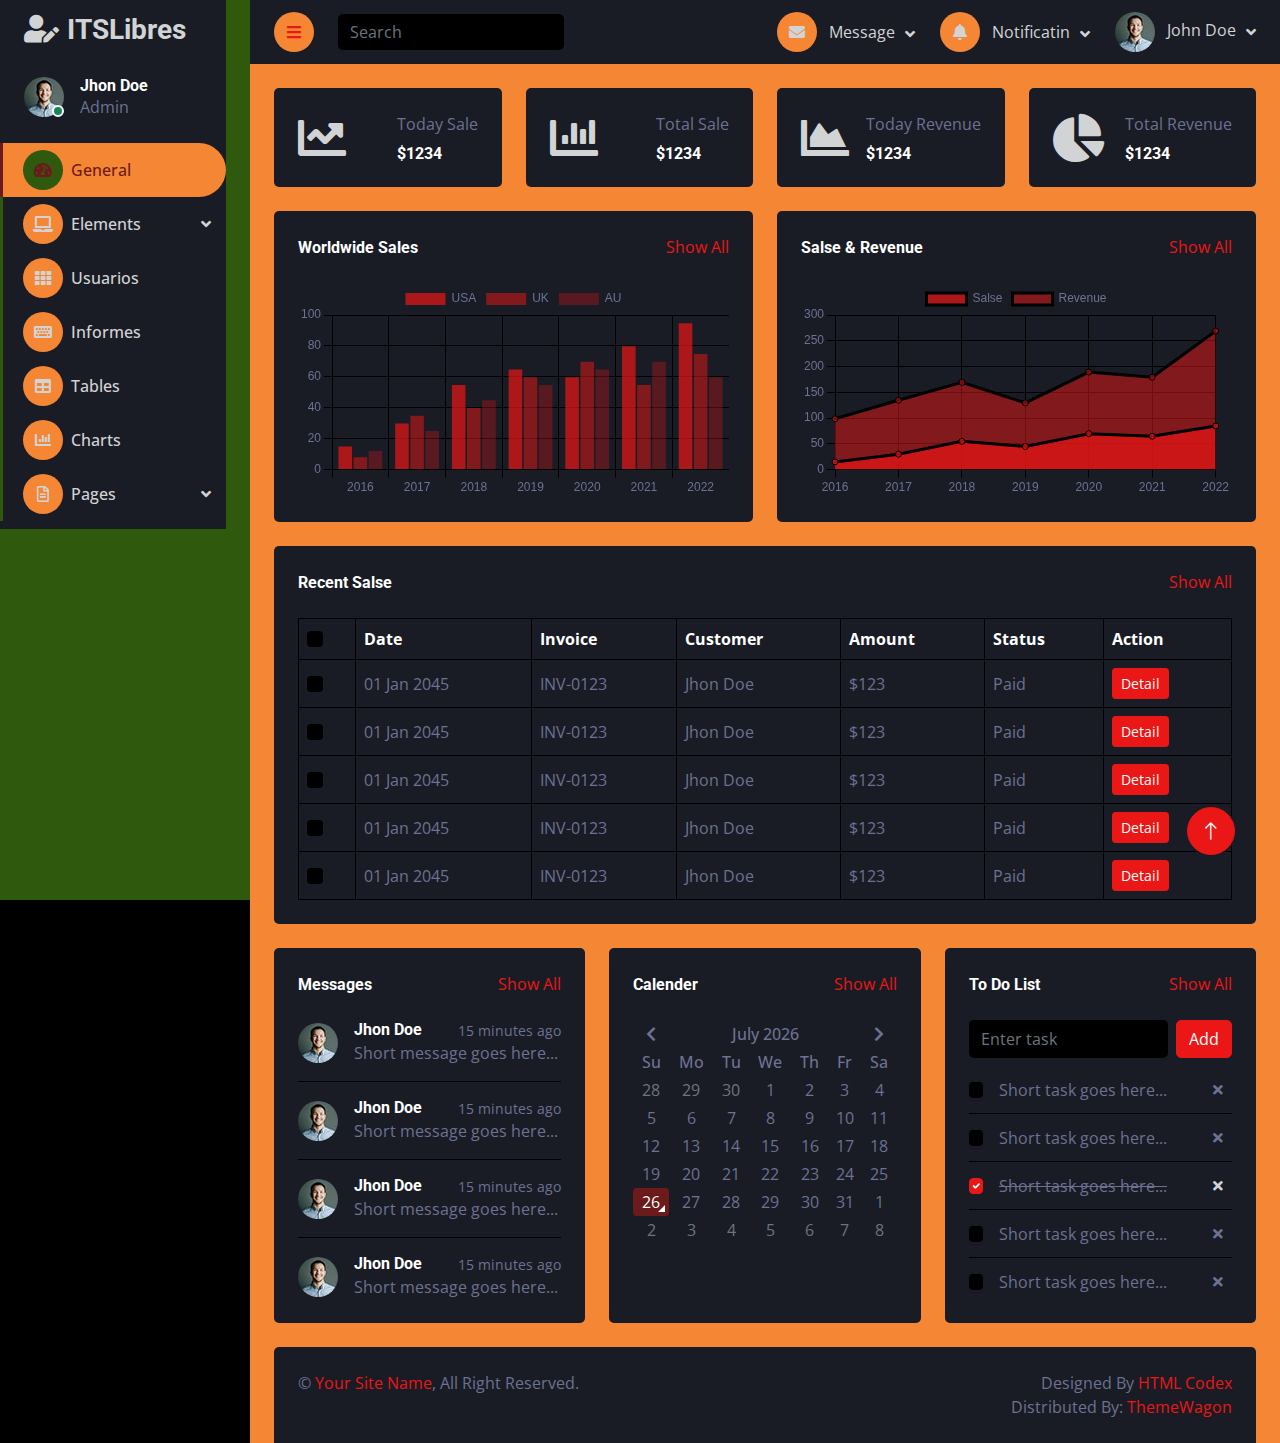
<file: index.html>
<!DOCTYPE html>
<html lang="en">

<head>
    <meta charset="utf-8">
    <title>Inventario ITSLibres</title>
    <meta content="width=device-width, initial-scale=1.0" name="viewport">
    <meta content="" name="keywords">
    <meta content="" name="description">

    <!-- Favicon -->
    <link href="img/favicon.ico" rel="icon">

    <!-- Google Web Fonts -->
    <link rel="preconnect" href="https://fonts.googleapis.com">
    <link rel="preconnect" href="https://fonts.gstatic.com" crossorigin>
    <link href="https://fonts.googleapis.com/css2?family=Open+Sans:wght@400;600&family=Roboto:wght@500;700&display=swap" rel="stylesheet"> 
    
    <!-- Icon Font Stylesheet -->
    <link href="https://cdnjs.cloudflare.com/ajax/libs/font-awesome/5.10.0/css/all.min.css" rel="stylesheet">
    <link href="https://cdn.jsdelivr.net/npm/bootstrap-icons@1.4.1/font/bootstrap-icons.css" rel="stylesheet">

    <!-- Libraries Stylesheet -->
    <link href="lib/owlcarousel/assets/owl.carousel.min.css" rel="stylesheet">
    <link href="lib/tempusdominus/css/tempusdominus-bootstrap-4.min.css" rel="stylesheet" />

    <!-- Customized Bootstrap Stylesheet -->
    <link href="css/bootstrap.min.css" rel="stylesheet">

    <!-- Template Stylesheet -->
    <link href="css/style.css" rel="stylesheet">
</head>

<body>
    <div class="container-fluid position-relative d-flex p-0">
        <!-- Spinner Start -->
        <div id="spinner" class="show bg-dark position-fixed translate-middle w-100 vh-100 top-50 start-50 d-flex align-items-center justify-content-center">
            <div class="spinner-border text-primary" style="width: 3rem; height: 3rem;" role="status">
                <span class="sr-only">Loading...</span>
            </div>
        </div>
        <!-- Spinner End -->


        <!-- Sidebar Start -->
        <div class="sidebar pe-4 pb-3">
            <nav class="navbar bg-secondary navbar-dark">
                <a href="index.html" class="navbar-brand mx-4 mb-3">
                    <h3 class="text-primary"><i class="fa fa-user-edit me-2"></i>ITSLibres</h3>
                </a>
                <div class="d-flex align-items-center ms-4 mb-4">
                    <div class="position-relative">
                        <img class="rounded-circle" src="img/user.jpg" alt="" style="width: 40px; height: 40px;">
                        <div class="bg-success rounded-circle border border-2 border-white position-absolute end-0 bottom-0 p-1"></div>
                    </div>
                    <div class="ms-3">
                        <h6 class="mb-0">Jhon Doe</h6>
                        <span>Admin</span>
                    </div>
                </div>
                <div class="navbar-nav w-100">
                    <a href="index.html" class="nav-item nav-link active"><i class="fa fa-tachometer-alt me-2"></i>General</a>
                    <div class="nav-item dropdown">
                        <a href="#" class="nav-link dropdown-toggle" data-bs-toggle="dropdown"><i class="fa fa-laptop me-2"></i>Elements</a>
                        <div class="dropdown-menu bg-transparent border-0">
                            <a href="button.html" class="dropdown-item">Buttons</a>
                            <a href="typography.html" class="dropdown-item">Typography</a>
                            <a href="element.html" class="dropdown-item">Other Elements</a>
                        </div>
                    </div>
                    <a href="widget.html" class="nav-item nav-link"><i class="fa fa-th me-2"></i>Usuarios</a>
                    <a href="form.html" class="nav-item nav-link"><i class="fa fa-keyboard me-2"></i>Informes</a>
                    <a href="table.html" class="nav-item nav-link"><i class="fa fa-table me-2"></i>Tables</a>
                    <a href="chart.html" class="nav-item nav-link"><i class="fa fa-chart-bar me-2"></i>Charts</a>
                    <div class="nav-item dropdown">
                        <a href="#" class="nav-link dropdown-toggle" data-bs-toggle="dropdown"><i class="far fa-file-alt me-2"></i>Pages</a>
                        <div class="dropdown-menu bg-transparent border-0">
                            <a href="signin.html" class="dropdown-item">Sign In</a>
                            <a href="signup.html" class="dropdown-item">Sign Up</a>
                            <a href="404.html" class="dropdown-item">404 Error</a>
                            <a href="blank.html" class="dropdown-item">Blank Page</a>
                        </div>
                    </div>
                </div>
            </nav>
        </div>
        <!-- Sidebar End -->


        <!-- Content Start -->
        <div class="content">
            <!-- Navbar Start -->
            <nav class="navbar navbar-expand bg-secondary navbar-dark sticky-top px-4 py-0">
                <a href="index.html" class="navbar-brand d-flex d-lg-none me-4">
                    <h2 class="text-primary mb-0"><i class="fa fa-user-edit"></i></h2>
                </a>
                <a href="#" class="sidebar-toggler flex-shrink-0">
                    <i class="fa fa-bars"></i>
                </a>
                <form class="d-none d-md-flex ms-4">
                    <input class="form-control bg-dark border-0" type="search" placeholder="Search">
                </form>
                <div class="navbar-nav align-items-center ms-auto">
                    <div class="nav-item dropdown">
                        <a href="#" class="nav-link dropdown-toggle" data-bs-toggle="dropdown">
                            <i class="fa fa-envelope me-lg-2"></i>
                            <span class="d-none d-lg-inline-flex">Message</span>
                        </a>
                        <div class="dropdown-menu dropdown-menu-end bg-secondary border-0 rounded-0 rounded-bottom m-0">
                            <a href="#" class="dropdown-item">
                                <div class="d-flex align-items-center">
                                    <img class="rounded-circle" src="img/user.jpg" alt="" style="width: 40px; height: 40px;">
                                    <div class="ms-2">
                                        <h6 class="fw-normal mb-0">Jhon send you a message</h6>
                                        <small>15 minutes ago</small>
                                    </div>
                                </div>
                            </a>
                            <hr class="dropdown-divider">
                            <a href="#" class="dropdown-item">
                                <div class="d-flex align-items-center">
                                    <img class="rounded-circle" src="img/user.jpg" alt="" style="width: 40px; height: 40px;">
                                    <div class="ms-2">
                                        <h6 class="fw-normal mb-0">Jhon send you a message</h6>
                                        <small>15 minutes ago</small>
                                    </div>
                                </div>
                            </a>
                            <hr class="dropdown-divider">
                            <a href="#" class="dropdown-item">
                                <div class="d-flex align-items-center">
                                    <img class="rounded-circle" src="img/user.jpg" alt="" style="width: 40px; height: 40px;">
                                    <div class="ms-2">
                                        <h6 class="fw-normal mb-0">Jhon send you a message</h6>
                                        <small>15 minutes ago</small>
                                    </div>
                                </div>
                            </a>
                            <hr class="dropdown-divider">
                            <a href="#" class="dropdown-item text-center">See all message</a>
                        </div>
                    </div>
                    <div class="nav-item dropdown">
                        <a href="#" class="nav-link dropdown-toggle" data-bs-toggle="dropdown">
                            <i class="fa fa-bell me-lg-2"></i>
                            <span class="d-none d-lg-inline-flex">Notificatin</span>
                        </a>
                        <div class="dropdown-menu dropdown-menu-end bg-secondary border-0 rounded-0 rounded-bottom m-0">
                            <a href="#" class="dropdown-item">
                                <h6 class="fw-normal mb-0">Profile updated</h6>
                                <small>15 minutes ago</small>
                            </a>
                            <hr class="dropdown-divider">
                            <a href="#" class="dropdown-item">
                                <h6 class="fw-normal mb-0">New user added</h6>
                                <small>15 minutes ago</small>
                            </a>
                            <hr class="dropdown-divider">
                            <a href="#" class="dropdown-item">
                                <h6 class="fw-normal mb-0">Password changed</h6>
                                <small>15 minutes ago</small>
                            </a>
                            <hr class="dropdown-divider">
                            <a href="#" class="dropdown-item text-center">See all notifications</a>
                        </div>
                    </div>
                    <div class="nav-item dropdown">
                        <a href="#" class="nav-link dropdown-toggle" data-bs-toggle="dropdown">
                            <img class="rounded-circle me-lg-2" src="img/user.jpg" alt="" style="width: 40px; height: 40px;">
                            <span class="d-none d-lg-inline-flex">John Doe</span>
                        </a>
                        <div class="dropdown-menu dropdown-menu-end bg-secondary border-0 rounded-0 rounded-bottom m-0">
                            <a href="#" class="dropdown-item">My Profile</a>
                            <a href="#" class="dropdown-item">Settings</a>
                            <a href="#" class="dropdown-item">Log Out</a>
                        </div>
                    </div>
                </div>
            </nav>
            <!-- Navbar End -->


            <!-- Sale & Revenue Start -->
            <div class="container-fluid pt-4 px-4">
                <div class="row g-4">
                    <div class="col-sm-6 col-xl-3">
                        <div class="bg-secondary rounded d-flex align-items-center justify-content-between p-4">
                            <i class="fa fa-chart-line fa-3x text-primary"></i>
                            <div class="ms-3">
                                <p class="mb-2">Today Sale</p>
                                <h6 class="mb-0">$1234</h6>
                            </div>
                        </div>
                    </div>
                    <div class="col-sm-6 col-xl-3">
                        <div class="bg-secondary rounded d-flex align-items-center justify-content-between p-4">
                            <i class="fa fa-chart-bar fa-3x text-primary"></i>
                            <div class="ms-3">
                                <p class="mb-2">Total Sale</p>
                                <h6 class="mb-0">$1234</h6>
                            </div>
                        </div>
                    </div>
                    <div class="col-sm-6 col-xl-3">
                        <div class="bg-secondary rounded d-flex align-items-center justify-content-between p-4">
                            <i class="fa fa-chart-area fa-3x text-primary"></i>
                            <div class="ms-3">
                                <p class="mb-2">Today Revenue</p>
                                <h6 class="mb-0">$1234</h6>
                            </div>
                        </div>
                    </div>
                    <div class="col-sm-6 col-xl-3">
                        <div class="bg-secondary rounded d-flex align-items-center justify-content-between p-4">
                            <i class="fa fa-chart-pie fa-3x text-primary"></i>
                            <div class="ms-3">
                                <p class="mb-2">Total Revenue</p>
                                <h6 class="mb-0">$1234</h6>
                            </div>
                        </div>
                    </div>
                </div>
            </div>
            <!-- Sale & Revenue End -->


            <!-- Sales Chart Start -->
            <div class="container-fluid pt-4 px-4">
                <div class="row g-4">
                    <div class="col-sm-12 col-xl-6">
                        <div class="bg-secondary text-center rounded p-4">
                            <div class="d-flex align-items-center justify-content-between mb-4">
                                <h6 class="mb-0">Worldwide Sales</h6>
                                <a href="">Show All</a>
                            </div>
                            <canvas id="worldwide-sales"></canvas>
                        </div>
                    </div>
                    <div class="col-sm-12 col-xl-6">
                        <div class="bg-secondary text-center rounded p-4">
                            <div class="d-flex align-items-center justify-content-between mb-4">
                                <h6 class="mb-0">Salse & Revenue</h6>
                                <a href="">Show All</a>
                            </div>
                            <canvas id="salse-revenue"></canvas>
                        </div>
                    </div>
                </div>
            </div>
            <!-- Sales Chart End -->


            <!-- Recent Sales Start -->
            <div class="container-fluid pt-4 px-4">
                <div class="bg-secondary text-center rounded p-4">
                    <div class="d-flex align-items-center justify-content-between mb-4">
                        <h6 class="mb-0">Recent Salse</h6>
                        <a href="">Show All</a>
                    </div>
                    <div class="table-responsive">
                        <table class="table text-start align-middle table-bordered table-hover mb-0">
                            <thead>
                                <tr class="text-white">
                                    <th scope="col"><input class="form-check-input" type="checkbox"></th>
                                    <th scope="col">Date</th>
                                    <th scope="col">Invoice</th>
                                    <th scope="col">Customer</th>
                                    <th scope="col">Amount</th>
                                    <th scope="col">Status</th>
                                    <th scope="col">Action</th>
                                </tr>
                            </thead>
                            <tbody>
                                <tr>
                                    <td><input class="form-check-input" type="checkbox"></td>
                                    <td>01 Jan 2045</td>
                                    <td>INV-0123</td>
                                    <td>Jhon Doe</td>
                                    <td>$123</td>
                                    <td>Paid</td>
                                    <td><a class="btn btn-sm btn-primary" href="">Detail</a></td>
                                </tr>
                                <tr>
                                    <td><input class="form-check-input" type="checkbox"></td>
                                    <td>01 Jan 2045</td>
                                    <td>INV-0123</td>
                                    <td>Jhon Doe</td>
                                    <td>$123</td>
                                    <td>Paid</td>
                                    <td><a class="btn btn-sm btn-primary" href="">Detail</a></td>
                                </tr>
                                <tr>
                                    <td><input class="form-check-input" type="checkbox"></td>
                                    <td>01 Jan 2045</td>
                                    <td>INV-0123</td>
                                    <td>Jhon Doe</td>
                                    <td>$123</td>
                                    <td>Paid</td>
                                    <td><a class="btn btn-sm btn-primary" href="">Detail</a></td>
                                </tr>
                                <tr>
                                    <td><input class="form-check-input" type="checkbox"></td>
                                    <td>01 Jan 2045</td>
                                    <td>INV-0123</td>
                                    <td>Jhon Doe</td>
                                    <td>$123</td>
                                    <td>Paid</td>
                                    <td><a class="btn btn-sm btn-primary" href="">Detail</a></td>
                                </tr>
                                <tr>
                                    <td><input class="form-check-input" type="checkbox"></td>
                                    <td>01 Jan 2045</td>
                                    <td>INV-0123</td>
                                    <td>Jhon Doe</td>
                                    <td>$123</td>
                                    <td>Paid</td>
                                    <td><a class="btn btn-sm btn-primary" href="">Detail</a></td>
                                </tr>
                            </tbody>
                        </table>
                    </div>
                </div>
            </div>
            <!-- Recent Sales End -->


            <!-- Widgets Start -->
            <div class="container-fluid pt-4 px-4">
                <div class="row g-4">
                    <div class="col-sm-12 col-md-6 col-xl-4">
                        <div class="h-100 bg-secondary rounded p-4">
                            <div class="d-flex align-items-center justify-content-between mb-2">
                                <h6 class="mb-0">Messages</h6>
                                <a href="">Show All</a>
                            </div>
                            <div class="d-flex align-items-center border-bottom py-3">
                                <img class="rounded-circle flex-shrink-0" src="img/user.jpg" alt="" style="width: 40px; height: 40px;">
                                <div class="w-100 ms-3">
                                    <div class="d-flex w-100 justify-content-between">
                                        <h6 class="mb-0">Jhon Doe</h6>
                                        <small>15 minutes ago</small>
                                    </div>
                                    <span>Short message goes here...</span>
                                </div>
                            </div>
                            <div class="d-flex align-items-center border-bottom py-3">
                                <img class="rounded-circle flex-shrink-0" src="img/user.jpg" alt="" style="width: 40px; height: 40px;">
                                <div class="w-100 ms-3">
                                    <div class="d-flex w-100 justify-content-between">
                                        <h6 class="mb-0">Jhon Doe</h6>
                                        <small>15 minutes ago</small>
                                    </div>
                                    <span>Short message goes here...</span>
                                </div>
                            </div>
                            <div class="d-flex align-items-center border-bottom py-3">
                                <img class="rounded-circle flex-shrink-0" src="img/user.jpg" alt="" style="width: 40px; height: 40px;">
                                <div class="w-100 ms-3">
                                    <div class="d-flex w-100 justify-content-between">
                                        <h6 class="mb-0">Jhon Doe</h6>
                                        <small>15 minutes ago</small>
                                    </div>
                                    <span>Short message goes here...</span>
                                </div>
                            </div>
                            <div class="d-flex align-items-center pt-3">
                                <img class="rounded-circle flex-shrink-0" src="img/user.jpg" alt="" style="width: 40px; height: 40px;">
                                <div class="w-100 ms-3">
                                    <div class="d-flex w-100 justify-content-between">
                                        <h6 class="mb-0">Jhon Doe</h6>
                                        <small>15 minutes ago</small>
                                    </div>
                                    <span>Short message goes here...</span>
                                </div>
                            </div>
                        </div>
                    </div>
                    <div class="col-sm-12 col-md-6 col-xl-4">
                        <div class="h-100 bg-secondary rounded p-4">
                            <div class="d-flex align-items-center justify-content-between mb-4">
                                <h6 class="mb-0">Calender</h6>
                                <a href="">Show All</a>
                            </div>
                            <div id="calender"></div>
                        </div>
                    </div>
                    <div class="col-sm-12 col-md-6 col-xl-4">
                        <div class="h-100 bg-secondary rounded p-4">
                            <div class="d-flex align-items-center justify-content-between mb-4">
                                <h6 class="mb-0">To Do List</h6>
                                <a href="">Show All</a>
                            </div>
                            <div class="d-flex mb-2">
                                <input class="form-control bg-dark border-0" type="text" placeholder="Enter task">
                                <button type="button" class="btn btn-primary ms-2">Add</button>
                            </div>
                            <div class="d-flex align-items-center border-bottom py-2">
                                <input class="form-check-input m-0" type="checkbox">
                                <div class="w-100 ms-3">
                                    <div class="d-flex w-100 align-items-center justify-content-between">
                                        <span>Short task goes here...</span>
                                        <button class="btn btn-sm"><i class="fa fa-times"></i></button>
                                    </div>
                                </div>
                            </div>
                            <div class="d-flex align-items-center border-bottom py-2">
                                <input class="form-check-input m-0" type="checkbox">
                                <div class="w-100 ms-3">
                                    <div class="d-flex w-100 align-items-center justify-content-between">
                                        <span>Short task goes here...</span>
                                        <button class="btn btn-sm"><i class="fa fa-times"></i></button>
                                    </div>
                                </div>
                            </div>
                            <div class="d-flex align-items-center border-bottom py-2">
                                <input class="form-check-input m-0" type="checkbox" checked>
                                <div class="w-100 ms-3">
                                    <div class="d-flex w-100 align-items-center justify-content-between">
                                        <span><del>Short task goes here...</del></span>
                                        <button class="btn btn-sm text-primary"><i class="fa fa-times"></i></button>
                                    </div>
                                </div>
                            </div>
                            <div class="d-flex align-items-center border-bottom py-2">
                                <input class="form-check-input m-0" type="checkbox">
                                <div class="w-100 ms-3">
                                    <div class="d-flex w-100 align-items-center justify-content-between">
                                        <span>Short task goes here...</span>
                                        <button class="btn btn-sm"><i class="fa fa-times"></i></button>
                                    </div>
                                </div>
                            </div>
                            <div class="d-flex align-items-center pt-2">
                                <input class="form-check-input m-0" type="checkbox">
                                <div class="w-100 ms-3">
                                    <div class="d-flex w-100 align-items-center justify-content-between">
                                        <span>Short task goes here...</span>
                                        <button class="btn btn-sm"><i class="fa fa-times"></i></button>
                                    </div>
                                </div>
                            </div>
                        </div>
                    </div>
                </div>
            </div>
            <!-- Widgets End -->


            <!-- Footer Start -->
            <div class="container-fluid pt-4 px-4">
                <div class="bg-secondary rounded-top p-4">
                    <div class="row">
                        <div class="col-12 col-sm-6 text-center text-sm-start">
                            &copy; <a href="#">Your Site Name</a>, All Right Reserved. 
                        </div>
                        <div class="col-12 col-sm-6 text-center text-sm-end">
                            <!--/*** This template is free as long as you keep the footer author’s credit link/attribution link/backlink. If you'd like to use the template without the footer author’s credit link/attribution link/backlink, you can purchase the Credit Removal License from "https://htmlcodex.com/credit-removal". Thank you for your support. ***/-->
                            Designed By <a href="https://htmlcodex.com">HTML Codex</a>
                            <br>Distributed By: <a href="https://themewagon.com" target="_blank">ThemeWagon</a>
                        </div>
                    </div>
                </div>
            </div>
            <!-- Footer End -->
        </div>
        <!-- Content End -->


        <!-- Back to Top -->
        <a href="#" class="btn btn-lg btn-primary btn-lg-square back-to-top"><i class="bi bi-arrow-up"></i></a>
    </div>

    <!-- JavaScript Libraries -->
    <script src="https://code.jquery.com/jquery-3.4.1.min.js"></script>
    <script src="https://cdn.jsdelivr.net/npm/bootstrap@5.0.0/dist/js/bootstrap.bundle.min.js"></script>
    <script src="lib/chart/chart.min.js"></script>
    <script src="lib/easing/easing.min.js"></script>
    <script src="lib/waypoints/waypoints.min.js"></script>
    <script src="lib/owlcarousel/owl.carousel.min.js"></script>
    <script src="lib/tempusdominus/js/moment.min.js"></script>
    <script src="lib/tempusdominus/js/moment-timezone.min.js"></script>
    <script src="lib/tempusdominus/js/tempusdominus-bootstrap-4.min.js"></script>

    <!-- Template Javascript -->
    <script src="js/main.js"></script>
</body>

</html>
</file>
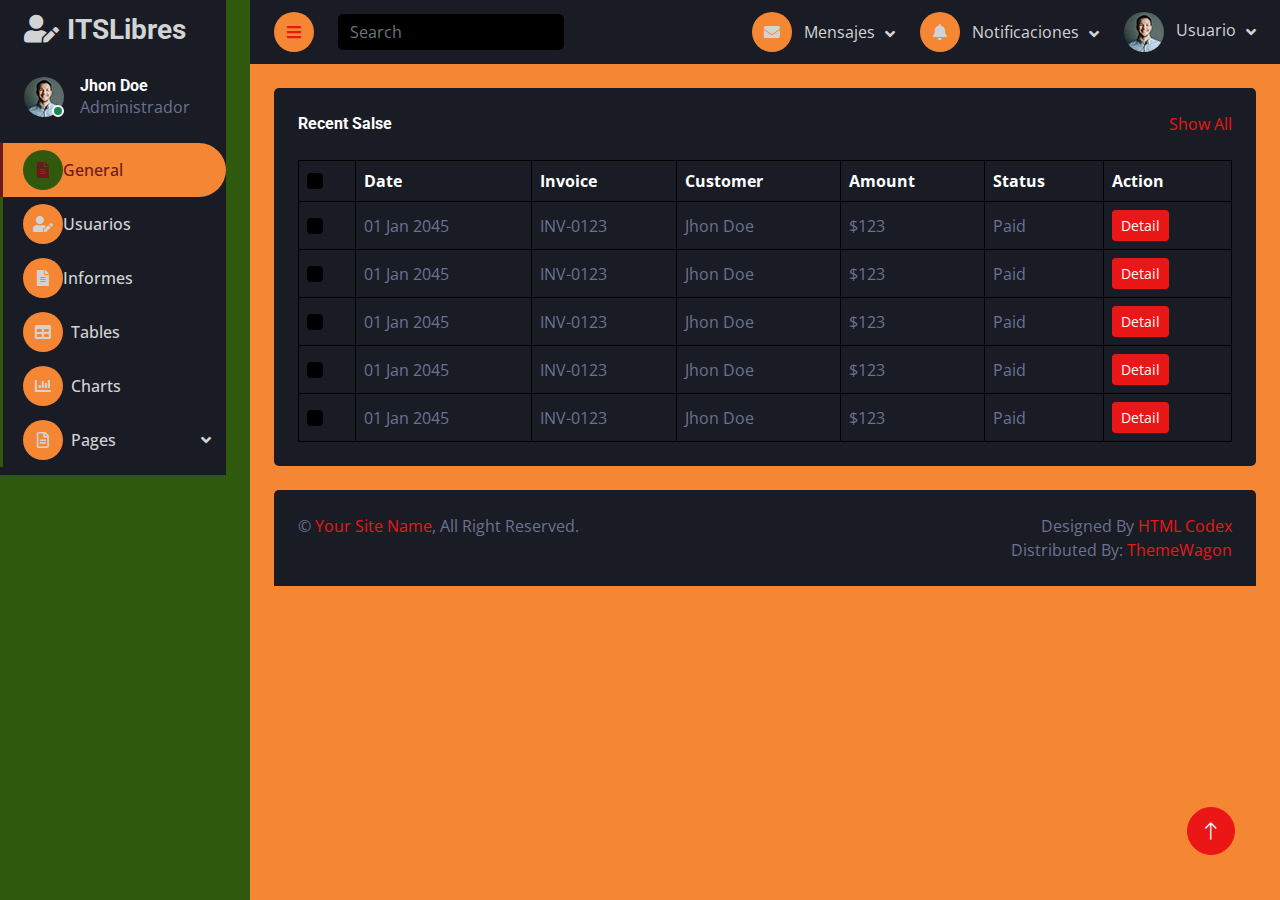
<file: pages/index.html>
<!DOCTYPE html>
<html lang="en">

<head>
    <meta charset="utf-8">
    <title>Inventario ITSLibres</title>
    <meta content="width=device-width, initial-scale=1.0" name="viewport">
    <meta content="" name="keywords">
    <meta content="" name="description">

    <!-- Favicon -->
    <link href="../img/favicon.ico" rel="icon">

    <!-- Google Web Fonts -->
    <link rel="preconnect" href="https://fonts.googleapis.com">
    <link rel="preconnect" href="https://fonts.gstatic.com" crossorigin>
    <link href="https://fonts.googleapis.com/css2?family=Open+Sans:wght@400;600&family=Roboto:wght@500;700&display=swap" rel="stylesheet"> 
    
    <!-- Icon Font Stylesheet -->
    <link href="https://cdnjs.cloudflare.com/ajax/libs/font-awesome/5.10.0/css/all.min.css" rel="stylesheet">
    <link href="https://cdn.jsdelivr.net/npm/bootstrap-icons@1.4.1/font/bootstrap-icons.css" rel="stylesheet">

     <!-- Libraries Stylesheet -->
     <link href="../lib/owlcarousel/assets/owl.carousel.min.css" rel="stylesheet">
     <link href="../lib/tempusdominus/css/tempusdominus-bootstrap-4.min.css" rel="stylesheet" />
 
     <!-- Customized Bootstrap Stylesheet -->
     <link href="../css/bootstrap.min.css" rel="stylesheet">
 
     <!-- Template Stylesheet -->
     <link href="../css/style.css" rel="stylesheet">
</head>

<body>
    <div class="container-fluid position-relative d-flex p-0">
        <!-- Spinner Start -->
        <div id="spinner" class="show bg-dark position-fixed translate-middle w-100 vh-100 top-50 start-50 d-flex align-items-center justify-content-center">
            <div class="spinner-border text-primary" style="width: 3rem; height: 3rem;" role="status">
                <span class="sr-only">Loading...</span>
            </div>
        </div>
        <!-- Spinner End -->


        <!-- Sidebar Start -->
        <div class="sidebar pe-4 pb-3">
            <nav class="navbar bg-secondary navbar-dark">
                <a href="index.html" class="navbar-brand mx-4 mb-3">
                    <h3 class="text-primary"><i class="fa fa-user-edit me-2"></i>ITSLibres</h3>
                </a>
                <div class="d-flex align-items-center ms-4 mb-4">
                    <div class="position-relative">
                        <img class="rounded-circle" src="../img/user.jpg" alt="" style="width: 40px; height: 40px;">
                        <div class="bg-success rounded-circle border border-2 border-white position-absolute end-0 bottom-0 p-1"></div>
                    </div>
                    <div class="ms-3">
                        <h6 class="mb-0">Jhon Doe</h6>
                        <span>Administrador</span>
                    </div>
                </div>
                <div class="navbar-nav w-100">
                    <a href="index.html" class="nav-item nav-link active"><i class="fa fa-file-alt"></i>General</a>
                    <a href="widget.html" class="nav-item nav-link"><i class="fa fa-user-edit"></i>Usuarios</a>
                    <a href="form.html" class="nav-item nav-link"><i class="fa fa-file-alt"></i>Informes</a>
                    <a href="table.html" class="nav-item nav-link"><i class="fa fa-table me-2"></i>Tables</a>
                    <a href="chart.html" class="nav-item nav-link"><i class="fa fa-chart-bar me-2"></i>Charts</a>
                    <div class="nav-item dropdown">
                        <a href="#" class="nav-link dropdown-toggle" data-bs-toggle="dropdown"><i class="far fa-file-alt me-2"></i>Pages</a>
                        <div class="dropdown-menu bg-transparent border-0">
                            <a href="signin.html" class="dropdown-item">Sign In</a>
                            <a href="signup.html" class="dropdown-item">Sign Up</a>
                            <a href="404.html" class="dropdown-item">404 Error</a>
                            <a href="blank.html" class="dropdown-item">Blank Page</a>
                        </div>
                    </div>
                </div>
            </nav>
        </div>
        <!-- Sidebar End -->


        <!-- Content Start -->
        <div class="content">
            <!-- Navbar Start -->
            <nav class="navbar navbar-expand bg-secondary navbar-dark sticky-top px-4 py-0">
                <a href="index.html" class="navbar-brand d-flex d-lg-none me-4">
                    <h2 class="text-primary mb-0"><i class="fa fa-user-edit"></i></h2>
                </a>
                <a href="#" class="sidebar-toggler flex-shrink-0">
                    <i class="fa fa-bars"></i>
                </a>
                <form class="d-none d-md-flex ms-4">
                    <input class="form-control bg-dark border-0" type="search" placeholder="Search">
                </form>
                <div class="navbar-nav align-items-center ms-auto">
                    <div class="nav-item dropdown">
                        <a href="#" class="nav-link dropdown-toggle" data-bs-toggle="dropdown">
                            <i class="fa fa-envelope me-lg-2"></i>
                            <span class="d-none d-lg-inline-flex">Mensajes</span>
                        </a>
                        <div class="dropdown-menu dropdown-menu-end bg-secondary border-0 rounded-0 rounded-bottom m-0">
                            <a href="#" class="dropdown-item">
                                <div class="d-flex align-items-center">
                                    <img class="rounded-circle" src="../img/user.jpg" alt="" style="width: 40px; height: 40px;">
                                    <div class="ms-2">
                                        <h6 class="fw-normal mb-0">Jhon send you a message</h6>
                                        <small>15 minutes ago</small>
                                    </div>
                                </div>
                            </a>
                            <hr class="dropdown-divider">
                            <a href="#" class="dropdown-item">
                                <div class="d-flex align-items-center">
                                    <img class="rounded-circle" src="../img/user.jpg" alt="" style="width: 40px; height: 40px;">
                                    <div class="ms-2">
                                        <h6 class="fw-normal mb-0">Jhon send you a message</h6>
                                        <small>15 minutes ago</small>
                                    </div>
                                </div>
                            </a>
                            <hr class="dropdown-divider">
                            <a href="#" class="dropdown-item">
                                <div class="d-flex align-items-center">
                                    <img class="rounded-circle" src="../img/user.jpg" alt="" style="width: 40px; height: 40px;">
                                    <div class="ms-2">
                                        <h6 class="fw-normal mb-0">Jhon send you a message</h6>
                                        <small>15 minutes ago</small>
                                    </div>
                                </div>
                            </a>
                            <hr class="dropdown-divider">
                            <a href="#" class="dropdown-item text-center">See all message</a>
                        </div>
                    </div>
                    <div class="nav-item dropdown">
                        <a href="#" class="nav-link dropdown-toggle" data-bs-toggle="dropdown">
                            <i class="fa fa-bell me-lg-2"></i>
                            <span class="d-none d-lg-inline-flex">Notificaciones</span>
                        </a>
                        <div class="dropdown-menu dropdown-menu-end bg-secondary border-0 rounded-0 rounded-bottom m-0">
                            <a href="#" class="dropdown-item">
                                <h6 class="fw-normal mb-0">Profile updated</h6>
                                <small>15 minutes ago</small>
                            </a>
                            <hr class="dropdown-divider">
                            <a href="#" class="dropdown-item">
                                <h6 class="fw-normal mb-0">New user added</h6>
                                <small>15 minutes ago</small>
                            </a>
                            <hr class="dropdown-divider">
                            <a href="#" class="dropdown-item">
                                <h6 class="fw-normal mb-0">Password changed</h6>
                                <small>15 minutes ago</small>
                            </a>
                            <hr class="dropdown-divider">
                            <a href="#" class="dropdown-item text-center">See all notifications</a>
                        </div>
                    </div>
                    <div class="nav-item dropdown">
                        <a href="#" class="nav-link dropdown-toggle" data-bs-toggle="dropdown">
                            <img class="rounded-circle me-lg-2" src="../img/user.jpg" alt="" style="width: 40px; height: 40px;">
                            <span class="d-none d-lg-inline-flex">Usuario</span>
                        </a>
                        <div class="dropdown-menu dropdown-menu-end bg-secondary border-0 rounded-0 rounded-bottom m-0">
                            <a href="#" class="dropdown-item">My Profile</a>
                            <a href="#" class="dropdown-item">Configuración</a>
                            <a href="#" class="dropdown-item">Cerrar Sesión</a>
                        </div>
                    </div>
                </div>
            </nav>
            <!-- Navbar End -->

            <!-- Recent Sales Start -->
            <div class="container-fluid pt-4 px-4">
                <div class="bg-secondary text-center rounded p-4">
                    <div class="d-flex align-items-center justify-content-between mb-4">
                        <h6 class="mb-0">Recent Salse</h6>
                        <a href="">Show All</a>
                    </div>
                    <div class="table-responsive">
                        <table class="table text-start align-middle table-bordered table-hover mb-0">
                            <thead>
                                <tr class="text-white">
                                    <th scope="col"><input class="form-check-input" type="checkbox"></th>
                                    <th scope="col">Date</th>
                                    <th scope="col">Invoice</th>
                                    <th scope="col">Customer</th>
                                    <th scope="col">Amount</th>
                                    <th scope="col">Status</th>
                                    <th scope="col">Action</th>
                                </tr>
                            </thead>
                            <tbody>
                                <tr>
                                    <td><input class="form-check-input" type="checkbox"></td>
                                    <td>01 Jan 2045</td>
                                    <td>INV-0123</td>
                                    <td>Jhon Doe</td>
                                    <td>$123</td>
                                    <td>Paid</td>
                                    <td><a class="btn btn-sm btn-primary" href="">Detail</a></td>
                                </tr>
                                <tr>
                                    <td><input class="form-check-input" type="checkbox"></td>
                                    <td>01 Jan 2045</td>
                                    <td>INV-0123</td>
                                    <td>Jhon Doe</td>
                                    <td>$123</td>
                                    <td>Paid</td>
                                    <td><a class="btn btn-sm btn-primary" href="">Detail</a></td>
                                </tr>
                                <tr>
                                    <td><input class="form-check-input" type="checkbox"></td>
                                    <td>01 Jan 2045</td>
                                    <td>INV-0123</td>
                                    <td>Jhon Doe</td>
                                    <td>$123</td>
                                    <td>Paid</td>
                                    <td><a class="btn btn-sm btn-primary" href="">Detail</a></td>
                                </tr>
                                <tr>
                                    <td><input class="form-check-input" type="checkbox"></td>
                                    <td>01 Jan 2045</td>
                                    <td>INV-0123</td>
                                    <td>Jhon Doe</td>
                                    <td>$123</td>
                                    <td>Paid</td>
                                    <td><a class="btn btn-sm btn-primary" href="">Detail</a></td>
                                </tr>
                                <tr>
                                    <td><input class="form-check-input" type="checkbox"></td>
                                    <td>01 Jan 2045</td>
                                    <td>INV-0123</td>
                                    <td>Jhon Doe</td>
                                    <td>$123</td>
                                    <td>Paid</td>
                                    <td><a class="btn btn-sm btn-primary" href="">Detail</a></td>
                                </tr>
                            </tbody>
                        </table>
                    </div>
                </div>
            </div>
            <!-- Recent Sales End -->
            <!-- Footer Start -->
            <div class="container-fluid pt-4 px-4">
                <div class="bg-secondary rounded-top p-4">
                    <div class="row">
                        <div class="col-12 col-sm-6 text-center text-sm-start">
                            &copy; <a href="#">Your Site Name</a>, All Right Reserved. 
                        </div>
                        <div class="col-12 col-sm-6 text-center text-sm-end">
                            <!--/*** This template is free as long as you keep the footer author’s credit link/attribution link/backlink. If you'd like to use the template without the footer author’s credit link/attribution link/backlink, you can purchase the Credit Removal License from "https://htmlcodex.com/credit-removal". Thank you for your support. ***/-->
                            Designed By <a href="https://htmlcodex.com">HTML Codex</a>
                            <br>Distributed By: <a href="https://themewagon.com" target="_blank">ThemeWagon</a>
                        </div>
                    </div>
                </div>
            </div>
            <!-- Footer End -->
        </div>
        <!-- Content End -->


        <!-- Back to Top -->
        <a href="#" class="btn btn-lg btn-primary btn-lg-square back-to-top"><i class="bi bi-arrow-up"></i></a>
    </div>

    <!-- JavaScript Libraries -->
    <script src="https://code.jquery.com/jquery-3.4.1.min.js"></script>
    <script src="https://cdn.jsdelivr.net/npm/bootstrap@5.0.0/dist/js/bootstrap.bundle.min.js"></script>
    <script src="../lib/chart/chart.min.js"></script>
    <script src="../lib/easing/easing.min.js"></script>
    <script src="../lib/waypoints/waypoints.min.js"></script>
    <script src="../lib/owlcarousel/owl.carousel.min.js"></script>
    <script src="../lib/tempusdominus/js/moment.min.js"></script>
    <script src="../lib/tempusdominus/js/moment-timezone.min.js"></script>
    <script src="../lib/tempusdominus/js/tempusdominus-bootstrap-4.min.js"></script>

    <!-- Template Javascript -->
    <script src="../js/main.js"></script>
</body>

</html>
</file>
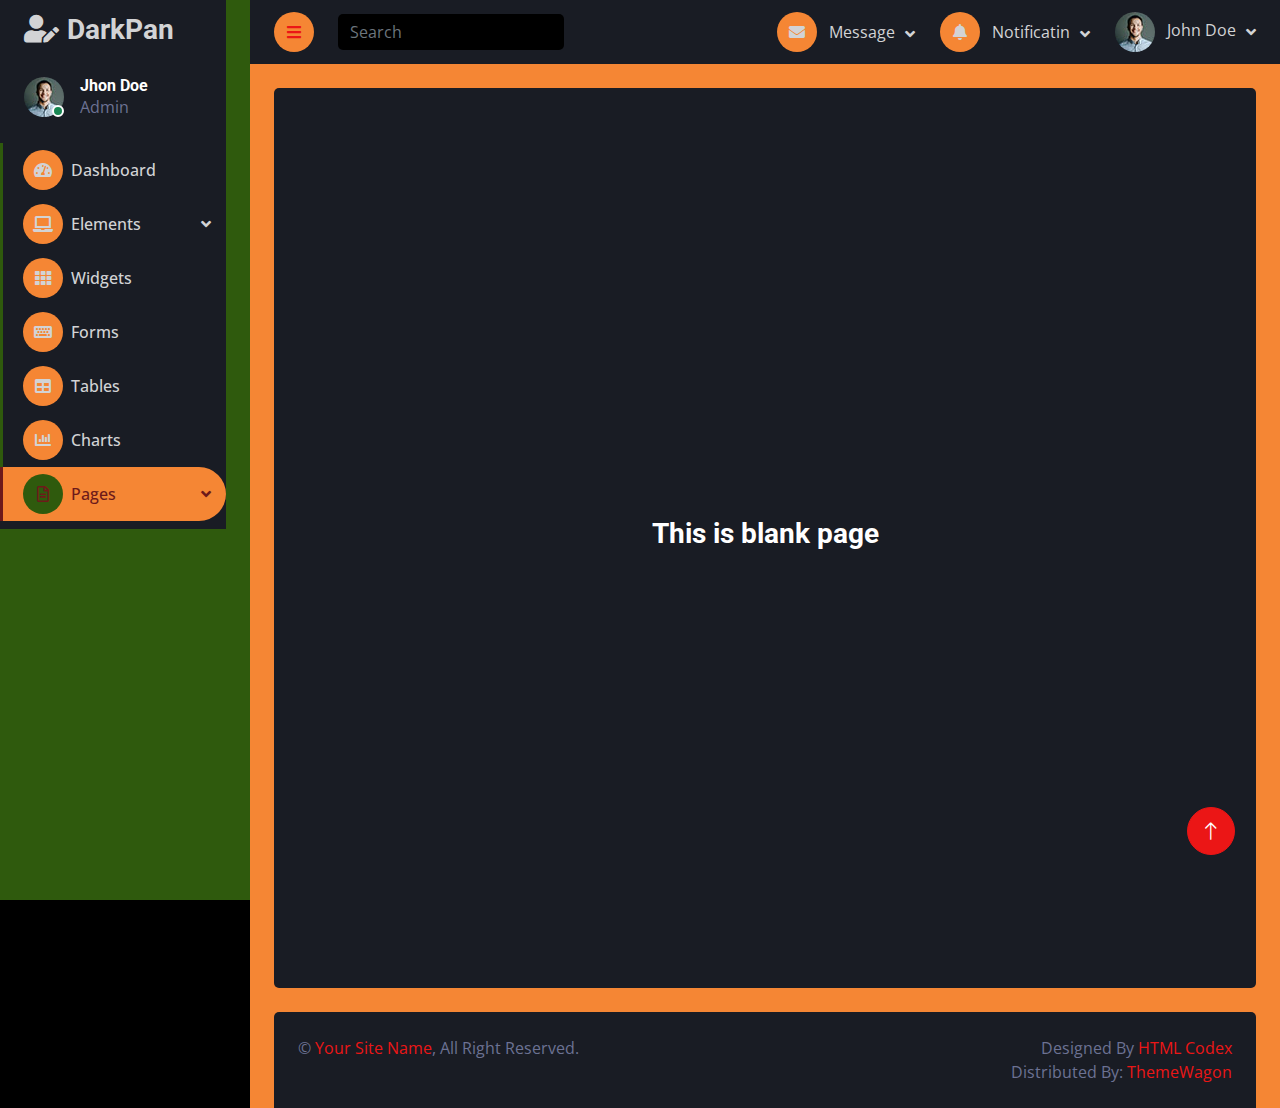
<file: blank.html>
<!DOCTYPE html>
<html lang="en">

<head>
    <meta charset="utf-8">
    <title>DarkPan - Bootstrap 5 Admin Template</title>
    <meta content="width=device-width, initial-scale=1.0" name="viewport">
    <meta content="" name="keywords">
    <meta content="" name="description">

    <!-- Favicon -->
    <link href="img/favicon.ico" rel="icon">

    <!-- Google Web Fonts -->
    <link rel="preconnect" href="https://fonts.googleapis.com">
    <link rel="preconnect" href="https://fonts.gstatic.com" crossorigin>
    <link href="https://fonts.googleapis.com/css2?family=Open+Sans:wght@400;600&family=Roboto:wght@500;700&display=swap" rel="stylesheet"> 
    
    <!-- Icon Font Stylesheet -->
    <link href="https://cdnjs.cloudflare.com/ajax/libs/font-awesome/5.10.0/css/all.min.css" rel="stylesheet">
    <link href="https://cdn.jsdelivr.net/npm/bootstrap-icons@1.4.1/font/bootstrap-icons.css" rel="stylesheet">

    <!-- Libraries Stylesheet -->
    <link href="lib/owlcarousel/assets/owl.carousel.min.css" rel="stylesheet">
    <link href="lib/tempusdominus/css/tempusdominus-bootstrap-4.min.css" rel="stylesheet" />

    <!-- Customized Bootstrap Stylesheet -->
    <link href="css/bootstrap.min.css" rel="stylesheet">

    <!-- Template Stylesheet -->
    <link href="css/style.css" rel="stylesheet">
</head>

<body>
    <div class="container-fluid position-relative d-flex p-0">
        <!-- Spinner Start -->
        <div id="spinner" class="show bg-dark position-fixed translate-middle w-100 vh-100 top-50 start-50 d-flex align-items-center justify-content-center">
            <div class="spinner-border text-primary" style="width: 3rem; height: 3rem;" role="status">
                <span class="sr-only">Loading...</span>
            </div>
        </div>
        <!-- Spinner End -->


        <!-- Sidebar Start -->
        <div class="sidebar pe-4 pb-3">
            <nav class="navbar bg-secondary navbar-dark">
                <a href="index.html" class="navbar-brand mx-4 mb-3">
                    <h3 class="text-primary"><i class="fa fa-user-edit me-2"></i>DarkPan</h3>
                </a>
                <div class="d-flex align-items-center ms-4 mb-4">
                    <div class="position-relative">
                        <img class="rounded-circle" src="img/user.jpg" alt="" style="width: 40px; height: 40px;">
                        <div class="bg-success rounded-circle border border-2 border-white position-absolute end-0 bottom-0 p-1"></div>
                    </div>
                    <div class="ms-3">
                        <h6 class="mb-0">Jhon Doe</h6>
                        <span>Admin</span>
                    </div>
                </div>
                <div class="navbar-nav w-100">
                    <a href="index.html" class="nav-item nav-link"><i class="fa fa-tachometer-alt me-2"></i>Dashboard</a>
                    <div class="nav-item dropdown">
                        <a href="#" class="nav-link dropdown-toggle" data-bs-toggle="dropdown"><i class="fa fa-laptop me-2"></i>Elements</a>
                        <div class="dropdown-menu bg-transparent border-0">
                            <a href="button.html" class="dropdown-item">Buttons</a>
                            <a href="typography.html" class="dropdown-item">Typography</a>
                            <a href="element.html" class="dropdown-item">Other Elements</a>
                        </div>
                    </div>
                    <a href="widget.html" class="nav-item nav-link"><i class="fa fa-th me-2"></i>Widgets</a>
                    <a href="form.html" class="nav-item nav-link"><i class="fa fa-keyboard me-2"></i>Forms</a>
                    <a href="table.html" class="nav-item nav-link"><i class="fa fa-table me-2"></i>Tables</a>
                    <a href="chart.html" class="nav-item nav-link"><i class="fa fa-chart-bar me-2"></i>Charts</a>
                    <div class="nav-item dropdown">
                        <a href="#" class="nav-link dropdown-toggle active" data-bs-toggle="dropdown"><i class="far fa-file-alt me-2"></i>Pages</a>
                        <div class="dropdown-menu bg-transparent border-0">
                            <a href="signin.html" class="dropdown-item">Sign In</a>
                            <a href="signup.html" class="dropdown-item">Sign Up</a>
                            <a href="404.html" class="dropdown-item">404 Error</a>
                            <a href="blank.html" class="dropdown-item active">Blank Page</a>
                        </div>
                    </div>
                </div>
            </nav>
        </div>
        <!-- Sidebar End -->


        <!-- Content Start -->
        <div class="content">
            <!-- Navbar Start -->
            <nav class="navbar navbar-expand bg-secondary navbar-dark sticky-top px-4 py-0">
                <a href="index.html" class="navbar-brand d-flex d-lg-none me-4">
                    <h2 class="text-primary mb-0"><i class="fa fa-user-edit"></i></h2>
                </a>
                <a href="#" class="sidebar-toggler flex-shrink-0">
                    <i class="fa fa-bars"></i>
                </a>
                <form class="d-none d-md-flex ms-4">
                    <input class="form-control bg-dark border-0" type="search" placeholder="Search">
                </form>
                <div class="navbar-nav align-items-center ms-auto">
                    <div class="nav-item dropdown">
                        <a href="#" class="nav-link dropdown-toggle" data-bs-toggle="dropdown">
                            <i class="fa fa-envelope me-lg-2"></i>
                            <span class="d-none d-lg-inline-flex">Message</span>
                        </a>
                        <div class="dropdown-menu dropdown-menu-end bg-secondary border-0 rounded-0 rounded-bottom m-0">
                            <a href="#" class="dropdown-item">
                                <div class="d-flex align-items-center">
                                    <img class="rounded-circle" src="img/user.jpg" alt="" style="width: 40px; height: 40px;">
                                    <div class="ms-2">
                                        <h6 class="fw-normal mb-0">Jhon send you a message</h6>
                                        <small>15 minutes ago</small>
                                    </div>
                                </div>
                            </a>
                            <hr class="dropdown-divider">
                            <a href="#" class="dropdown-item">
                                <div class="d-flex align-items-center">
                                    <img class="rounded-circle" src="img/user.jpg" alt="" style="width: 40px; height: 40px;">
                                    <div class="ms-2">
                                        <h6 class="fw-normal mb-0">Jhon send you a message</h6>
                                        <small>15 minutes ago</small>
                                    </div>
                                </div>
                            </a>
                            <hr class="dropdown-divider">
                            <a href="#" class="dropdown-item">
                                <div class="d-flex align-items-center">
                                    <img class="rounded-circle" src="img/user.jpg" alt="" style="width: 40px; height: 40px;">
                                    <div class="ms-2">
                                        <h6 class="fw-normal mb-0">Jhon send you a message</h6>
                                        <small>15 minutes ago</small>
                                    </div>
                                </div>
                            </a>
                            <hr class="dropdown-divider">
                            <a href="#" class="dropdown-item text-center">See all message</a>
                        </div>
                    </div>
                    <div class="nav-item dropdown">
                        <a href="#" class="nav-link dropdown-toggle" data-bs-toggle="dropdown">
                            <i class="fa fa-bell me-lg-2"></i>
                            <span class="d-none d-lg-inline-flex">Notificatin</span>
                        </a>
                        <div class="dropdown-menu dropdown-menu-end bg-secondary border-0 rounded-0 rounded-bottom m-0">
                            <a href="#" class="dropdown-item">
                                <h6 class="fw-normal mb-0">Profile updated</h6>
                                <small>15 minutes ago</small>
                            </a>
                            <hr class="dropdown-divider">
                            <a href="#" class="dropdown-item">
                                <h6 class="fw-normal mb-0">New user added</h6>
                                <small>15 minutes ago</small>
                            </a>
                            <hr class="dropdown-divider">
                            <a href="#" class="dropdown-item">
                                <h6 class="fw-normal mb-0">Password changed</h6>
                                <small>15 minutes ago</small>
                            </a>
                            <hr class="dropdown-divider">
                            <a href="#" class="dropdown-item text-center">See all notifications</a>
                        </div>
                    </div>
                    <div class="nav-item dropdown">
                        <a href="#" class="nav-link dropdown-toggle" data-bs-toggle="dropdown">
                            <img class="rounded-circle me-lg-2" src="img/user.jpg" alt="" style="width: 40px; height: 40px;">
                            <span class="d-none d-lg-inline-flex">John Doe</span>
                        </a>
                        <div class="dropdown-menu dropdown-menu-end bg-secondary border-0 rounded-0 rounded-bottom m-0">
                            <a href="#" class="dropdown-item">My Profile</a>
                            <a href="#" class="dropdown-item">Settings</a>
                            <a href="#" class="dropdown-item">Log Out</a>
                        </div>
                    </div>
                </div>
            </nav>
            <!-- Navbar End -->


            <!-- Blank Start -->
            <div class="container-fluid pt-4 px-4">
                <div class="row vh-100 bg-secondary rounded align-items-center justify-content-center mx-0">
                    <div class="col-md-6 text-center">
                        <h3>This is blank page</h3>
                    </div>
                </div>
            </div>
            <!-- Blank End -->


            <!-- Footer Start -->
            <div class="container-fluid pt-4 px-4">
                <div class="bg-secondary rounded-top p-4">
                    <div class="row">
                        <div class="col-12 col-sm-6 text-center text-sm-start">
                            &copy; <a href="#">Your Site Name</a>, All Right Reserved. 
                        </div>
                        <div class="col-12 col-sm-6 text-center text-sm-end">
                            <!--/*** This template is free as long as you keep the footer author’s credit link/attribution link/backlink. If you'd like to use the template without the footer author’s credit link/attribution link/backlink, you can purchase the Credit Removal License from "https://htmlcodex.com/credit-removal". Thank you for your support. ***/-->
                            Designed By <a href="https://htmlcodex.com">HTML Codex</a>
                            <br>Distributed By: <a href="https://themewagon.com" target="_blank">ThemeWagon</a>
                        </div>
                    </div>
                </div>
            </div>
            <!-- Footer End -->
        </div>
        <!-- Content End -->


        <!-- Back to Top -->
        <a href="#" class="btn btn-lg btn-primary btn-lg-square back-to-top"><i class="bi bi-arrow-up"></i></a>
    </div>

    <!-- JavaScript Libraries -->
    <script src="https://code.jquery.com/jquery-3.4.1.min.js"></script>
    <script src="https://cdn.jsdelivr.net/npm/bootstrap@5.0.0/dist/js/bootstrap.bundle.min.js"></script>
    <script src="lib/chart/chart.min.js"></script>
    <script src="lib/easing/easing.min.js"></script>
    <script src="lib/waypoints/waypoints.min.js"></script>
    <script src="lib/owlcarousel/owl.carousel.min.js"></script>
    <script src="lib/tempusdominus/js/moment.min.js"></script>
    <script src="lib/tempusdominus/js/moment-timezone.min.js"></script>
    <script src="lib/tempusdominus/js/tempusdominus-bootstrap-4.min.js"></script>

    <!-- Template Javascript -->
    <script src="js/main.js"></script>
</body>

</html>
</file>
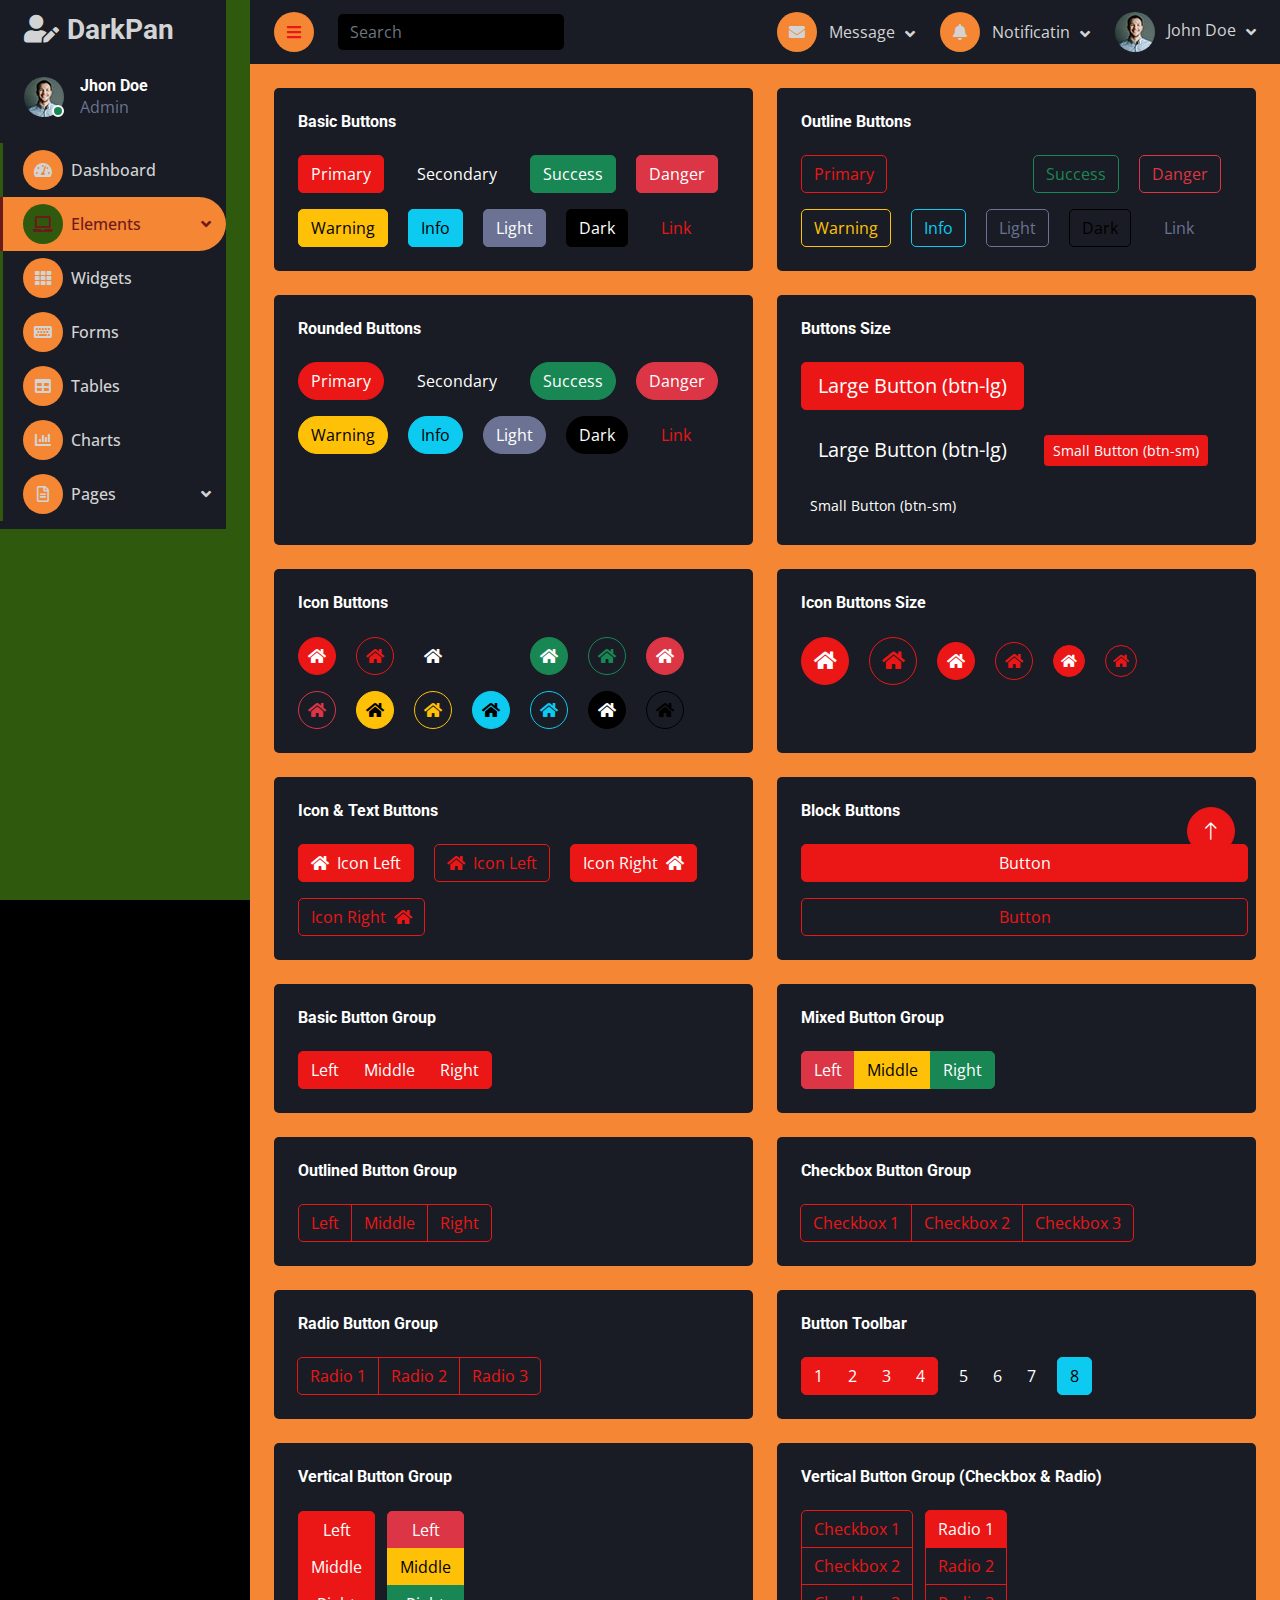
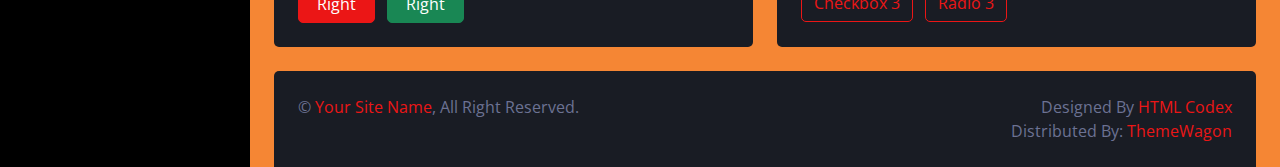
<file: button.html>
<!DOCTYPE html>
<html lang="en">

<head>
    <meta charset="utf-8">
    <title>DarkPan - Bootstrap 5 Admin Template</title>
    <meta content="width=device-width, initial-scale=1.0" name="viewport">
    <meta content="" name="keywords">
    <meta content="" name="description">

    <!-- Favicon -->
    <link href="img/favicon.ico" rel="icon">

    <!-- Google Web Fonts -->
    <link rel="preconnect" href="https://fonts.googleapis.com">
    <link rel="preconnect" href="https://fonts.gstatic.com" crossorigin>
    <link href="https://fonts.googleapis.com/css2?family=Open+Sans:wght@400;600&family=Roboto:wght@500;700&display=swap" rel="stylesheet"> 
    
    <!-- Icon Font Stylesheet -->
    <link href="https://cdnjs.cloudflare.com/ajax/libs/font-awesome/5.10.0/css/all.min.css" rel="stylesheet">
    <link href="https://cdn.jsdelivr.net/npm/bootstrap-icons@1.4.1/font/bootstrap-icons.css" rel="stylesheet">

    <!-- Libraries Stylesheet -->
    <link href="lib/owlcarousel/assets/owl.carousel.min.css" rel="stylesheet">
    <link href="lib/tempusdominus/css/tempusdominus-bootstrap-4.min.css" rel="stylesheet" />

    <!-- Customized Bootstrap Stylesheet -->
    <link href="css/bootstrap.min.css" rel="stylesheet">

    <!-- Template Stylesheet -->
    <link href="css/style.css" rel="stylesheet">
</head>

<body>
    <div class="container-fluid position-relative d-flex p-0">
        <!-- Spinner Start -->
        <div id="spinner" class="show bg-dark position-fixed translate-middle w-100 vh-100 top-50 start-50 d-flex align-items-center justify-content-center">
            <div class="spinner-border text-primary" style="width: 3rem; height: 3rem;" role="status">
                <span class="sr-only">Loading...</span>
            </div>
        </div>
        <!-- Spinner End -->


        <!-- Sidebar Start -->
        <div class="sidebar pe-4 pb-3">
            <nav class="navbar bg-secondary navbar-dark">
                <a href="index.html" class="navbar-brand mx-4 mb-3">
                    <h3 class="text-primary"><i class="fa fa-user-edit me-2"></i>DarkPan</h3>
                </a>
                <div class="d-flex align-items-center ms-4 mb-4">
                    <div class="position-relative">
                        <img class="rounded-circle" src="img/user.jpg" alt="" style="width: 40px; height: 40px;">
                        <div class="bg-success rounded-circle border border-2 border-white position-absolute end-0 bottom-0 p-1"></div>
                    </div>
                    <div class="ms-3">
                        <h6 class="mb-0">Jhon Doe</h6>
                        <span>Admin</span>
                    </div>
                </div>
                <div class="navbar-nav w-100">
                    <a href="index.html" class="nav-item nav-link"><i class="fa fa-tachometer-alt me-2"></i>Dashboard</a>
                    <div class="nav-item dropdown">
                        <a href="#" class="nav-link dropdown-toggle active" data-bs-toggle="dropdown"><i class="fa fa-laptop me-2"></i>Elements</a>
                        <div class="dropdown-menu bg-transparent border-0">
                            <a href="button.html" class="dropdown-item active">Buttons</a>
                            <a href="typography.html" class="dropdown-item">Typography</a>
                            <a href="element.html" class="dropdown-item">Other Elements</a>
                        </div>
                    </div>
                    <a href="widget.html" class="nav-item nav-link"><i class="fa fa-th me-2"></i>Widgets</a>
                    <a href="form.html" class="nav-item nav-link"><i class="fa fa-keyboard me-2"></i>Forms</a>
                    <a href="table.html" class="nav-item nav-link"><i class="fa fa-table me-2"></i>Tables</a>
                    <a href="chart.html" class="nav-item nav-link"><i class="fa fa-chart-bar me-2"></i>Charts</a>
                    <div class="nav-item dropdown">
                        <a href="#" class="nav-link dropdown-toggle" data-bs-toggle="dropdown"><i class="far fa-file-alt me-2"></i>Pages</a>
                        <div class="dropdown-menu bg-transparent border-0">
                            <a href="signin.html" class="dropdown-item">Sign In</a>
                            <a href="signup.html" class="dropdown-item">Sign Up</a>
                            <a href="404.html" class="dropdown-item">404 Error</a>
                            <a href="blank.html" class="dropdown-item">Blank Page</a>
                        </div>
                    </div>
                </div>
            </nav>
        </div>
        <!-- Sidebar End -->


        <!-- Content Start -->
        <div class="content">
            <!-- Navbar Start -->
            <nav class="navbar navbar-expand bg-secondary navbar-dark sticky-top px-4 py-0">
                <a href="index.html" class="navbar-brand d-flex d-lg-none me-4">
                    <h2 class="text-primary mb-0"><i class="fa fa-user-edit"></i></h2>
                </a>
                <a href="#" class="sidebar-toggler flex-shrink-0">
                    <i class="fa fa-bars"></i>
                </a>
                <form class="d-none d-md-flex ms-4">
                    <input class="form-control bg-dark border-0" type="search" placeholder="Search">
                </form>
                <div class="navbar-nav align-items-center ms-auto">
                    <div class="nav-item dropdown">
                        <a href="#" class="nav-link dropdown-toggle" data-bs-toggle="dropdown">
                            <i class="fa fa-envelope me-lg-2"></i>
                            <span class="d-none d-lg-inline-flex">Message</span>
                        </a>
                        <div class="dropdown-menu dropdown-menu-end bg-secondary border-0 rounded-0 rounded-bottom m-0">
                            <a href="#" class="dropdown-item">
                                <div class="d-flex align-items-center">
                                    <img class="rounded-circle" src="img/user.jpg" alt="" style="width: 40px; height: 40px;">
                                    <div class="ms-2">
                                        <h6 class="fw-normal mb-0">Jhon send you a message</h6>
                                        <small>15 minutes ago</small>
                                    </div>
                                </div>
                            </a>
                            <hr class="dropdown-divider">
                            <a href="#" class="dropdown-item">
                                <div class="d-flex align-items-center">
                                    <img class="rounded-circle" src="img/user.jpg" alt="" style="width: 40px; height: 40px;">
                                    <div class="ms-2">
                                        <h6 class="fw-normal mb-0">Jhon send you a message</h6>
                                        <small>15 minutes ago</small>
                                    </div>
                                </div>
                            </a>
                            <hr class="dropdown-divider">
                            <a href="#" class="dropdown-item">
                                <div class="d-flex align-items-center">
                                    <img class="rounded-circle" src="img/user.jpg" alt="" style="width: 40px; height: 40px;">
                                    <div class="ms-2">
                                        <h6 class="fw-normal mb-0">Jhon send you a message</h6>
                                        <small>15 minutes ago</small>
                                    </div>
                                </div>
                            </a>
                            <hr class="dropdown-divider">
                            <a href="#" class="dropdown-item text-center">See all message</a>
                        </div>
                    </div>
                    <div class="nav-item dropdown">
                        <a href="#" class="nav-link dropdown-toggle" data-bs-toggle="dropdown">
                            <i class="fa fa-bell me-lg-2"></i>
                            <span class="d-none d-lg-inline-flex">Notificatin</span>
                        </a>
                        <div class="dropdown-menu dropdown-menu-end bg-secondary border-0 rounded-0 rounded-bottom m-0">
                            <a href="#" class="dropdown-item">
                                <h6 class="fw-normal mb-0">Profile updated</h6>
                                <small>15 minutes ago</small>
                            </a>
                            <hr class="dropdown-divider">
                            <a href="#" class="dropdown-item">
                                <h6 class="fw-normal mb-0">New user added</h6>
                                <small>15 minutes ago</small>
                            </a>
                            <hr class="dropdown-divider">
                            <a href="#" class="dropdown-item">
                                <h6 class="fw-normal mb-0">Password changed</h6>
                                <small>15 minutes ago</small>
                            </a>
                            <hr class="dropdown-divider">
                            <a href="#" class="dropdown-item text-center">See all notifications</a>
                        </div>
                    </div>
                    <div class="nav-item dropdown">
                        <a href="#" class="nav-link dropdown-toggle" data-bs-toggle="dropdown">
                            <img class="rounded-circle me-lg-2" src="img/user.jpg" alt="" style="width: 40px; height: 40px;">
                            <span class="d-none d-lg-inline-flex">John Doe</span>
                        </a>
                        <div class="dropdown-menu dropdown-menu-end bg-secondary border-0 rounded-0 rounded-bottom m-0">
                            <a href="#" class="dropdown-item">My Profile</a>
                            <a href="#" class="dropdown-item">Settings</a>
                            <a href="#" class="dropdown-item">Log Out</a>
                        </div>
                    </div>
                </div>
            </nav>
            <!-- Navbar End -->


            <!-- Button Start -->
            <div class="container-fluid pt-4 px-4">
                <div class="row g-4">
                    <div class="col-sm-12 col-xl-6">
                        <div class="bg-secondary rounded h-100 p-4">
                            <h6 class="mb-4">Basic Buttons</h6>
                            <div class="m-n2">
                                <button type="button" class="btn btn-primary m-2">Primary</button>
                                <button type="button" class="btn btn-secondary m-2">Secondary</button>
                                <button type="button" class="btn btn-success m-2">Success</button>
                                <button type="button" class="btn btn-danger m-2">Danger</button>
                                <button type="button" class="btn btn-warning m-2">Warning</button>
                                <button type="button" class="btn btn-info m-2">Info</button>
                                <button type="button" class="btn btn-light m-2">Light</button>
                                <button type="button" class="btn btn-dark m-2">Dark</button>
                                <button type="button" class="btn btn-link m-2">Link</button>
                            </div>
                        </div>
                    </div>
                    <div class="col-sm-12 col-xl-6">
                        <div class="bg-secondary rounded h-100 p-4">
                            <h6 class="mb-4">Outline Buttons</h6>
                            <div class="m-n2">
                                <button type="button" class="btn btn-outline-primary m-2">Primary</button>
                                <button type="button" class="btn btn-outline-secondary m-2">Secondary</button>
                                <button type="button" class="btn btn-outline-success m-2">Success</button>
                                <button type="button" class="btn btn-outline-danger m-2">Danger</button>
                                <button type="button" class="btn btn-outline-warning m-2">Warning</button>
                                <button type="button" class="btn btn-outline-info m-2">Info</button>
                                <button type="button" class="btn btn-outline-light m-2">Light</button>
                                <button type="button" class="btn btn-outline-dark m-2">Dark</button>
                                <button type="button" class="btn btn-outline-link m-2">Link</button>
                            </div>
                        </div>
                    </div>
                    <div class="col-sm-12 col-xl-6">
                        <div class="bg-secondary rounded h-100 p-4">
                            <h6 class="mb-4">Rounded Buttons</h6>
                            <div class="m-n2">
                                <button type="button" class="btn btn-primary rounded-pill m-2">Primary</button>
                                <button type="button" class="btn btn-secondary rounded-pill m-2">Secondary</button>
                                <button type="button" class="btn btn-success rounded-pill m-2">Success</button>
                                <button type="button" class="btn btn-danger rounded-pill m-2">Danger</button>
                                <button type="button" class="btn btn-warning rounded-pill m-2">Warning</button>
                                <button type="button" class="btn btn-info rounded-pill m-2">Info</button>
                                <button type="button" class="btn btn-light rounded-pill m-2">Light</button>
                                <button type="button" class="btn btn-dark rounded-pill m-2">Dark</button>
                                <button type="button" class="btn btn-link rounded-pill m-2">Link</button>
                            </div>
                        </div>
                    </div>
                    <div class="col-sm-12 col-xl-6">
                        <div class="bg-secondary rounded h-100 p-4">
                            <h6 class="mb-4">Buttons Size</h6>
                            <div class="m-n2">
                                <button type="button" class="btn btn-lg btn-primary m-2">Large Button (btn-lg)</button>
                                <button type="button" class="btn btn-lg btn-secondary m-2">Large Button (btn-lg)</button>
                                <button type="button" class="btn btn-sm btn-primary m-2">Small Button (btn-sm)</button>
                                <button type="button" class="btn btn-sm btn-secondary m-2">Small Button (btn-sm)</button>
                            </div>
                        </div>
                    </div>
                    <div class="col-sm-12 col-xl-6">
                        <div class="bg-secondary rounded h-100 p-4">
                            <h6 class="mb-4">Icon Buttons</h6>
                            <div class="m-n2">
                                <button type="button" class="btn btn-square btn-primary m-2"><i class="fa fa-home"></i></button>
                                <button type="button" class="btn btn-square btn-outline-primary m-2"><i class="fa fa-home"></i></button>
                                <button type="button" class="btn btn-square btn-secondary m-2"><i class="fa fa-home"></i></button>
                                <button type="button" class="btn btn-square btn-outline-secondary m-2"><i class="fa fa-home"></i></button>
                                <button type="button" class="btn btn-square btn-success m-2"><i class="fa fa-home"></i></button>
                                <button type="button" class="btn btn-square btn-outline-success m-2"><i class="fa fa-home"></i></button>
                                <button type="button" class="btn btn-square btn-danger m-2"><i class="fa fa-home"></i></button>
                                <button type="button" class="btn btn-square btn-outline-danger m-2"><i class="fa fa-home"></i></button>
                                <button type="button" class="btn btn-square btn-warning m-2"><i class="fa fa-home"></i></button>
                                <button type="button" class="btn btn-square btn-outline-warning m-2"><i class="fa fa-home"></i></button>
                                <button type="button" class="btn btn-square btn-info m-2"><i class="fa fa-home"></i></button>
                                <button type="button" class="btn btn-square btn-outline-info m-2"><i class="fa fa-home"></i></button>
                                <button type="button" class="btn btn-square btn-dark m-2"><i class="fa fa-home"></i></button>
                                <button type="button" class="btn btn-square btn-outline-dark m-2"><i class="fa fa-home"></i></button>
                            </div>
                        </div>
                    </div>
                    <div class="col-sm-12 col-xl-6">
                        <div class="bg-secondary rounded h-100 p-4">
                            <h6 class="mb-4">Icon Buttons Size</h6>
                            <div class="m-n2">
                                <button type="button" class="btn btn-lg btn-lg-square btn-primary m-2"><i class="fa fa-home"></i></button>
                                <button type="button" class="btn btn-lg btn-lg-square btn-outline-primary m-2"><i class="fa fa-home"></i></button>
                                <button type="button" class="btn btn-square btn-primary m-2"><i class="fa fa-home"></i></button>
                                <button type="button" class="btn btn-square btn-outline-primary m-2"><i class="fa fa-home"></i></button>
                                <button type="button" class="btn btn-sm btn-sm-square btn-primary m-2"><i class="fa fa-home"></i></button>
                                <button type="button" class="btn btn-sm btn-sm-square btn-outline-primary m-2"><i class="fa fa-home"></i></button>
                            </div>
                        </div>
                    </div>
                    <div class="col-sm-12 col-xl-6">
                        <div class="bg-secondary rounded h-100 p-4">
                            <h6 class="mb-4">Icon & Text Buttons</h6>
                            <div class="m-n2">
                                <button type="button" class="btn btn-primary m-2"><i class="fa fa-home me-2"></i>Icon Left</button>
                                <button type="button" class="btn btn-outline-primary m-2"><i class="fa fa-home me-2"></i>Icon Left</button>
                                <button type="button" class="btn btn-primary m-2">Icon Right<i class="fa fa-home ms-2"></i></button>
                                <button type="button" class="btn btn-outline-primary m-2">Icon Right<i class="fa fa-home ms-2"></i></button>
                            </div>
                        </div>
                    </div>
                    <div class="col-sm-12 col-xl-6">
                        <div class="bg-secondary rounded h-100 p-4">
                            <h6 class="mb-4">Block Buttons</h6>
                            <div class="m-n2">
                                <button class="btn btn-primary w-100 m-2" type="button">Button</button>
                                <button class="btn btn-outline-primary w-100 m-2" type="button">Button</button>
                            </div>
                        </div>
                    </div>
                    <div class="col-sm-12 col-xl-6">
                        <div class="bg-secondary rounded h-100 p-4">
                            <h6 class="mb-4">Basic Button Group</h6>
                            <div class="btn-group" role="group">
                                <button type="button" class="btn btn-primary">Left</button>
                                <button type="button" class="btn btn-primary">Middle</button>
                                <button type="button" class="btn btn-primary">Right</button>
                            </div>
                        </div>
                    </div>
                    <div class="col-sm-12 col-xl-6">
                        <div class="bg-secondary rounded h-100 p-4">
                            <h6 class="mb-4">Mixed Button Group</h6>
                            <div class="btn-group" role="group">
                                <button type="button" class="btn btn-danger">Left</button>
                                <button type="button" class="btn btn-warning">Middle</button>
                                <button type="button" class="btn btn-success">Right</button>
                            </div>
                        </div>
                    </div>
                    <div class="col-sm-12 col-xl-6">
                        <div class="bg-secondary rounded h-100 p-4">
                            <h6 class="mb-4">Outlined Button Group</h6>
                            <div class="btn-group" role="group">
                                <button type="button" class="btn btn-outline-primary">Left</button>
                                <button type="button" class="btn btn-outline-primary">Middle</button>
                                <button type="button" class="btn btn-outline-primary">Right</button>
                            </div>
                        </div>
                    </div>
                    <div class="col-sm-12 col-xl-6">
                        <div class="bg-secondary rounded h-100 p-4">
                            <h6 class="mb-4">Checkbox Button Group</h6>
                            <div class="btn-group" role="group">
                                <input type="checkbox" class="btn-check" id="btncheck1" autocomplete="off">
                                <label class="btn btn-outline-primary" for="btncheck1">Checkbox 1</label>

                                <input type="checkbox" class="btn-check" id="btncheck2" autocomplete="off">
                                <label class="btn btn-outline-primary" for="btncheck2">Checkbox 2</label>

                                <input type="checkbox" class="btn-check" id="btncheck3" autocomplete="off">
                                <label class="btn btn-outline-primary" for="btncheck3">Checkbox 3</label>
                            </div>
                        </div>
                    </div>
                    <div class="col-sm-12 col-xl-6">
                        <div class="bg-secondary rounded h-100 p-4">
                            <h6 class="mb-4">Radio Button Group</h6>
                            <div class="btn-group" role="group">
                                <input type="radio" class="btn-check" name="btnradio" id="btnradio1" autocomplete="off"
                                    checked>
                                <label class="btn btn-outline-primary" for="btnradio1">Radio 1</label>

                                <input type="radio" class="btn-check" name="btnradio" id="btnradio2" autocomplete="off">
                                <label class="btn btn-outline-primary" for="btnradio2">Radio 2</label>

                                <input type="radio" class="btn-check" name="btnradio" id="btnradio3" autocomplete="off">
                                <label class="btn btn-outline-primary" for="btnradio3">Radio 3</label>
                            </div>
                        </div>
                    </div>
                    <div class="col-sm-12 col-xl-6">
                        <div class="bg-secondary rounded h-100 p-4">
                            <h6 class="mb-4">Button Toolbar</h6>
                            <div class="btn-toolbar" role="toolbar">
                                <div class="btn-group me-2" role="group" aria-label="First group">
                                    <button type="button" class="btn btn-primary">1</button>
                                    <button type="button" class="btn btn-primary">2</button>
                                    <button type="button" class="btn btn-primary">3</button>
                                    <button type="button" class="btn btn-primary">4</button>
                                </div>
                                <div class="btn-group me-2" role="group" aria-label="Second group">
                                    <button type="button" class="btn btn-secondary">5</button>
                                    <button type="button" class="btn btn-secondary">6</button>
                                    <button type="button" class="btn btn-secondary">7</button>
                                </div>
                                <div class="btn-group" role="group" aria-label="Third group">
                                    <button type="button" class="btn btn-info">8</button>
                                </div>
                            </div>
                        </div>
                    </div>
                    <div class="col-sm-12 col-xl-6">
                        <div class="bg-secondary rounded h-100 p-4">
                            <h6 class="mb-4">Vertical Button Group</h6>
                            <div class="btn-group-vertical me-2" role="group">
                                <button type="button" class="btn btn-primary">Left</button>
                                <button type="button" class="btn btn-primary">Middle</button>
                                <button type="button" class="btn btn-primary">Right</button>
                            </div>
                            <div class="btn-group-vertical" role="group">
                                <button type="button" class="btn btn-danger">Left</button>
                                <button type="button" class="btn btn-warning">Middle</button>
                                <button type="button" class="btn btn-success">Right</button>
                            </div>
                        </div>
                    </div>
                    <div class="col-sm-12 col-xl-6">
                        <div class="bg-secondary rounded h-100 p-4">
                            <h6 class="mb-4">Vertical Button Group (Checkbox & Radio)</h6>
                            <div class="btn-group-vertical me-2" role="group">
                                <input type="checkbox" class="btn-check" id="btncheck1" autocomplete="off">
                                <label class="btn btn-outline-primary" for="btncheck1">Checkbox 1</label>

                                <input type="checkbox" class="btn-check" id="btncheck2" autocomplete="off">
                                <label class="btn btn-outline-primary" for="btncheck2">Checkbox 2</label>

                                <input type="checkbox" class="btn-check" id="btncheck3" autocomplete="off">
                                <label class="btn btn-outline-primary" for="btncheck3">Checkbox 3</label>
                            </div>
                            <div class="btn-group-vertical" role="group">
                                <input type="radio" class="btn-check" name="btnradio" id="btnradio1" autocomplete="off"
                                    checked>
                                <label class="btn btn-outline-primary" for="btnradio1">Radio 1</label>

                                <input type="radio" class="btn-check" name="btnradio" id="btnradio2" autocomplete="off">
                                <label class="btn btn-outline-primary" for="btnradio2">Radio 2</label>

                                <input type="radio" class="btn-check" name="btnradio" id="btnradio3" autocomplete="off">
                                <label class="btn btn-outline-primary" for="btnradio3">Radio 3</label>
                            </div>
                        </div>
                    </div>
                </div>
            </div>
            <!-- Button End -->


            <!-- Footer Start -->
            <div class="container-fluid pt-4 px-4">
                <div class="bg-secondary rounded-top p-4">
                    <div class="row">
                        <div class="col-12 col-sm-6 text-center text-sm-start">
                            &copy; <a href="#">Your Site Name</a>, All Right Reserved. 
                        </div>
                        <div class="col-12 col-sm-6 text-center text-sm-end">
                            <!--/*** This template is free as long as you keep the footer author’s credit link/attribution link/backlink. If you'd like to use the template without the footer author’s credit link/attribution link/backlink, you can purchase the Credit Removal License from "https://htmlcodex.com/credit-removal". Thank you for your support. ***/-->
                            Designed By <a href="https://htmlcodex.com">HTML Codex</a>
                            <br>Distributed By: <a href="https://themewagon.com" target="_blank">ThemeWagon</a>
                        </div>
                    </div>
                </div>
            </div>
            <!-- Footer End -->
        </div>
        <!-- Content End -->


        <!-- Back to Top -->
        <a href="#" class="btn btn-lg btn-primary btn-lg-square back-to-top"><i class="bi bi-arrow-up"></i></a>
    </div>

    <!-- JavaScript Libraries -->
    <script src="https://code.jquery.com/jquery-3.4.1.min.js"></script>
    <script src="https://cdn.jsdelivr.net/npm/bootstrap@5.0.0/dist/js/bootstrap.bundle.min.js"></script>
    <script src="lib/chart/chart.min.js"></script>
    <script src="lib/easing/easing.min.js"></script>
    <script src="lib/waypoints/waypoints.min.js"></script>
    <script src="lib/owlcarousel/owl.carousel.min.js"></script>
    <script src="lib/tempusdominus/js/moment.min.js"></script>
    <script src="lib/tempusdominus/js/moment-timezone.min.js"></script>
    <script src="lib/tempusdominus/js/tempusdominus-bootstrap-4.min.js"></script>

    <!-- Template Javascript -->
    <script src="js/main.js"></script>
</body>

</html>
</file>
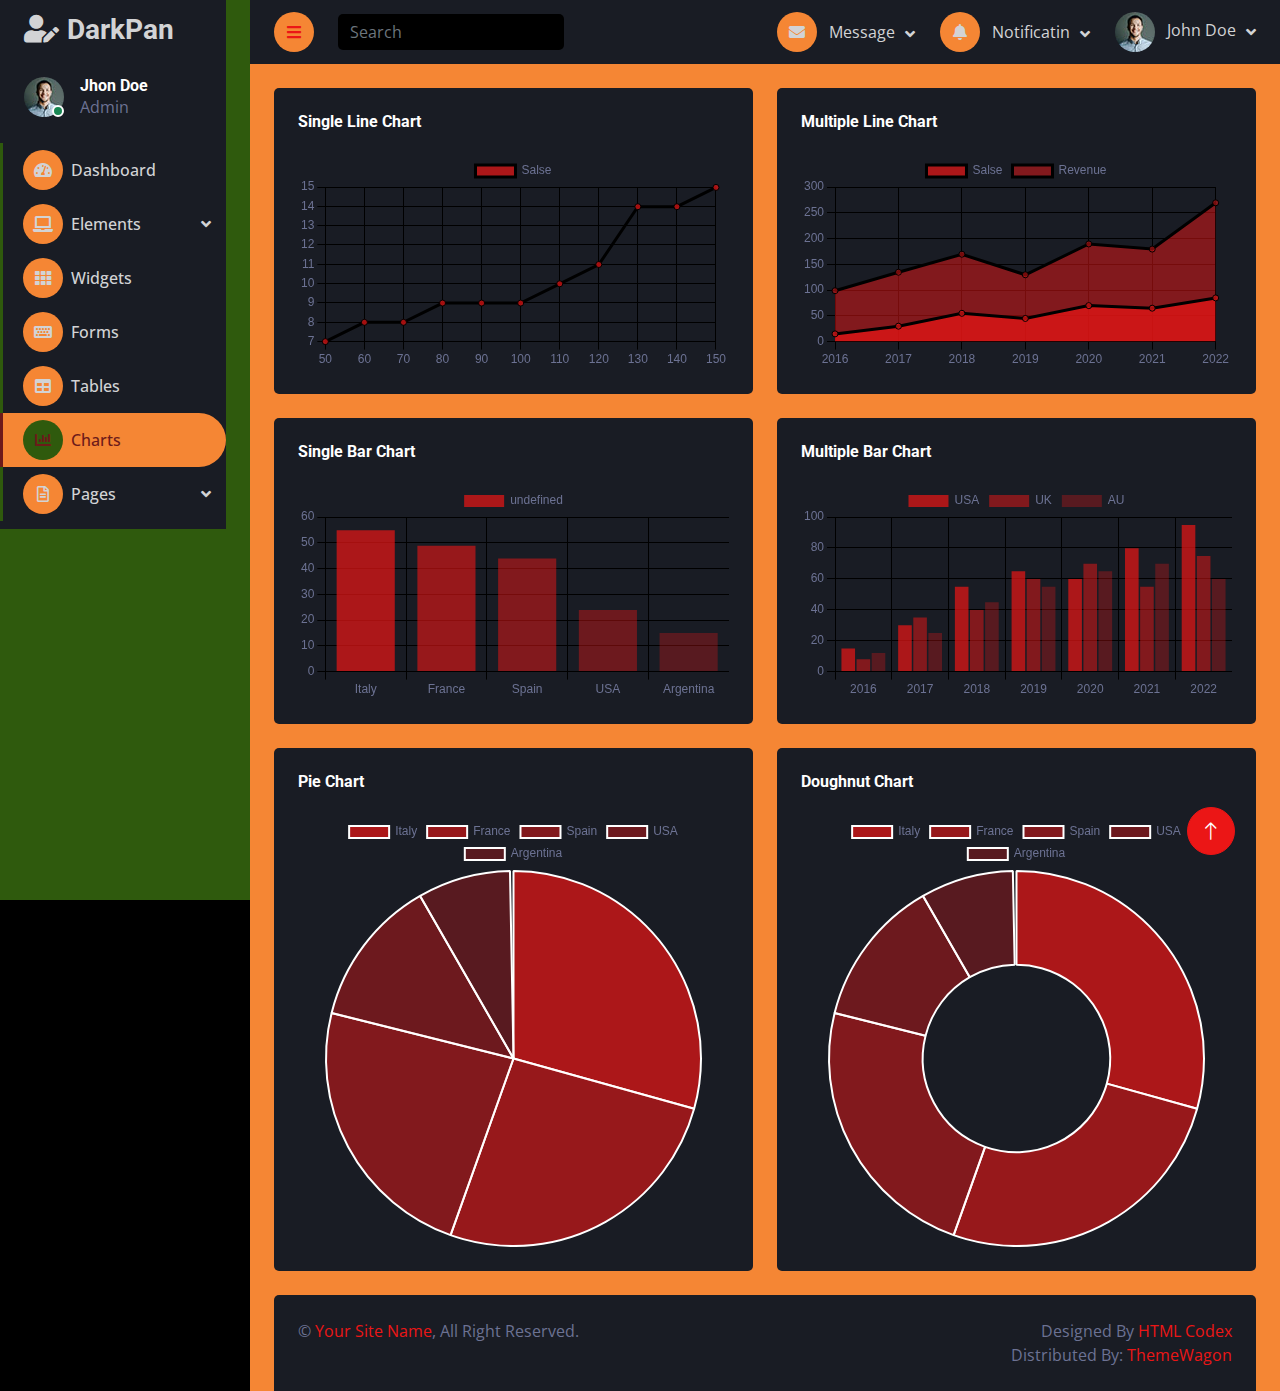
<file: chart.html>
<!DOCTYPE html>
<html lang="en">

<head>
    <meta charset="utf-8">
    <title>DarkPan - Bootstrap 5 Admin Template</title>
    <meta content="width=device-width, initial-scale=1.0" name="viewport">
    <meta content="" name="keywords">
    <meta content="" name="description">

    <!-- Favicon -->
    <link href="img/favicon.ico" rel="icon">

    <!-- Google Web Fonts -->
    <link rel="preconnect" href="https://fonts.googleapis.com">
    <link rel="preconnect" href="https://fonts.gstatic.com" crossorigin>
    <link href="https://fonts.googleapis.com/css2?family=Open+Sans:wght@400;600&family=Roboto:wght@500;700&display=swap" rel="stylesheet"> 
    
    <!-- Icon Font Stylesheet -->
    <link href="https://cdnjs.cloudflare.com/ajax/libs/font-awesome/5.10.0/css/all.min.css" rel="stylesheet">
    <link href="https://cdn.jsdelivr.net/npm/bootstrap-icons@1.4.1/font/bootstrap-icons.css" rel="stylesheet">

    <!-- Libraries Stylesheet -->
    <link href="lib/owlcarousel/assets/owl.carousel.min.css" rel="stylesheet">
    <link href="lib/tempusdominus/css/tempusdominus-bootstrap-4.min.css" rel="stylesheet" />

    <!-- Customized Bootstrap Stylesheet -->
    <link href="css/bootstrap.min.css" rel="stylesheet">

    <!-- Template Stylesheet -->
    <link href="css/style.css" rel="stylesheet">
</head>

<body>
    <div class="container-fluid position-relative d-flex p-0">
        <!-- Spinner Start -->
        <div id="spinner" class="show bg-dark position-fixed translate-middle w-100 vh-100 top-50 start-50 d-flex align-items-center justify-content-center">
            <div class="spinner-border text-primary" style="width: 3rem; height: 3rem;" role="status">
                <span class="sr-only">Loading...</span>
            </div>
        </div>
        <!-- Spinner End -->


        <!-- Sidebar Start -->
        <div class="sidebar pe-4 pb-3">
            <nav class="navbar bg-secondary navbar-dark">
                <a href="index.html" class="navbar-brand mx-4 mb-3">
                    <h3 class="text-primary"><i class="fa fa-user-edit me-2"></i>DarkPan</h3>
                </a>
                <div class="d-flex align-items-center ms-4 mb-4">
                    <div class="position-relative">
                        <img class="rounded-circle" src="img/user.jpg" alt="" style="width: 40px; height: 40px;">
                        <div class="bg-success rounded-circle border border-2 border-white position-absolute end-0 bottom-0 p-1"></div>
                    </div>
                    <div class="ms-3">
                        <h6 class="mb-0">Jhon Doe</h6>
                        <span>Admin</span>
                    </div>
                </div>
                <div class="navbar-nav w-100">
                    <a href="index.html" class="nav-item nav-link"><i class="fa fa-tachometer-alt me-2"></i>Dashboard</a>
                    <div class="nav-item dropdown">
                        <a href="#" class="nav-link dropdown-toggle" data-bs-toggle="dropdown"><i class="fa fa-laptop me-2"></i>Elements</a>
                        <div class="dropdown-menu bg-transparent border-0">
                            <a href="button.html" class="dropdown-item">Buttons</a>
                            <a href="typography.html" class="dropdown-item">Typography</a>
                            <a href="element.html" class="dropdown-item">Other Elements</a>
                        </div>
                    </div>
                    <a href="widget.html" class="nav-item nav-link"><i class="fa fa-th me-2"></i>Widgets</a>
                    <a href="form.html" class="nav-item nav-link"><i class="fa fa-keyboard me-2"></i>Forms</a>
                    <a href="table.html" class="nav-item nav-link"><i class="fa fa-table me-2"></i>Tables</a>
                    <a href="chart.html" class="nav-item nav-link active"><i class="fa fa-chart-bar me-2"></i>Charts</a>
                    <div class="nav-item dropdown">
                        <a href="#" class="nav-link dropdown-toggle" data-bs-toggle="dropdown"><i class="far fa-file-alt me-2"></i>Pages</a>
                        <div class="dropdown-menu bg-transparent border-0">
                            <a href="signin.html" class="dropdown-item">Sign In</a>
                            <a href="signup.html" class="dropdown-item">Sign Up</a>
                            <a href="404.html" class="dropdown-item">404 Error</a>
                            <a href="blank.html" class="dropdown-item">Blank Page</a>
                        </div>
                    </div>
                </div>
            </nav>
        </div>
        <!-- Sidebar End -->


        <!-- Content Start -->
        <div class="content">
            <!-- Navbar Start -->
            <nav class="navbar navbar-expand bg-secondary navbar-dark sticky-top px-4 py-0">
                <a href="index.html" class="navbar-brand d-flex d-lg-none me-4">
                    <h2 class="text-primary mb-0"><i class="fa fa-user-edit"></i></h2>
                </a>
                <a href="#" class="sidebar-toggler flex-shrink-0">
                    <i class="fa fa-bars"></i>
                </a>
                <form class="d-none d-md-flex ms-4">
                    <input class="form-control bg-dark border-0" type="search" placeholder="Search">
                </form>
                <div class="navbar-nav align-items-center ms-auto">
                    <div class="nav-item dropdown">
                        <a href="#" class="nav-link dropdown-toggle" data-bs-toggle="dropdown">
                            <i class="fa fa-envelope me-lg-2"></i>
                            <span class="d-none d-lg-inline-flex">Message</span>
                        </a>
                        <div class="dropdown-menu dropdown-menu-end bg-secondary border-0 rounded-0 rounded-bottom m-0">
                            <a href="#" class="dropdown-item">
                                <div class="d-flex align-items-center">
                                    <img class="rounded-circle" src="img/user.jpg" alt="" style="width: 40px; height: 40px;">
                                    <div class="ms-2">
                                        <h6 class="fw-normal mb-0">Jhon send you a message</h6>
                                        <small>15 minutes ago</small>
                                    </div>
                                </div>
                            </a>
                            <hr class="dropdown-divider">
                            <a href="#" class="dropdown-item">
                                <div class="d-flex align-items-center">
                                    <img class="rounded-circle" src="img/user.jpg" alt="" style="width: 40px; height: 40px;">
                                    <div class="ms-2">
                                        <h6 class="fw-normal mb-0">Jhon send you a message</h6>
                                        <small>15 minutes ago</small>
                                    </div>
                                </div>
                            </a>
                            <hr class="dropdown-divider">
                            <a href="#" class="dropdown-item">
                                <div class="d-flex align-items-center">
                                    <img class="rounded-circle" src="img/user.jpg" alt="" style="width: 40px; height: 40px;">
                                    <div class="ms-2">
                                        <h6 class="fw-normal mb-0">Jhon send you a message</h6>
                                        <small>15 minutes ago</small>
                                    </div>
                                </div>
                            </a>
                            <hr class="dropdown-divider">
                            <a href="#" class="dropdown-item text-center">See all message</a>
                        </div>
                    </div>
                    <div class="nav-item dropdown">
                        <a href="#" class="nav-link dropdown-toggle" data-bs-toggle="dropdown">
                            <i class="fa fa-bell me-lg-2"></i>
                            <span class="d-none d-lg-inline-flex">Notificatin</span>
                        </a>
                        <div class="dropdown-menu dropdown-menu-end bg-secondary border-0 rounded-0 rounded-bottom m-0">
                            <a href="#" class="dropdown-item">
                                <h6 class="fw-normal mb-0">Profile updated</h6>
                                <small>15 minutes ago</small>
                            </a>
                            <hr class="dropdown-divider">
                            <a href="#" class="dropdown-item">
                                <h6 class="fw-normal mb-0">New user added</h6>
                                <small>15 minutes ago</small>
                            </a>
                            <hr class="dropdown-divider">
                            <a href="#" class="dropdown-item">
                                <h6 class="fw-normal mb-0">Password changed</h6>
                                <small>15 minutes ago</small>
                            </a>
                            <hr class="dropdown-divider">
                            <a href="#" class="dropdown-item text-center">See all notifications</a>
                        </div>
                    </div>
                    <div class="nav-item dropdown">
                        <a href="#" class="nav-link dropdown-toggle" data-bs-toggle="dropdown">
                            <img class="rounded-circle me-lg-2" src="img/user.jpg" alt="" style="width: 40px; height: 40px;">
                            <span class="d-none d-lg-inline-flex">John Doe</span>
                        </a>
                        <div class="dropdown-menu dropdown-menu-end bg-secondary border-0 rounded-0 rounded-bottom m-0">
                            <a href="#" class="dropdown-item">My Profile</a>
                            <a href="#" class="dropdown-item">Settings</a>
                            <a href="#" class="dropdown-item">Log Out</a>
                        </div>
                    </div>
                </div>
            </nav>
            <!-- Navbar End -->


            <!-- Chart Start -->
            <div class="container-fluid pt-4 px-4">
                <div class="row g-4">
                    <div class="col-sm-12 col-xl-6">
                        <div class="bg-secondary rounded h-100 p-4">
                            <h6 class="mb-4">Single Line Chart</h6>
                            <canvas id="line-chart"></canvas>
                        </div>
                    </div>
                    <div class="col-sm-12 col-xl-6">
                        <div class="bg-secondary rounded h-100 p-4">
                            <h6 class="mb-4">Multiple Line Chart</h6>
                            <canvas id="salse-revenue"></canvas>
                        </div>
                    </div>
                    <div class="col-sm-12 col-xl-6">
                        <div class="bg-secondary rounded h-100 p-4">
                            <h6 class="mb-4">Single Bar Chart</h6>
                            <canvas id="bar-chart"></canvas>
                        </div>
                    </div>
                    <div class="col-sm-12 col-xl-6">
                        <div class="bg-secondary rounded h-100 p-4">
                            <h6 class="mb-4">Multiple Bar Chart</h6>
                            <canvas id="worldwide-sales"></canvas>
                        </div>
                    </div>
                    <div class="col-sm-12 col-xl-6">
                        <div class="bg-secondary rounded h-100 p-4">
                            <h6 class="mb-4">Pie Chart</h6>
                            <canvas id="pie-chart"></canvas>
                        </div>
                    </div>
                    <div class="col-sm-12 col-xl-6">
                        <div class="bg-secondary rounded h-100 p-4">
                            <h6 class="mb-4">Doughnut Chart</h6>
                            <canvas id="doughnut-chart"></canvas>
                        </div>
                    </div>
                </div>
            </div>
            <!-- Chart End -->


            <!-- Footer Start -->
            <div class="container-fluid pt-4 px-4">
                <div class="bg-secondary rounded-top p-4">
                    <div class="row">
                        <div class="col-12 col-sm-6 text-center text-sm-start">
                            &copy; <a href="#">Your Site Name</a>, All Right Reserved. 
                        </div>
                        <div class="col-12 col-sm-6 text-center text-sm-end">
                            <!--/*** This template is free as long as you keep the footer author’s credit link/attribution link/backlink. If you'd like to use the template without the footer author’s credit link/attribution link/backlink, you can purchase the Credit Removal License from "https://htmlcodex.com/credit-removal". Thank you for your support. ***/-->
                            Designed By <a href="https://htmlcodex.com">HTML Codex</a>
                            <br>Distributed By: <a href="https://themewagon.com" target="_blank">ThemeWagon</a>
                        </div>
                    </div>
                </div>
            </div>
            <!-- Footer End -->
        </div>
        <!-- Content End -->


        <!-- Back to Top -->
        <a href="#" class="btn btn-lg btn-primary btn-lg-square back-to-top"><i class="bi bi-arrow-up"></i></a>
    </div>

    <!-- JavaScript Libraries -->
    <script src="https://code.jquery.com/jquery-3.4.1.min.js"></script>
    <script src="https://cdn.jsdelivr.net/npm/bootstrap@5.0.0/dist/js/bootstrap.bundle.min.js"></script>
    <script src="lib/chart/chart.min.js"></script>
    <script src="lib/easing/easing.min.js"></script>
    <script src="lib/waypoints/waypoints.min.js"></script>
    <script src="lib/owlcarousel/owl.carousel.min.js"></script>
    <script src="lib/tempusdominus/js/moment.min.js"></script>
    <script src="lib/tempusdominus/js/moment-timezone.min.js"></script>
    <script src="lib/tempusdominus/js/tempusdominus-bootstrap-4.min.js"></script>

    <!-- Template Javascript -->
    <script src="js/main.js"></script>
</body>

</html>
</file>
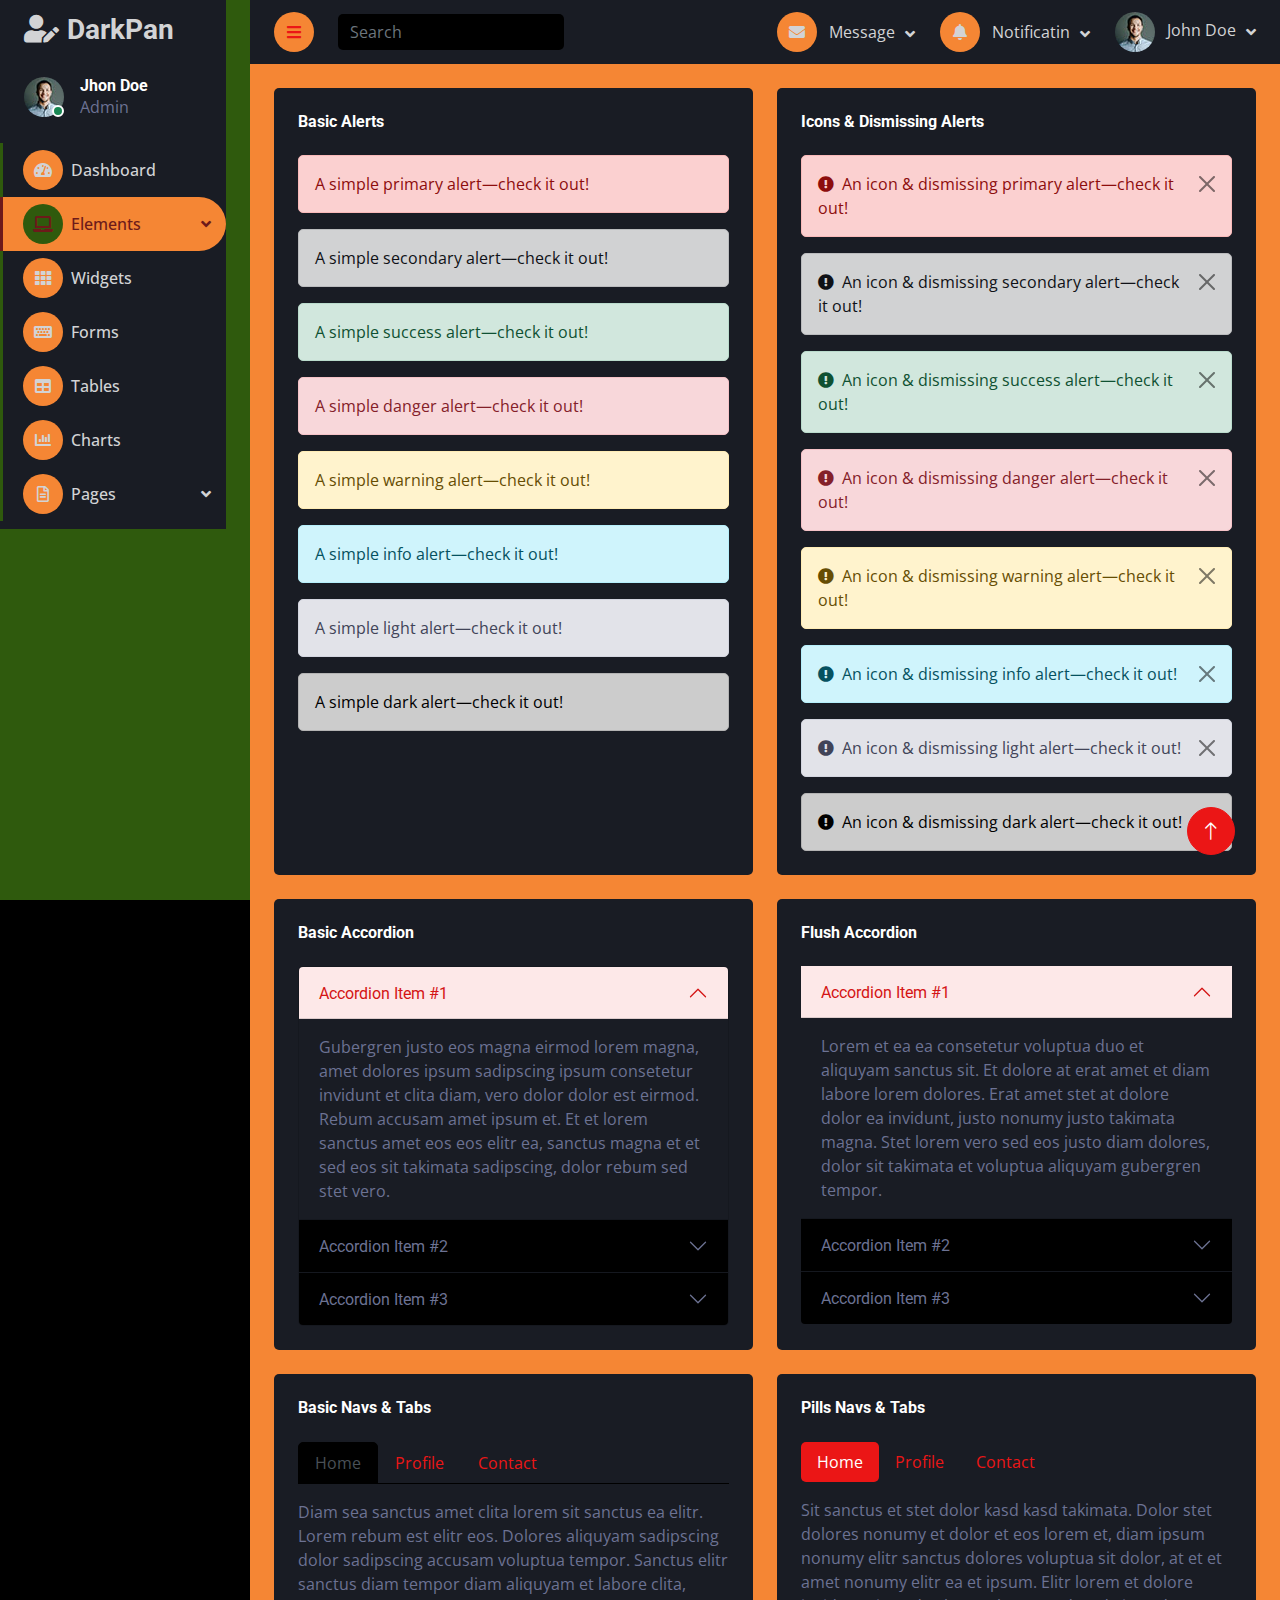
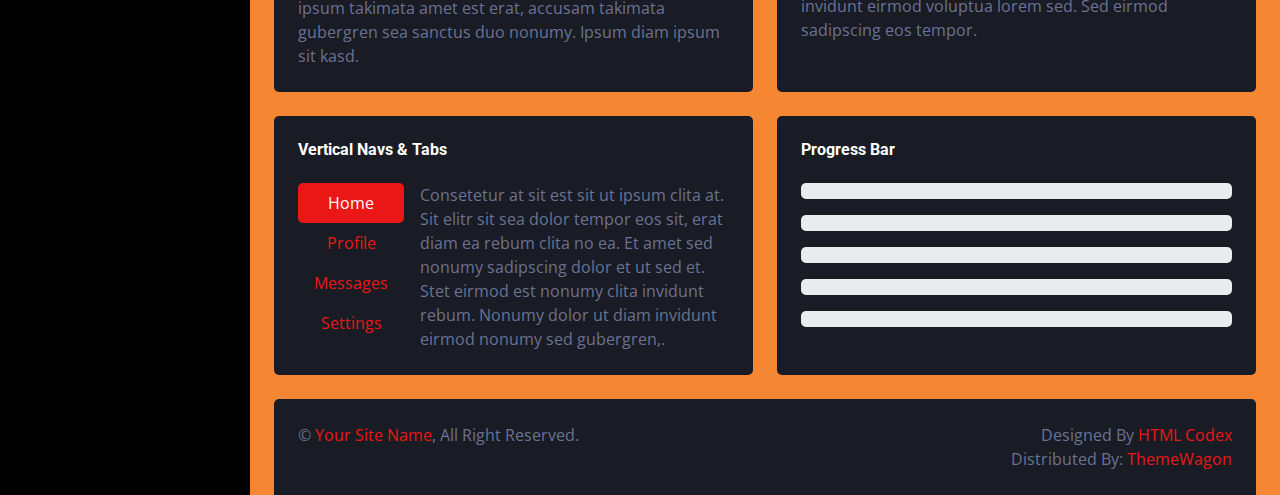
<file: element.html>
<!DOCTYPE html>
<html lang="en">

<head>
    <meta charset="utf-8">
    <title>DarkPan - Bootstrap 5 Admin Template</title>
    <meta content="width=device-width, initial-scale=1.0" name="viewport">
    <meta content="" name="keywords">
    <meta content="" name="description">

    <!-- Favicon -->
    <link href="img/favicon.ico" rel="icon">

    <!-- Google Web Fonts -->
    <link rel="preconnect" href="https://fonts.googleapis.com">
    <link rel="preconnect" href="https://fonts.gstatic.com" crossorigin>
    <link href="https://fonts.googleapis.com/css2?family=Open+Sans:wght@400;600&family=Roboto:wght@500;700&display=swap" rel="stylesheet"> 
    
    <!-- Icon Font Stylesheet -->
    <link href="https://cdnjs.cloudflare.com/ajax/libs/font-awesome/5.10.0/css/all.min.css" rel="stylesheet">
    <link href="https://cdn.jsdelivr.net/npm/bootstrap-icons@1.4.1/font/bootstrap-icons.css" rel="stylesheet">

    <!-- Libraries Stylesheet -->
    <link href="lib/owlcarousel/assets/owl.carousel.min.css" rel="stylesheet">
    <link href="lib/tempusdominus/css/tempusdominus-bootstrap-4.min.css" rel="stylesheet" />

    <!-- Customized Bootstrap Stylesheet -->
    <link href="css/bootstrap.min.css" rel="stylesheet">

    <!-- Template Stylesheet -->
    <link href="css/style.css" rel="stylesheet">
</head>

<body>
    <div class="container-fluid position-relative d-flex p-0">
        <!-- Spinner Start -->
        <div id="spinner" class="show bg-dark position-fixed translate-middle w-100 vh-100 top-50 start-50 d-flex align-items-center justify-content-center">
            <div class="spinner-border text-primary" style="width: 3rem; height: 3rem;" role="status">
                <span class="sr-only">Loading...</span>
            </div>
        </div>
        <!-- Spinner End -->


        <!-- Sidebar Start -->
        <div class="sidebar pe-4 pb-3">
            <nav class="navbar bg-secondary navbar-dark">
                <a href="index.html" class="navbar-brand mx-4 mb-3">
                    <h3 class="text-primary"><i class="fa fa-user-edit me-2"></i>DarkPan</h3>
                </a>
                <div class="d-flex align-items-center ms-4 mb-4">
                    <div class="position-relative">
                        <img class="rounded-circle" src="img/user.jpg" alt="" style="width: 40px; height: 40px;">
                        <div class="bg-success rounded-circle border border-2 border-white position-absolute end-0 bottom-0 p-1"></div>
                    </div>
                    <div class="ms-3">
                        <h6 class="mb-0">Jhon Doe</h6>
                        <span>Admin</span>
                    </div>
                </div>
                <div class="navbar-nav w-100">
                    <a href="index.html" class="nav-item nav-link"><i class="fa fa-tachometer-alt me-2"></i>Dashboard</a>
                    <div class="nav-item dropdown">
                        <a href="#" class="nav-link dropdown-toggle active" data-bs-toggle="dropdown"><i class="fa fa-laptop me-2"></i>Elements</a>
                        <div class="dropdown-menu bg-transparent border-0">
                            <a href="button.html" class="dropdown-item">Buttons</a>
                            <a href="typography.html" class="dropdown-item">Typography</a>
                            <a href="element.html" class="dropdown-item active">Other Elements</a>
                        </div>
                    </div>
                    <a href="widget.html" class="nav-item nav-link"><i class="fa fa-th me-2"></i>Widgets</a>
                    <a href="form.html" class="nav-item nav-link"><i class="fa fa-keyboard me-2"></i>Forms</a>
                    <a href="table.html" class="nav-item nav-link"><i class="fa fa-table me-2"></i>Tables</a>
                    <a href="chart.html" class="nav-item nav-link"><i class="fa fa-chart-bar me-2"></i>Charts</a>
                    <div class="nav-item dropdown">
                        <a href="#" class="nav-link dropdown-toggle" data-bs-toggle="dropdown"><i class="far fa-file-alt me-2"></i>Pages</a>
                        <div class="dropdown-menu bg-transparent border-0">
                            <a href="signin.html" class="dropdown-item">Sign In</a>
                            <a href="signup.html" class="dropdown-item">Sign Up</a>
                            <a href="404.html" class="dropdown-item">404 Error</a>
                            <a href="blank.html" class="dropdown-item">Blank Page</a>
                        </div>
                    </div>
                </div>
            </nav>
        </div>
        <!-- Sidebar End -->


        <!-- Content Start -->
        <div class="content">
            <!-- Navbar Start -->
            <nav class="navbar navbar-expand bg-secondary navbar-dark sticky-top px-4 py-0">
                <a href="index.html" class="navbar-brand d-flex d-lg-none me-4">
                    <h2 class="text-primary mb-0"><i class="fa fa-user-edit"></i></h2>
                </a>
                <a href="#" class="sidebar-toggler flex-shrink-0">
                    <i class="fa fa-bars"></i>
                </a>
                <form class="d-none d-md-flex ms-4">
                    <input class="form-control bg-dark border-0" type="search" placeholder="Search">
                </form>
                <div class="navbar-nav align-items-center ms-auto">
                    <div class="nav-item dropdown">
                        <a href="#" class="nav-link dropdown-toggle" data-bs-toggle="dropdown">
                            <i class="fa fa-envelope me-lg-2"></i>
                            <span class="d-none d-lg-inline-flex">Message</span>
                        </a>
                        <div class="dropdown-menu dropdown-menu-end bg-secondary border-0 rounded-0 rounded-bottom m-0">
                            <a href="#" class="dropdown-item">
                                <div class="d-flex align-items-center">
                                    <img class="rounded-circle" src="img/user.jpg" alt="" style="width: 40px; height: 40px;">
                                    <div class="ms-2">
                                        <h6 class="fw-normal mb-0">Jhon send you a message</h6>
                                        <small>15 minutes ago</small>
                                    </div>
                                </div>
                            </a>
                            <hr class="dropdown-divider">
                            <a href="#" class="dropdown-item">
                                <div class="d-flex align-items-center">
                                    <img class="rounded-circle" src="img/user.jpg" alt="" style="width: 40px; height: 40px;">
                                    <div class="ms-2">
                                        <h6 class="fw-normal mb-0">Jhon send you a message</h6>
                                        <small>15 minutes ago</small>
                                    </div>
                                </div>
                            </a>
                            <hr class="dropdown-divider">
                            <a href="#" class="dropdown-item">
                                <div class="d-flex align-items-center">
                                    <img class="rounded-circle" src="img/user.jpg" alt="" style="width: 40px; height: 40px;">
                                    <div class="ms-2">
                                        <h6 class="fw-normal mb-0">Jhon send you a message</h6>
                                        <small>15 minutes ago</small>
                                    </div>
                                </div>
                            </a>
                            <hr class="dropdown-divider">
                            <a href="#" class="dropdown-item text-center">See all message</a>
                        </div>
                    </div>
                    <div class="nav-item dropdown">
                        <a href="#" class="nav-link dropdown-toggle" data-bs-toggle="dropdown">
                            <i class="fa fa-bell me-lg-2"></i>
                            <span class="d-none d-lg-inline-flex">Notificatin</span>
                        </a>
                        <div class="dropdown-menu dropdown-menu-end bg-secondary border-0 rounded-0 rounded-bottom m-0">
                            <a href="#" class="dropdown-item">
                                <h6 class="fw-normal mb-0">Profile updated</h6>
                                <small>15 minutes ago</small>
                            </a>
                            <hr class="dropdown-divider">
                            <a href="#" class="dropdown-item">
                                <h6 class="fw-normal mb-0">New user added</h6>
                                <small>15 minutes ago</small>
                            </a>
                            <hr class="dropdown-divider">
                            <a href="#" class="dropdown-item">
                                <h6 class="fw-normal mb-0">Password changed</h6>
                                <small>15 minutes ago</small>
                            </a>
                            <hr class="dropdown-divider">
                            <a href="#" class="dropdown-item text-center">See all notifications</a>
                        </div>
                    </div>
                    <div class="nav-item dropdown">
                        <a href="#" class="nav-link dropdown-toggle" data-bs-toggle="dropdown">
                            <img class="rounded-circle me-lg-2" src="img/user.jpg" alt="" style="width: 40px; height: 40px;">
                            <span class="d-none d-lg-inline-flex">John Doe</span>
                        </a>
                        <div class="dropdown-menu dropdown-menu-end bg-secondary border-0 rounded-0 rounded-bottom m-0">
                            <a href="#" class="dropdown-item">My Profile</a>
                            <a href="#" class="dropdown-item">Settings</a>
                            <a href="#" class="dropdown-item">Log Out</a>
                        </div>
                    </div>
                </div>
            </nav>
            <!-- Navbar End -->


            <!-- Other Elements Start -->
            <div class="container-fluid pt-4 px-4">
                <div class="row g-4">
                    <div class="col-sm-12 col-xl-6">
                        <div class="bg-secondary rounded h-100 p-4">
                            <h6 class="mb-4">Basic Alerts</h6>
                            <div class="alert alert-primary" role="alert">
                                A simple primary alert—check it out!
                            </div>
                            <div class="alert alert-secondary" role="alert">
                                A simple secondary alert—check it out!
                            </div>
                            <div class="alert alert-success" role="alert">
                                A simple success alert—check it out!
                            </div>
                            <div class="alert alert-danger" role="alert">
                                A simple danger alert—check it out!
                            </div>
                            <div class="alert alert-warning" role="alert">
                                A simple warning alert—check it out!
                            </div>
                            <div class="alert alert-info" role="alert">
                                A simple info alert—check it out!
                            </div>
                            <div class="alert alert-light" role="alert">
                                A simple light alert—check it out!
                            </div>
                            <div class="alert alert-dark mb-0" role="alert">
                                A simple dark alert—check it out!
                            </div>
                        </div>
                    </div>
                    <div class="col-sm-12 col-xl-6">
                        <div class="bg-secondary rounded h-100 p-4">
                            <h6 class="mb-4">Icons & Dismissing Alerts</h6>
                            <div class="alert alert-primary alert-dismissible fade show" role="alert">
                                <i class="fa fa-exclamation-circle me-2"></i>An icon & dismissing primary alert—check it out!
                                <button type="button" class="btn-close" data-bs-dismiss="alert" aria-label="Close"></button>
                            </div>
                            <div class="alert alert-secondary alert-dismissible fade show" role="alert">
                                <i class="fa fa-exclamation-circle me-2"></i>An icon & dismissing secondary alert—check it out!
                                <button type="button" class="btn-close" data-bs-dismiss="alert" aria-label="Close"></button>
                            </div>
                            <div class="alert alert-success alert-dismissible fade show" role="alert">
                                <i class="fa fa-exclamation-circle me-2"></i>An icon & dismissing success alert—check it out!
                                <button type="button" class="btn-close" data-bs-dismiss="alert" aria-label="Close"></button>
                            </div>
                            <div class="alert alert-danger alert-dismissible fade show" role="alert">
                                <i class="fa fa-exclamation-circle me-2"></i>An icon & dismissing danger alert—check it out!
                                <button type="button" class="btn-close" data-bs-dismiss="alert" aria-label="Close"></button>
                            </div>
                            <div class="alert alert-warning alert-dismissible fade show" role="alert">
                                <i class="fa fa-exclamation-circle me-2"></i>An icon & dismissing warning alert—check it out!
                                <button type="button" class="btn-close" data-bs-dismiss="alert" aria-label="Close"></button>
                            </div>
                            <div class="alert alert-info alert-dismissible fade show" role="alert">
                                <i class="fa fa-exclamation-circle me-2"></i>An icon & dismissing info alert—check it out!
                                <button type="button" class="btn-close" data-bs-dismiss="alert" aria-label="Close"></button>
                            </div>
                            <div class="alert alert-light alert-dismissible fade show" role="alert">
                                <i class="fa fa-exclamation-circle me-2"></i>An icon & dismissing light alert—check it out!
                                <button type="button" class="btn-close" data-bs-dismiss="alert" aria-label="Close"></button>
                            </div>
                            <div class="alert alert-dark alert-dismissible fade show mb-0" role="alert">
                                <i class="fa fa-exclamation-circle me-2"></i>An icon & dismissing dark alert—check it out!
                                <button type="button" class="btn-close" data-bs-dismiss="alert" aria-label="Close"></button>
                            </div>
                        </div>
                    </div>
                    <div class="col-sm-12 col-xl-6">
                        <div class="bg-secondary rounded h-100 p-4">
                            <h6 class="mb-4">Basic Accordion</h6>
                            <div class="accordion" id="accordionExample">
                                <div class="accordion-item bg-transparent">
                                    <h2 class="accordion-header" id="headingOne">
                                        <button class="accordion-button" type="button" data-bs-toggle="collapse"
                                            data-bs-target="#collapseOne" aria-expanded="true"
                                            aria-controls="collapseOne">
                                            Accordion Item #1
                                        </button>
                                    </h2>
                                    <div id="collapseOne" class="accordion-collapse collapse show"
                                        aria-labelledby="headingOne" data-bs-parent="#accordionExample">
                                        <div class="accordion-body">
                                            Gubergren justo eos magna eirmod lorem magna, amet dolores ipsum sadipscing ipsum consetetur invidunt et clita diam, vero dolor dolor est eirmod. Rebum accusam amet ipsum et. Et et lorem sanctus amet eos eos elitr ea, sanctus magna et et sed eos sit takimata sadipscing, dolor rebum sed stet vero.
                                        </div>
                                    </div>
                                </div>
                                <div class="accordion-item bg-transparent">
                                    <h2 class="accordion-header" id="headingTwo">
                                        <button class="accordion-button collapsed" type="button"
                                            data-bs-toggle="collapse" data-bs-target="#collapseTwo"
                                            aria-expanded="false" aria-controls="collapseTwo">
                                            Accordion Item #2
                                        </button>
                                    </h2>
                                    <div id="collapseTwo" class="accordion-collapse collapse"
                                        aria-labelledby="headingTwo" data-bs-parent="#accordionExample">
                                        <div class="accordion-body">
                                            Voluptua sit dolores consetetur ea et diam est et takimata. Et erat sadipscing dolores et stet diam ut ut diam, sit aliquyam no magna et dolore lorem dolor sit. Lorem lorem sed sed duo, eirmod sit diam ipsum sit erat, lorem sit dolor diam amet ea aliquyam tempor rebum invidunt,.
                                        </div>
                                    </div>
                                </div>
                                <div class="accordion-item bg-transparent">
                                    <h2 class="accordion-header" id="headingThree">
                                        <button class="accordion-button collapsed" type="button"
                                            data-bs-toggle="collapse" data-bs-target="#collapseThree"
                                            aria-expanded="false" aria-controls="collapseThree">
                                            Accordion Item #3
                                        </button>
                                    </h2>
                                    <div id="collapseThree" class="accordion-collapse collapse"
                                        aria-labelledby="headingThree" data-bs-parent="#accordionExample">
                                        <div class="accordion-body">
                                            Dolore eos dolor tempor justo sea eos amet eos kasd dolor, et diam tempor lorem dolores vero. Stet dolore gubergren nonumy diam. Consetetur sit takimata magna invidunt, dolore sea amet consetetur ea et rebum, invidunt et amet sit sea. Dolor eirmod sed magna sadipscing sadipscing lorem lorem sed, sit lorem.
                                        </div>
                                    </div>
                                </div>
                            </div>
                        </div>
                    </div>
                    <div class="col-sm-12 col-xl-6">
                        <div class="bg-secondary rounded h-100 p-4">
                            <h6 class="mb-4">Flush Accordion</h6>
                            <div class="accordion accordion-flush" id="accordionFlushExample">
                                <div class="accordion-item bg-transparent">
                                    <h2 class="accordion-header" id="flush-headingOne">
                                        <button class="accordion-button" type="button"
                                            data-bs-toggle="collapse" data-bs-target="#flush-collapseOne"
                                            aria-expanded="true" aria-controls="flush-collapseOne">
                                            Accordion Item #1
                                        </button>
                                    </h2>
                                    <div id="flush-collapseOne" class="accordion-collapse collapse show"
                                        aria-labelledby="flush-headingOne" data-bs-parent="#accordionFlushExample">
                                        <div class="accordion-body">
                                            Lorem et ea ea consetetur voluptua duo et aliquyam sanctus sit. Et dolore at erat amet et diam labore lorem dolores. Erat amet stet at dolore dolor ea invidunt, justo nonumy justo takimata magna. Stet lorem vero sed eos justo diam dolores, dolor sit takimata et voluptua aliquyam gubergren tempor.
                                        </div>
                                    </div>
                                </div>
                                <div class="accordion-item bg-transparent">
                                    <h2 class="accordion-header" id="flush-headingTwo">
                                        <button class="accordion-button collapsed" type="button"
                                            data-bs-toggle="collapse" data-bs-target="#flush-collapseTwo"
                                            aria-expanded="false" aria-controls="flush-collapseTwo">
                                            Accordion Item #2
                                        </button>
                                    </h2>
                                    <div id="flush-collapseTwo" class="accordion-collapse collapse"
                                        aria-labelledby="flush-headingTwo" data-bs-parent="#accordionFlushExample">
                                        <div class="accordion-body">
                                            Sea diam dolore aliquyam aliquyam diam et consetetur et. Accusam amet no invidunt invidunt et consetetur, magna ut nonumy kasd erat tempor dolor et. Diam magna dolor sed amet duo dolores magna vero. Amet sit sadipscing ea diam clita lorem sit. Vero et et et tempor diam. Ipsum eirmod sit.
                                        </div>
                                    </div>
                                </div>
                                <div class="accordion-item bg-transparent">
                                    <h2 class="accordion-header" id="flush-headingThree">
                                        <button class="accordion-button collapsed" type="button"
                                            data-bs-toggle="collapse" data-bs-target="#flush-collapseThree"
                                            aria-expanded="false" aria-controls="flush-collapseThree">
                                            Accordion Item #3
                                        </button>
                                    </h2>
                                    <div id="flush-collapseThree" class="accordion-collapse collapse"
                                        aria-labelledby="flush-headingThree" data-bs-parent="#accordionFlushExample">
                                        <div class="accordion-body">
                                            Sea sea sit sanctus magna gubergren kasd, magna justo ea lorem lorem. Elitr aliquyam ipsum clita consetetur duo at nonumy invidunt, invidunt eos dolore vero sit amet amet magna tempor clita, takimata diam justo stet erat et vero erat. Sit ipsum eirmod sea ut vero dolores sea clita nonumy, no.
                                        </div>
                                    </div>
                                </div>
                            </div>
                        </div>
                    </div>
                    <div class="col-sm-12 col-xl-6">
                        <div class="bg-secondary rounded h-100 p-4">
                            <h6 class="mb-4">Basic Navs & Tabs</h6>
                            <nav>
                                <div class="nav nav-tabs" id="nav-tab" role="tablist">
                                    <button class="nav-link active" id="nav-home-tab" data-bs-toggle="tab"
                                        data-bs-target="#nav-home" type="button" role="tab" aria-controls="nav-home"
                                        aria-selected="true">Home</button>
                                    <button class="nav-link" id="nav-profile-tab" data-bs-toggle="tab"
                                        data-bs-target="#nav-profile" type="button" role="tab"
                                        aria-controls="nav-profile" aria-selected="false">Profile</button>
                                    <button class="nav-link" id="nav-contact-tab" data-bs-toggle="tab"
                                        data-bs-target="#nav-contact" type="button" role="tab"
                                        aria-controls="nav-contact" aria-selected="false">Contact</button>
                                </div>
                            </nav>
                            <div class="tab-content pt-3" id="nav-tabContent">
                                <div class="tab-pane fade show active" id="nav-home" role="tabpanel" aria-labelledby="nav-home-tab">
                                    Diam sea sanctus amet clita lorem sit sanctus ea elitr. Lorem rebum est elitr eos. Dolores aliquyam sadipscing dolor sadipscing accusam voluptua tempor. Sanctus elitr sanctus diam tempor diam aliquyam et labore clita, ipsum takimata amet est erat, accusam takimata gubergren sea sanctus duo nonumy. Ipsum diam ipsum sit kasd.
                                </div>
                                <div class="tab-pane fade" id="nav-profile" role="tabpanel" aria-labelledby="nav-profile-tab">
                                    Sanctus vero sit kasd sea gubergren takimata consetetur elitr elitr, consetetur sadipscing takimata ipsum dolores. Accusam duo accusam et labore ea elitr ipsum tempor sit, dolore aliquyam ipsum sit amet sit. Et dolore ipsum labore invidunt rebum. Sed dolore gubergren sanctus vero diam lorem rebum elitr, erat diam dolor clita.
                                </div>
                                <div class="tab-pane fade" id="nav-contact" role="tabpanel" aria-labelledby="nav-contact-tab">
                                    Sit consetetur eirmod lorem ea magna sadipscing ipsum elitr invidunt, dolores lorem erat ipsum ut aliquyam eos lorem sed. Nonumy aliquyam ea justo eos dolores dolores duo dolores. Aliquyam dolor sea dolores sit takimata no erat vero. At lorem justo tempor lorem duo, stet kasd aliquyam ipsum voluptua labore at.
                                </div>
                            </div>
                        </div>
                    </div>
                    <div class="col-sm-12 col-xl-6">
                        <div class="bg-secondary rounded h-100 p-4">
                            <h6 class="mb-4">Pills Navs & Tabs</h6>
                            <ul class="nav nav-pills mb-3" id="pills-tab" role="tablist">
                                <li class="nav-item" role="presentation">
                                    <button class="nav-link active" id="pills-home-tab" data-bs-toggle="pill"
                                        data-bs-target="#pills-home" type="button" role="tab" aria-controls="pills-home"
                                        aria-selected="true">Home</button>
                                </li>
                                <li class="nav-item" role="presentation">
                                    <button class="nav-link" id="pills-profile-tab" data-bs-toggle="pill"
                                        data-bs-target="#pills-profile" type="button" role="tab"
                                        aria-controls="pills-profile" aria-selected="false">Profile</button>
                                </li>
                                <li class="nav-item" role="presentation">
                                    <button class="nav-link" id="pills-contact-tab" data-bs-toggle="pill"
                                        data-bs-target="#pills-contact" type="button" role="tab"
                                        aria-controls="pills-contact" aria-selected="false">Contact</button>
                                </li>
                            </ul>
                            <div class="tab-content" id="pills-tabContent">
                                <div class="tab-pane fade show active" id="pills-home" role="tabpanel" aria-labelledby="pills-home-tab">
                                    Sit sanctus et stet dolor kasd kasd takimata. Dolor stet dolores nonumy et dolor et eos lorem et, diam ipsum nonumy elitr sanctus dolores voluptua sit dolor, at et et amet nonumy elitr ea et ipsum. Elitr lorem et dolore invidunt eirmod voluptua lorem sed. Sed eirmod sadipscing eos tempor.
                                </div>
                                <div class="tab-pane fade" id="pills-profile" role="tabpanel" aria-labelledby="pills-profile-tab">
                                    Invidunt rebum voluptua lorem eirmod dolore. Amet no sed sanctus lorem ea. Nonumy sit stet sit magna. Rebum rebum ipsum clita erat consetetur, sit dolor sit clita et amet. Est et clita dolore takimata, sea dolores tempor erat consetetur lorem. Consetetur sea sadipscing dolor et dolores et stet, tempor elitr.
                                </div>
                                <div class="tab-pane fade" id="pills-contact" role="tabpanel" aria-labelledby="pills-contact-tab">
                                    Et diam et est sed vero ipsum voluptua dolor et, sit eos justo ipsum no ipsum amet sed aliquyam dolore, ut ipsum sanctus et consetetur. Sit ea sit clita lorem ea gubergren. Et dolore vero sanctus voluptua ipsum sadipscing amet at. Et sed dolore voluptua dolor eos tempor, erat amet.
                                </div>
                            </div>
                        </div>
                    </div>
                    <div class="col-sm-12 col-xl-6">
                        <div class="bg-secondary rounded h-100 p-4">
                            <h6 class="mb-4">Vertical Navs & Tabs</h6>
                            <div class="d-flex align-items-start">
                                <div class="nav flex-column nav-pills me-3" id="v-pills-tab" role="tablist"
                                    aria-orientation="vertical">
                                    <button class="nav-link active" id="v-pills-home-tab" data-bs-toggle="pill"
                                        data-bs-target="#v-pills-home" type="button" role="tab"
                                        aria-controls="v-pills-home" aria-selected="true">Home</button>
                                    <button class="nav-link" id="v-pills-profile-tab" data-bs-toggle="pill"
                                        data-bs-target="#v-pills-profile" type="button" role="tab"
                                        aria-controls="v-pills-profile" aria-selected="false">Profile</button>
                                    <button class="nav-link" id="v-pills-messages-tab" data-bs-toggle="pill"
                                        data-bs-target="#v-pills-messages" type="button" role="tab"
                                        aria-controls="v-pills-messages" aria-selected="false">Messages</button>
                                    <button class="nav-link" id="v-pills-settings-tab" data-bs-toggle="pill"
                                        data-bs-target="#v-pills-settings" type="button" role="tab"
                                        aria-controls="v-pills-settings" aria-selected="false">Settings</button>
                                </div>
                                <div class="tab-content" id="v-pills-tabContent">
                                    <div class="tab-pane fade show active" id="v-pills-home" role="tabpanel" aria-labelledby="v-pills-home-tab">
                                        Consetetur at sit est sit ut ipsum clita at. Sit elitr sit sea dolor tempor eos sit, erat diam ea rebum clita no ea. Et amet sed nonumy sadipscing dolor et ut sed et. Stet eirmod est nonumy clita invidunt rebum. Nonumy dolor ut diam invidunt eirmod nonumy sed gubergren,.
                                    </div>
                                    <div class="tab-pane fade" id="v-pills-profile" role="tabpanel" aria-labelledby="v-pills-profile-tab">
                                        Tempor et kasd accusam duo et dolor no accusam dolore, dolor sed voluptua duo no, sit et stet lorem dolor ipsum tempor consetetur vero, consetetur est eos sit eirmod erat diam accusam sadipscing sit. Takimata erat ea eirmod tempor elitr dolore sadipscing kasd justo, elitr tempor sed eos sadipscing magna.
                                    </div>
                                    <div class="tab-pane fade" id="v-pills-messages" role="tabpanel" aria-labelledby="v-pills-messages-tab">
                                        Sed kasd kasd ea clita sed lorem amet tempor est voluptua, labore stet dolores gubergren clita lorem sed nonumy at. Dolores et ut erat voluptua. Est voluptua stet accusam rebum, elitr amet sit takimata sea eirmod. Sanctus elitr amet sit dolore sea stet et ut. Dolor et sanctus elitr ut.
                                    </div>
                                    <div class="tab-pane fade" id="v-pills-settings" role="tabpanel" aria-labelledby="v-pills-settings-tab">
                                        Sit et vero kasd sea et at, aliquyam takimata et et est, labore et takimata sed ut stet sanctus, nonumy dolor invidunt sit labore et, amet et dolor sit dolor tempor et dolor ipsum nonumy, accusam clita sadipscing ut et labore labore est, dolore accusam vero at est sit. Invidunt.
                                    </div>
                                </div>
                            </div>
                        </div>
                    </div>
                    <div class="col-sm-12 col-xl-6">
                        <div class="bg-secondary rounded h-100 p-4">
                            <h6 class="mb-4">Progress Bar</h6>
                            <div class="pg-bar mb-3">
                                <div class="progress">
                                    <div class="progress-bar progress-bar-striped" role="progressbar" aria-valuenow="10" aria-valuemin="0" aria-valuemax="100"></div>
                                </div>
                            </div>
                            <div class="pg-bar mb-3">
                                <div class="progress">
                                    <div class="progress-bar progress-bar-striped bg-success" role="progressbar" aria-valuenow="25" aria-valuemin="0" aria-valuemax="100"></div>
                                </div>
                            </div>
                            <div class="pg-bar mb-3">
                                <div class="progress">
                                    <div class="progress-bar progress-bar-striped bg-info" role="progressbar" aria-valuenow="50" aria-valuemin="0" aria-valuemax="100"></div>
                                </div>
                            </div>
                            <div class="pg-bar mb-3">
                                <div class="progress">
                                    <div class="progress-bar progress-bar-striped bg-warning" role="progressbar" aria-valuenow="75" aria-valuemin="0" aria-valuemax="100"></div>
                                </div>
                            </div>
                            <div class="pg-bar mb-0">
                                <div class="progress">
                                    <div class="progress-bar progress-bar-striped bg-danger" role="progressbar" aria-valuenow="100" aria-valuemin="0" aria-valuemax="100"></div>
                                </div>
                            </div>
                        </div>
                    </div>
                </div>
            </div>
            <!-- Other Elements End -->


            <!-- Footer Start -->
            <div class="container-fluid pt-4 px-4">
                <div class="bg-secondary rounded-top p-4">
                    <div class="row">
                        <div class="col-12 col-sm-6 text-center text-sm-start">
                            &copy; <a href="#">Your Site Name</a>, All Right Reserved. 
                        </div>
                        <div class="col-12 col-sm-6 text-center text-sm-end">
                            <!--/*** This template is free as long as you keep the footer author’s credit link/attribution link/backlink. If you'd like to use the template without the footer author’s credit link/attribution link/backlink, you can purchase the Credit Removal License from "https://htmlcodex.com/credit-removal". Thank you for your support. ***/-->
                            Designed By <a href="https://htmlcodex.com">HTML Codex</a>
                            <br>Distributed By: <a href="https://themewagon.com" target="_blank">ThemeWagon</a>
                        </div>
                    </div>
                </div>
            </div>
            <!-- Footer End -->
        </div>
        <!-- Content End -->


        <!-- Back to Top -->
        <a href="#" class="btn btn-lg btn-primary btn-lg-square back-to-top"><i class="bi bi-arrow-up"></i></a>
    </div>

    <!-- JavaScript Libraries -->
    <script src="https://code.jquery.com/jquery-3.4.1.min.js"></script>
    <script src="https://cdn.jsdelivr.net/npm/bootstrap@5.0.0/dist/js/bootstrap.bundle.min.js"></script>
    <script src="lib/chart/chart.min.js"></script>
    <script src="lib/easing/easing.min.js"></script>
    <script src="lib/waypoints/waypoints.min.js"></script>
    <script src="lib/owlcarousel/owl.carousel.min.js"></script>
    <script src="lib/tempusdominus/js/moment.min.js"></script>
    <script src="lib/tempusdominus/js/moment-timezone.min.js"></script>
    <script src="lib/tempusdominus/js/tempusdominus-bootstrap-4.min.js"></script>

    <!-- Template Javascript -->
    <script src="js/main.js"></script>
</body>

</html>
</file>
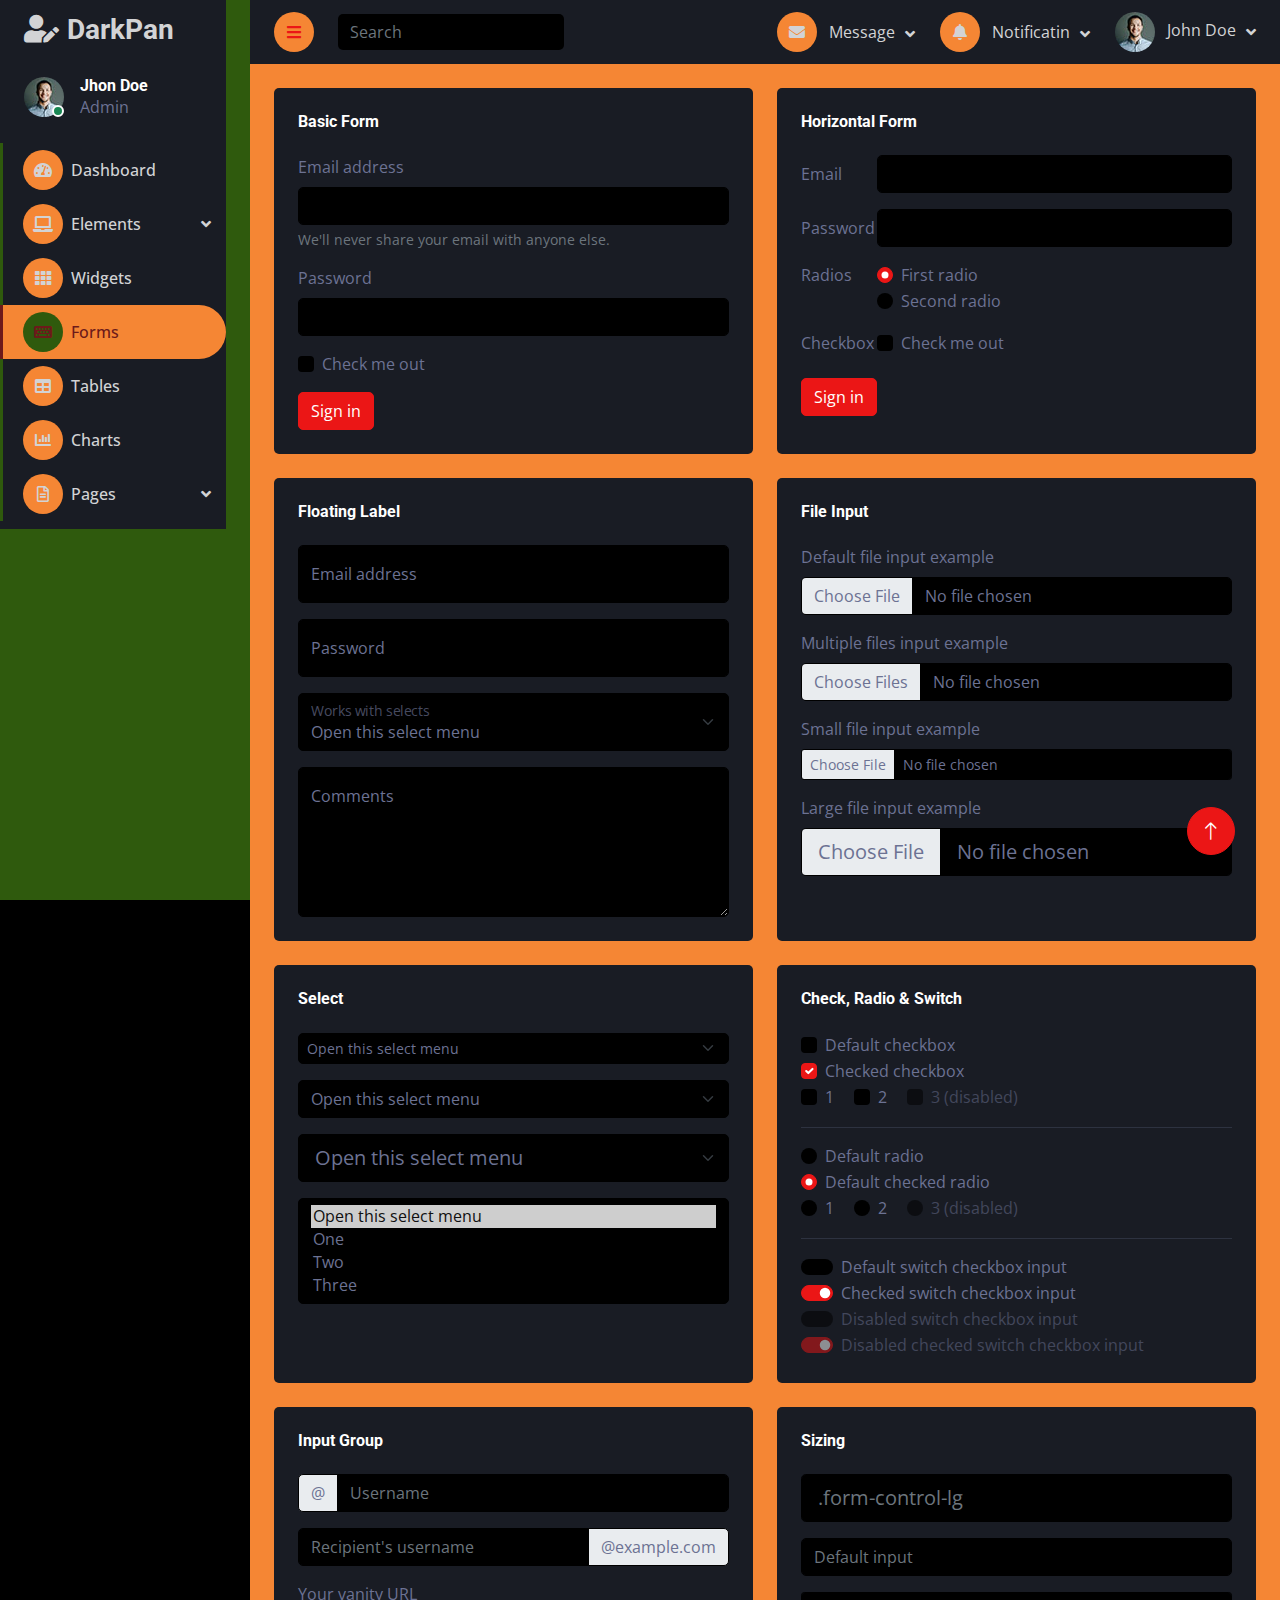
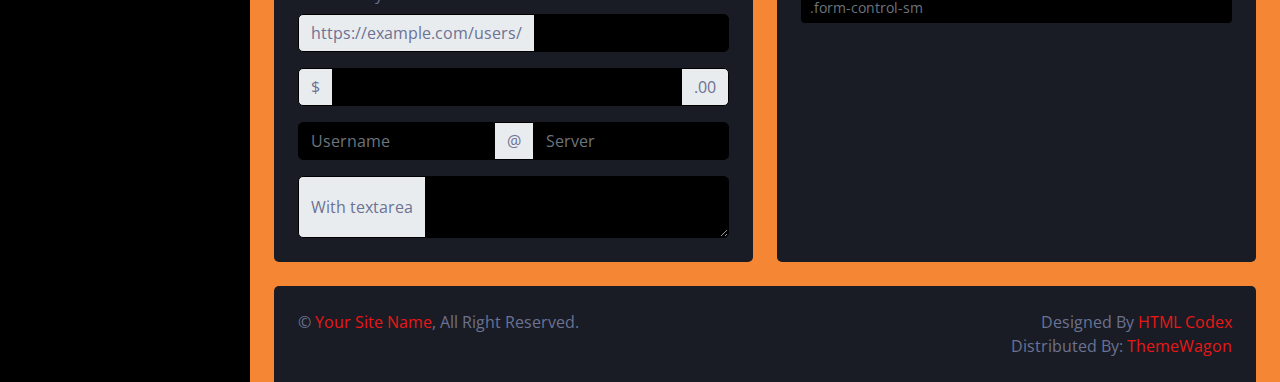
<file: form.html>
<!DOCTYPE html>
<html lang="en">

<head>
    <meta charset="utf-8">
    <title>DarkPan - Bootstrap 5 Admin Template</title>
    <meta content="width=device-width, initial-scale=1.0" name="viewport">
    <meta content="" name="keywords">
    <meta content="" name="description">

    <!-- Favicon -->
    <link href="img/favicon.ico" rel="icon">

    <!-- Google Web Fonts -->
    <link rel="preconnect" href="https://fonts.googleapis.com">
    <link rel="preconnect" href="https://fonts.gstatic.com" crossorigin>
    <link href="https://fonts.googleapis.com/css2?family=Open+Sans:wght@400;600&family=Roboto:wght@500;700&display=swap" rel="stylesheet"> 
    
    <!-- Icon Font Stylesheet -->
    <link href="https://cdnjs.cloudflare.com/ajax/libs/font-awesome/5.10.0/css/all.min.css" rel="stylesheet">
    <link href="https://cdn.jsdelivr.net/npm/bootstrap-icons@1.4.1/font/bootstrap-icons.css" rel="stylesheet">

    <!-- Libraries Stylesheet -->
    <link href="lib/owlcarousel/assets/owl.carousel.min.css" rel="stylesheet">
    <link href="lib/tempusdominus/css/tempusdominus-bootstrap-4.min.css" rel="stylesheet" />

    <!-- Customized Bootstrap Stylesheet -->
    <link href="css/bootstrap.min.css" rel="stylesheet">

    <!-- Template Stylesheet -->
    <link href="css/style.css" rel="stylesheet">
</head>

<body>
    <div class="container-fluid position-relative d-flex p-0">
        <!-- Spinner Start -->
        <div id="spinner" class="show bg-dark position-fixed translate-middle w-100 vh-100 top-50 start-50 d-flex align-items-center justify-content-center">
            <div class="spinner-border text-primary" style="width: 3rem; height: 3rem;" role="status">
                <span class="sr-only">Loading...</span>
            </div>
        </div>
        <!-- Spinner End -->


        <!-- Sidebar Start -->
        <div class="sidebar pe-4 pb-3">
            <nav class="navbar bg-secondary navbar-dark">
                <a href="index.html" class="navbar-brand mx-4 mb-3">
                    <h3 class="text-primary"><i class="fa fa-user-edit me-2"></i>DarkPan</h3>
                </a>
                <div class="d-flex align-items-center ms-4 mb-4">
                    <div class="position-relative">
                        <img class="rounded-circle" src="img/user.jpg" alt="" style="width: 40px; height: 40px;">
                        <div class="bg-success rounded-circle border border-2 border-white position-absolute end-0 bottom-0 p-1"></div>
                    </div>
                    <div class="ms-3">
                        <h6 class="mb-0">Jhon Doe</h6>
                        <span>Admin</span>
                    </div>
                </div>
                <div class="navbar-nav w-100">
                    <a href="index.html" class="nav-item nav-link"><i class="fa fa-tachometer-alt me-2"></i>Dashboard</a>
                    <div class="nav-item dropdown">
                        <a href="#" class="nav-link dropdown-toggle" data-bs-toggle="dropdown"><i class="fa fa-laptop me-2"></i>Elements</a>
                        <div class="dropdown-menu bg-transparent border-0">
                            <a href="button.html" class="dropdown-item">Buttons</a>
                            <a href="typography.html" class="dropdown-item">Typography</a>
                            <a href="element.html" class="dropdown-item">Other Elements</a>
                        </div>
                    </div>
                    <a href="widget.html" class="nav-item nav-link"><i class="fa fa-th me-2"></i>Widgets</a>
                    <a href="form.html" class="nav-item nav-link active"><i class="fa fa-keyboard me-2"></i>Forms</a>
                    <a href="table.html" class="nav-item nav-link"><i class="fa fa-table me-2"></i>Tables</a>
                    <a href="chart.html" class="nav-item nav-link"><i class="fa fa-chart-bar me-2"></i>Charts</a>
                    <div class="nav-item dropdown">
                        <a href="#" class="nav-link dropdown-toggle" data-bs-toggle="dropdown"><i class="far fa-file-alt me-2"></i>Pages</a>
                        <div class="dropdown-menu bg-transparent border-0">
                            <a href="signin.html" class="dropdown-item">Sign In</a>
                            <a href="signup.html" class="dropdown-item">Sign Up</a>
                            <a href="404.html" class="dropdown-item">404 Error</a>
                            <a href="blank.html" class="dropdown-item">Blank Page</a>
                        </div>
                    </div>
                </div>
            </nav>
        </div>
        <!-- Sidebar End -->


        <!-- Content Start -->
        <div class="content">
            <!-- Navbar Start -->
            <nav class="navbar navbar-expand bg-secondary navbar-dark sticky-top px-4 py-0">
                <a href="index.html" class="navbar-brand d-flex d-lg-none me-4">
                    <h2 class="text-primary mb-0"><i class="fa fa-user-edit"></i></h2>
                </a>
                <a href="#" class="sidebar-toggler flex-shrink-0">
                    <i class="fa fa-bars"></i>
                </a>
                <form class="d-none d-md-flex ms-4">
                    <input class="form-control bg-dark border-0" type="search" placeholder="Search">
                </form>
                <div class="navbar-nav align-items-center ms-auto">
                    <div class="nav-item dropdown">
                        <a href="#" class="nav-link dropdown-toggle" data-bs-toggle="dropdown">
                            <i class="fa fa-envelope me-lg-2"></i>
                            <span class="d-none d-lg-inline-flex">Message</span>
                        </a>
                        <div class="dropdown-menu dropdown-menu-end bg-secondary border-0 rounded-0 rounded-bottom m-0">
                            <a href="#" class="dropdown-item">
                                <div class="d-flex align-items-center">
                                    <img class="rounded-circle" src="img/user.jpg" alt="" style="width: 40px; height: 40px;">
                                    <div class="ms-2">
                                        <h6 class="fw-normal mb-0">Jhon send you a message</h6>
                                        <small>15 minutes ago</small>
                                    </div>
                                </div>
                            </a>
                            <hr class="dropdown-divider">
                            <a href="#" class="dropdown-item">
                                <div class="d-flex align-items-center">
                                    <img class="rounded-circle" src="img/user.jpg" alt="" style="width: 40px; height: 40px;">
                                    <div class="ms-2">
                                        <h6 class="fw-normal mb-0">Jhon send you a message</h6>
                                        <small>15 minutes ago</small>
                                    </div>
                                </div>
                            </a>
                            <hr class="dropdown-divider">
                            <a href="#" class="dropdown-item">
                                <div class="d-flex align-items-center">
                                    <img class="rounded-circle" src="img/user.jpg" alt="" style="width: 40px; height: 40px;">
                                    <div class="ms-2">
                                        <h6 class="fw-normal mb-0">Jhon send you a message</h6>
                                        <small>15 minutes ago</small>
                                    </div>
                                </div>
                            </a>
                            <hr class="dropdown-divider">
                            <a href="#" class="dropdown-item text-center">See all message</a>
                        </div>
                    </div>
                    <div class="nav-item dropdown">
                        <a href="#" class="nav-link dropdown-toggle" data-bs-toggle="dropdown">
                            <i class="fa fa-bell me-lg-2"></i>
                            <span class="d-none d-lg-inline-flex">Notificatin</span>
                        </a>
                        <div class="dropdown-menu dropdown-menu-end bg-secondary border-0 rounded-0 rounded-bottom m-0">
                            <a href="#" class="dropdown-item">
                                <h6 class="fw-normal mb-0">Profile updated</h6>
                                <small>15 minutes ago</small>
                            </a>
                            <hr class="dropdown-divider">
                            <a href="#" class="dropdown-item">
                                <h6 class="fw-normal mb-0">New user added</h6>
                                <small>15 minutes ago</small>
                            </a>
                            <hr class="dropdown-divider">
                            <a href="#" class="dropdown-item">
                                <h6 class="fw-normal mb-0">Password changed</h6>
                                <small>15 minutes ago</small>
                            </a>
                            <hr class="dropdown-divider">
                            <a href="#" class="dropdown-item text-center">See all notifications</a>
                        </div>
                    </div>
                    <div class="nav-item dropdown">
                        <a href="#" class="nav-link dropdown-toggle" data-bs-toggle="dropdown">
                            <img class="rounded-circle me-lg-2" src="img/user.jpg" alt="" style="width: 40px; height: 40px;">
                            <span class="d-none d-lg-inline-flex">John Doe</span>
                        </a>
                        <div class="dropdown-menu dropdown-menu-end bg-secondary border-0 rounded-0 rounded-bottom m-0">
                            <a href="#" class="dropdown-item">My Profile</a>
                            <a href="#" class="dropdown-item">Settings</a>
                            <a href="#" class="dropdown-item">Log Out</a>
                        </div>
                    </div>
                </div>
            </nav>
            <!-- Navbar End -->


            <!-- Form Start -->
            <div class="container-fluid pt-4 px-4">
                <div class="row g-4">
                    <div class="col-sm-12 col-xl-6">
                        <div class="bg-secondary rounded h-100 p-4">
                            <h6 class="mb-4">Basic Form</h6>
                            <form>
                                <div class="mb-3">
                                    <label for="exampleInputEmail1" class="form-label">Email address</label>
                                    <input type="email" class="form-control" id="exampleInputEmail1"
                                        aria-describedby="emailHelp">
                                    <div id="emailHelp" class="form-text">We'll never share your email with anyone else.
                                    </div>
                                </div>
                                <div class="mb-3">
                                    <label for="exampleInputPassword1" class="form-label">Password</label>
                                    <input type="password" class="form-control" id="exampleInputPassword1">
                                </div>
                                <div class="mb-3 form-check">
                                    <input type="checkbox" class="form-check-input" id="exampleCheck1">
                                    <label class="form-check-label" for="exampleCheck1">Check me out</label>
                                </div>
                                <button type="submit" class="btn btn-primary">Sign in</button>
                            </form>
                        </div>
                    </div>
                    <div class="col-sm-12 col-xl-6">
                        <div class="bg-secondary rounded h-100 p-4">
                            <h6 class="mb-4">Horizontal Form</h6>
                            <form>
                                <div class="row mb-3">
                                    <label for="inputEmail3" class="col-sm-2 col-form-label">Email</label>
                                    <div class="col-sm-10">
                                        <input type="email" class="form-control" id="inputEmail3">
                                    </div>
                                </div>
                                <div class="row mb-3">
                                    <label for="inputPassword3" class="col-sm-2 col-form-label">Password</label>
                                    <div class="col-sm-10">
                                        <input type="password" class="form-control" id="inputPassword3">
                                    </div>
                                </div>
                                <fieldset class="row mb-3">
                                    <legend class="col-form-label col-sm-2 pt-0">Radios</legend>
                                    <div class="col-sm-10">
                                        <div class="form-check">
                                            <input class="form-check-input" type="radio" name="gridRadios"
                                                id="gridRadios1" value="option1" checked>
                                            <label class="form-check-label" for="gridRadios1">
                                                First radio
                                            </label>
                                        </div>
                                        <div class="form-check">
                                            <input class="form-check-input" type="radio" name="gridRadios"
                                                id="gridRadios2" value="option2">
                                            <label class="form-check-label" for="gridRadios2">
                                                Second radio
                                            </label>
                                        </div>
                                    </div>
                                </fieldset>
                                <div class="row mb-3">
                                    <legend class="col-form-label col-sm-2 pt-0">Checkbox</legend>
                                    <div class="col-sm-10">
                                        <div class="form-check">
                                            <input class="form-check-input" type="checkbox" id="gridCheck1">
                                            <label class="form-check-label" for="gridCheck1">
                                                Check me out
                                            </label>
                                        </div>
                                    </div>
                                </div>
                                <button type="submit" class="btn btn-primary">Sign in</button>
                            </form>
                        </div>
                    </div>
                    <div class="col-sm-12 col-xl-6">
                        <div class="bg-secondary rounded h-100 p-4">
                            <h6 class="mb-4">Floating Label</h6>
                            <div class="form-floating mb-3">
                                <input type="email" class="form-control" id="floatingInput"
                                    placeholder="name@example.com">
                                <label for="floatingInput">Email address</label>
                            </div>
                            <div class="form-floating mb-3">
                                <input type="password" class="form-control" id="floatingPassword"
                                    placeholder="Password">
                                <label for="floatingPassword">Password</label>
                            </div>
                            <div class="form-floating mb-3">
                                <select class="form-select" id="floatingSelect"
                                    aria-label="Floating label select example">
                                    <option selected>Open this select menu</option>
                                    <option value="1">One</option>
                                    <option value="2">Two</option>
                                    <option value="3">Three</option>
                                </select>
                                <label for="floatingSelect">Works with selects</label>
                            </div>
                            <div class="form-floating">
                                <textarea class="form-control" placeholder="Leave a comment here"
                                    id="floatingTextarea" style="height: 150px;"></textarea>
                                <label for="floatingTextarea">Comments</label>
                            </div>
                        </div>
                    </div>
                    <div class="col-sm-12 col-xl-6">
                        <div class="bg-secondary rounded h-100 p-4">
                            <h6 class="mb-4">File Input</h6>
                            <div class="mb-3">
                                <label for="formFile" class="form-label">Default file input example</label>
                                <input class="form-control bg-dark" type="file" id="formFile">
                            </div>
                            <div class="mb-3">
                                <label for="formFileMultiple" class="form-label">Multiple files input example</label>
                                <input class="form-control bg-dark" type="file" id="formFileMultiple" multiple>
                            </div>
                            <div class="mb-3">
                                <label for="formFileSm" class="form-label">Small file input example</label>
                                <input class="form-control form-control-sm bg-dark" id="formFileSm" type="file">
                            </div>
                            <div>
                                <label for="formFileLg" class="form-label">Large file input example</label>
                                <input class="form-control form-control-lg bg-dark" id="formFileLg" type="file">
                            </div>
                        </div>
                    </div>
                    <div class="col-sm-12 col-xl-6">
                        <div class="bg-secondary rounded h-100 p-4">
                            <h6 class="mb-4">Select</h6>
                            <select class="form-select form-select-sm mb-3" aria-label=".form-select-sm example">
                                <option selected>Open this select menu</option>
                                <option value="1">One</option>
                                <option value="2">Two</option>
                                <option value="3">Three</option>
                            </select>
                            <select class="form-select mb-3" aria-label="Default select example">
                                <option selected>Open this select menu</option>
                                <option value="1">One</option>
                                <option value="2">Two</option>
                                <option value="3">Three</option>
                            </select>
                            <select class="form-select form-select-lg mb-3" aria-label=".form-select-lg example">
                                <option selected>Open this select menu</option>
                                <option value="1">One</option>
                                <option value="2">Two</option>
                                <option value="3">Three</option>
                            </select>
                            <select class="form-select" multiple aria-label="multiple select example">
                                <option selected>Open this select menu</option>
                                <option value="1">One</option>
                                <option value="2">Two</option>
                                <option value="3">Three</option>
                            </select>
                        </div>
                    </div>
                    <div class="col-sm-12 col-xl-6">
                        <div class="bg-secondary rounded h-100 p-4">
                            <h6 class="mb-4">Check, Radio & Switch</h6>
                            <div class="form-check">
                                <input class="form-check-input" type="checkbox" value="" id="flexCheckDefault">
                                <label class="form-check-label" for="flexCheckDefault">
                                    Default checkbox
                                </label>
                            </div>
                            <div class="form-check">
                                <input class="form-check-input" type="checkbox" value="" id="flexCheckChecked" checked>
                                <label class="form-check-label" for="flexCheckChecked">
                                    Checked checkbox
                                </label>
                            </div>
                            <div class="form-check form-check-inline">
                                <input class="form-check-input" type="checkbox" id="inlineCheckbox1" value="option1">
                                <label class="form-check-label" for="inlineCheckbox1">1</label>
                            </div>
                            <div class="form-check form-check-inline">
                                <input class="form-check-input" type="checkbox" id="inlineCheckbox2" value="option2">
                                <label class="form-check-label" for="inlineCheckbox2">2</label>
                            </div>
                            <div class="form-check form-check-inline">
                                <input class="form-check-input" type="checkbox" id="inlineCheckbox3" value="option3"
                                    disabled>
                                <label class="form-check-label" for="inlineCheckbox3">3 (disabled)</label>
                            </div>
                            <hr>
                            <div class="form-check">
                                <input class="form-check-input" type="radio" name="flexRadioDefault"
                                    id="flexRadioDefault1">
                                <label class="form-check-label" for="flexRadioDefault1">
                                    Default radio
                                </label>
                            </div>
                            <div class="form-check">
                                <input class="form-check-input" type="radio" name="flexRadioDefault"
                                    id="flexRadioDefault2" checked>
                                <label class="form-check-label" for="flexRadioDefault2">
                                    Default checked radio
                                </label>
                            </div>
                            <div class="form-check form-check-inline">
                                <input class="form-check-input" type="radio" name="inlineRadioOptions" id="inlineRadio1"
                                    value="option1">
                                <label class="form-check-label" for="inlineRadio1">1</label>
                            </div>
                            <div class="form-check form-check-inline">
                                <input class="form-check-input" type="radio" name="inlineRadioOptions" id="inlineRadio2"
                                    value="option2">
                                <label class="form-check-label" for="inlineRadio2">2</label>
                            </div>
                            <div class="form-check form-check-inline">
                                <input class="form-check-input" type="radio" name="inlineRadioOptions" id="inlineRadio3"
                                    value="option3" disabled>
                                <label class="form-check-label" for="inlineRadio3">3 (disabled)</label>
                            </div>
                            <hr>
                            <div class="form-check form-switch">
                                <input class="form-check-input" type="checkbox" role="switch"
                                    id="flexSwitchCheckDefault">
                                <label class="form-check-label" for="flexSwitchCheckDefault">Default switch checkbox
                                    input</label>
                            </div>
                            <div class="form-check form-switch">
                                <input class="form-check-input" type="checkbox" role="switch"
                                    id="flexSwitchCheckChecked" checked>
                                <label class="form-check-label" for="flexSwitchCheckChecked">Checked switch checkbox
                                    input</label>
                            </div>
                            <div class="form-check form-switch">
                                <input class="form-check-input" type="checkbox" role="switch"
                                    id="flexSwitchCheckDisabled" disabled>
                                <label class="form-check-label" for="flexSwitchCheckDisabled">Disabled switch checkbox
                                    input</label>
                            </div>
                            <div class="form-check form-switch">
                                <input class="form-check-input" type="checkbox" role="switch"
                                    id="flexSwitchCheckCheckedDisabled" checked disabled>
                                <label class="form-check-label" for="flexSwitchCheckCheckedDisabled">Disabled checked
                                    switch checkbox input</label>
                            </div>
                        </div>
                    </div>
                    <div class="col-sm-12 col-xl-6">
                        <div class="bg-secondary rounded h-100 p-4">
                            <h6 class="mb-4">Input Group</h6>
                            <div class="input-group mb-3">
                                <span class="input-group-text" id="basic-addon1">@</span>
                                <input type="text" class="form-control" placeholder="Username" aria-label="Username"
                                    aria-describedby="basic-addon1">
                            </div>
                            <div class="input-group mb-3">
                                <input type="text" class="form-control" placeholder="Recipient's username"
                                    aria-label="Recipient's username" aria-describedby="basic-addon2">
                                <span class="input-group-text" id="basic-addon2">@example.com</span>
                            </div>
                            <label for="basic-url" class="form-label">Your vanity URL</label>
                            <div class="input-group mb-3">
                                <span class="input-group-text" id="basic-addon3">https://example.com/users/</span>
                                <input type="text" class="form-control" id="basic-url" aria-describedby="basic-addon3">
                            </div>
                            <div class="input-group mb-3">
                                <span class="input-group-text">$</span>
                                <input type="text" class="form-control" aria-label="Amount (to the nearest dollar)">
                                <span class="input-group-text">.00</span>
                            </div>
                            <div class="input-group mb-3">
                                <input type="text" class="form-control" placeholder="Username" aria-label="Username">
                                <span class="input-group-text">@</span>
                                <input type="text" class="form-control" placeholder="Server" aria-label="Server">
                            </div>
                            <div class="input-group">
                                <span class="input-group-text">With textarea</span>
                                <textarea class="form-control" aria-label="With textarea"></textarea>
                            </div>
                        </div>
                    </div>
                    <div class="col-sm-12 col-xl-6">
                        <div class="bg-secondary rounded h-100 p-4">
                            <h6 class="mb-4">Sizing</h6>
                            <input class="form-control form-control-lg mb-3" type="text" placeholder=".form-control-lg"
                                aria-label=".form-control-lg example">
                            <input class="form-control mb-3" type="text" placeholder="Default input"
                                aria-label="default input example">
                            <input class="form-control form-control-sm" type="text" placeholder=".form-control-sm"
                                aria-label=".form-control-sm example">
                        </div>
                    </div>
                </div>
            </div>
            <!-- Form End -->


            <!-- Footer Start -->
            <div class="container-fluid pt-4 px-4">
                <div class="bg-secondary rounded-top p-4">
                    <div class="row">
                        <div class="col-12 col-sm-6 text-center text-sm-start">
                            &copy; <a href="#">Your Site Name</a>, All Right Reserved. 
                        </div>
                        <div class="col-12 col-sm-6 text-center text-sm-end">
                            <!--/*** This template is free as long as you keep the footer author’s credit link/attribution link/backlink. If you'd like to use the template without the footer author’s credit link/attribution link/backlink, you can purchase the Credit Removal License from "https://htmlcodex.com/credit-removal". Thank you for your support. ***/-->
                            Designed By <a href="https://htmlcodex.com">HTML Codex</a>
                            <br>Distributed By: <a href="https://themewagon.com" target="_blank">ThemeWagon</a>
                        </div>
                    </div>
                </div>
            </div>
            <!-- Footer End -->
        </div>
        <!-- Content End -->


        <!-- Back to Top -->
        <a href="#" class="btn btn-lg btn-primary btn-lg-square back-to-top"><i class="bi bi-arrow-up"></i></a>
    </div>

    <!-- JavaScript Libraries -->
    <script src="https://code.jquery.com/jquery-3.4.1.min.js"></script>
    <script src="https://cdn.jsdelivr.net/npm/bootstrap@5.0.0/dist/js/bootstrap.bundle.min.js"></script>
    <script src="lib/chart/chart.min.js"></script>
    <script src="lib/easing/easing.min.js"></script>
    <script src="lib/waypoints/waypoints.min.js"></script>
    <script src="lib/owlcarousel/owl.carousel.min.js"></script>
    <script src="lib/tempusdominus/js/moment.min.js"></script>
    <script src="lib/tempusdominus/js/moment-timezone.min.js"></script>
    <script src="lib/tempusdominus/js/tempusdominus-bootstrap-4.min.js"></script>

    <!-- Template Javascript -->
    <script src="js/main.js"></script>
</body>

</html>
</file>
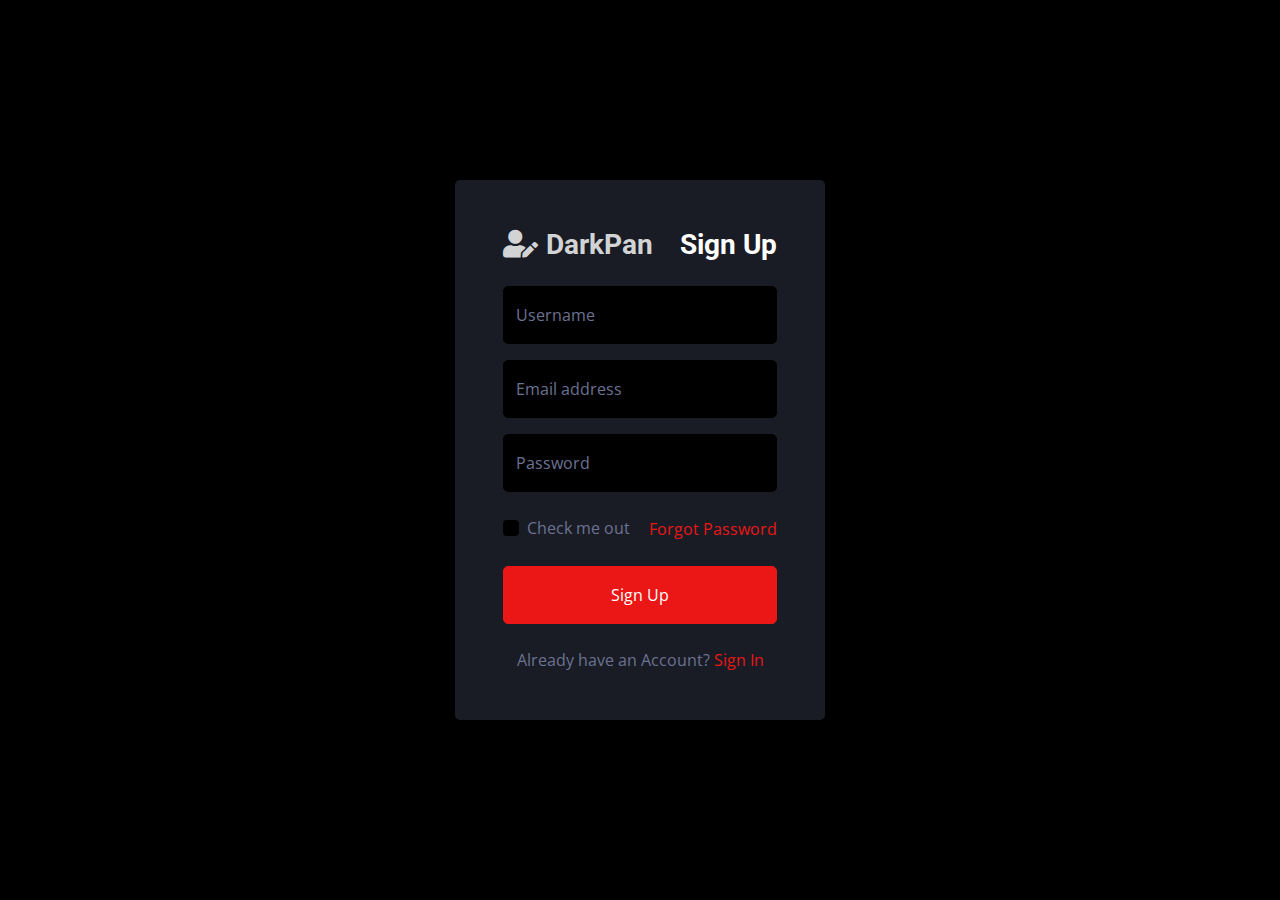
<file: signup.html>
<!DOCTYPE html>
<html lang="en">

<head>
    <meta charset="utf-8">
    <title>DarkPan - Bootstrap 5 Admin Template</title>
    <meta content="width=device-width, initial-scale=1.0" name="viewport">
    <meta content="" name="keywords">
    <meta content="" name="description">

    <!-- Favicon -->
    <link href="img/favicon.ico" rel="icon">

    <!-- Google Web Fonts -->
    <link rel="preconnect" href="https://fonts.googleapis.com">
    <link rel="preconnect" href="https://fonts.gstatic.com" crossorigin>
    <link href="https://fonts.googleapis.com/css2?family=Open+Sans:wght@400;600&family=Roboto:wght@500;700&display=swap" rel="stylesheet"> 
    
    <!-- Icon Font Stylesheet -->
    <link href="https://cdnjs.cloudflare.com/ajax/libs/font-awesome/5.10.0/css/all.min.css" rel="stylesheet">
    <link href="https://cdn.jsdelivr.net/npm/bootstrap-icons@1.4.1/font/bootstrap-icons.css" rel="stylesheet">

    <!-- Libraries Stylesheet -->
    <link href="lib/owlcarousel/assets/owl.carousel.min.css" rel="stylesheet">
    <link href="lib/tempusdominus/css/tempusdominus-bootstrap-4.min.css" rel="stylesheet" />

    <!-- Customized Bootstrap Stylesheet -->
    <link href="css/bootstrap.min.css" rel="stylesheet">

    <!-- Template Stylesheet -->
    <link href="css/style.css" rel="stylesheet">
</head>

<body>
    <div class="container-fluid position-relative d-flex p-0">
        <!-- Spinner Start -->
        <div id="spinner" class="show bg-dark position-fixed translate-middle w-100 vh-100 top-50 start-50 d-flex align-items-center justify-content-center">
            <div class="spinner-border text-primary" style="width: 3rem; height: 3rem;" role="status">
                <span class="sr-only">Loading...</span>
            </div>
        </div>
        <!-- Spinner End -->


        <!-- Sign Up Start -->
        <div class="container-fluid">
            <div class="row h-100 align-items-center justify-content-center" style="min-height: 100vh;">
                <div class="col-12 col-sm-8 col-md-6 col-lg-5 col-xl-4">
                    <div class="bg-secondary rounded p-4 p-sm-5 my-4 mx-3">
                        <div class="d-flex align-items-center justify-content-between mb-3">
                            <a href="index.html" class="">
                                <h3 class="text-primary"><i class="fa fa-user-edit me-2"></i>DarkPan</h3>
                            </a>
                            <h3>Sign Up</h3>
                        </div>
                        <div class="form-floating mb-3">
                            <input type="text" class="form-control" id="floatingText" placeholder="jhondoe">
                            <label for="floatingText">Username</label>
                        </div>
                        <div class="form-floating mb-3">
                            <input type="email" class="form-control" id="floatingInput" placeholder="name@example.com">
                            <label for="floatingInput">Email address</label>
                        </div>
                        <div class="form-floating mb-4">
                            <input type="password" class="form-control" id="floatingPassword" placeholder="Password">
                            <label for="floatingPassword">Password</label>
                        </div>
                        <div class="d-flex align-items-center justify-content-between mb-4">
                            <div class="form-check">
                                <input type="checkbox" class="form-check-input" id="exampleCheck1">
                                <label class="form-check-label" for="exampleCheck1">Check me out</label>
                            </div>
                            <a href="">Forgot Password</a>
                        </div>
                        <button type="submit" class="btn btn-primary py-3 w-100 mb-4">Sign Up</button>
                        <p class="text-center mb-0">Already have an Account? <a href="">Sign In</a></p>
                    </div>
                </div>
            </div>
        </div>
        <!-- Sign Up End -->
    </div>

    <!-- JavaScript Libraries -->
    <script src="https://code.jquery.com/jquery-3.4.1.min.js"></script>
    <script src="https://cdn.jsdelivr.net/npm/bootstrap@5.0.0/dist/js/bootstrap.bundle.min.js"></script>
    <script src="lib/chart/chart.min.js"></script>
    <script src="lib/easing/easing.min.js"></script>
    <script src="lib/waypoints/waypoints.min.js"></script>
    <script src="lib/owlcarousel/owl.carousel.min.js"></script>
    <script src="lib/tempusdominus/js/moment.min.js"></script>
    <script src="lib/tempusdominus/js/moment-timezone.min.js"></script>
    <script src="lib/tempusdominus/js/tempusdominus-bootstrap-4.min.js"></script>

    <!-- Template Javascript -->
    <script src="js/main.js"></script>
</body>

</html>
</file>
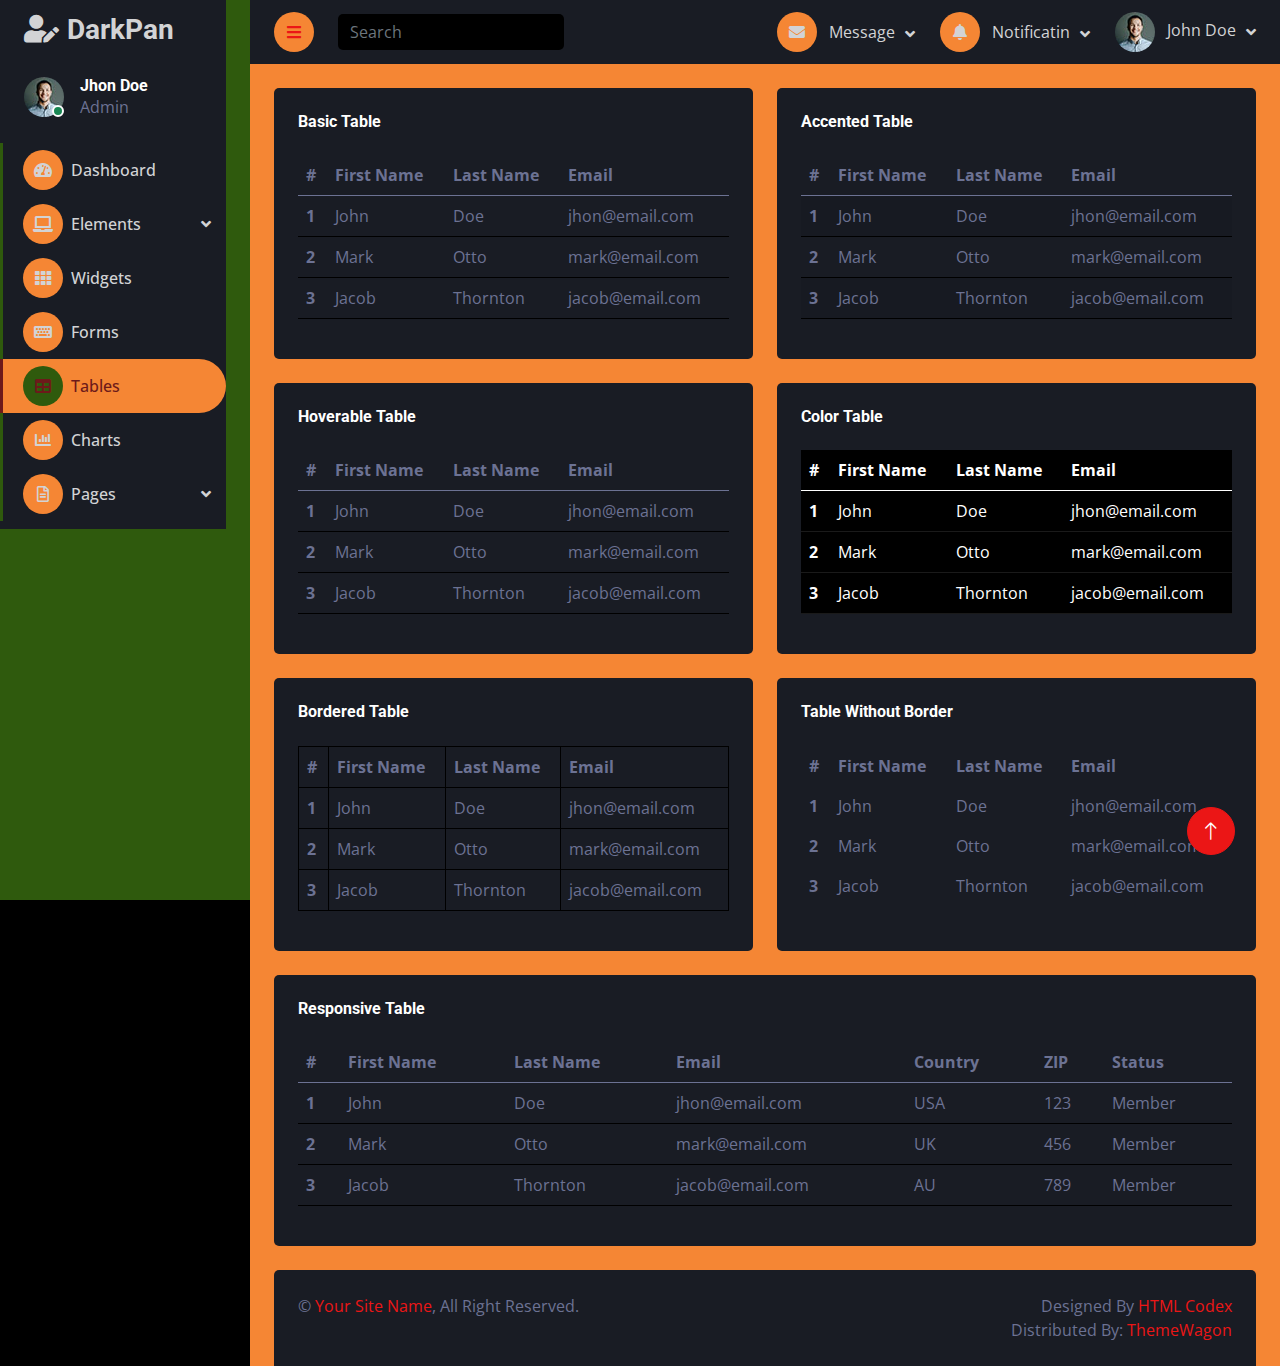
<file: table.html>
<!DOCTYPE html>
<html lang="en">

<head>
    <meta charset="utf-8">
    <title>DarkPan - Bootstrap 5 Admin Template</title>
    <meta content="width=device-width, initial-scale=1.0" name="viewport">
    <meta content="" name="keywords">
    <meta content="" name="description">

    <!-- Favicon -->
    <link href="img/favicon.ico" rel="icon">

    <!-- Google Web Fonts -->
    <link rel="preconnect" href="https://fonts.googleapis.com">
    <link rel="preconnect" href="https://fonts.gstatic.com" crossorigin>
    <link href="https://fonts.googleapis.com/css2?family=Open+Sans:wght@400;600&family=Roboto:wght@500;700&display=swap" rel="stylesheet"> 
    
    <!-- Icon Font Stylesheet -->
    <link href="https://cdnjs.cloudflare.com/ajax/libs/font-awesome/5.10.0/css/all.min.css" rel="stylesheet">
    <link href="https://cdn.jsdelivr.net/npm/bootstrap-icons@1.4.1/font/bootstrap-icons.css" rel="stylesheet">

    <!-- Libraries Stylesheet -->
    <link href="lib/owlcarousel/assets/owl.carousel.min.css" rel="stylesheet">
    <link href="lib/tempusdominus/css/tempusdominus-bootstrap-4.min.css" rel="stylesheet" />

    <!-- Customized Bootstrap Stylesheet -->
    <link href="css/bootstrap.min.css" rel="stylesheet">

    <!-- Template Stylesheet -->
    <link href="css/style.css" rel="stylesheet">
</head>

<body>
    <div class="container-fluid position-relative d-flex p-0">
        <!-- Spinner Start -->
        <div id="spinner" class="show bg-dark position-fixed translate-middle w-100 vh-100 top-50 start-50 d-flex align-items-center justify-content-center">
            <div class="spinner-border text-primary" style="width: 3rem; height: 3rem;" role="status">
                <span class="sr-only">Loading...</span>
            </div>
        </div>
        <!-- Spinner End -->


        <!-- Sidebar Start -->
        <div class="sidebar pe-4 pb-3">
            <nav class="navbar bg-secondary navbar-dark">
                <a href="index.html" class="navbar-brand mx-4 mb-3">
                    <h3 class="text-primary"><i class="fa fa-user-edit me-2"></i>DarkPan</h3>
                </a>
                <div class="d-flex align-items-center ms-4 mb-4">
                    <div class="position-relative">
                        <img class="rounded-circle" src="img/user.jpg" alt="" style="width: 40px; height: 40px;">
                        <div class="bg-success rounded-circle border border-2 border-white position-absolute end-0 bottom-0 p-1"></div>
                    </div>
                    <div class="ms-3">
                        <h6 class="mb-0">Jhon Doe</h6>
                        <span>Admin</span>
                    </div>
                </div>
                <div class="navbar-nav w-100">
                    <a href="index.html" class="nav-item nav-link"><i class="fa fa-tachometer-alt me-2"></i>Dashboard</a>
                    <div class="nav-item dropdown">
                        <a href="#" class="nav-link dropdown-toggle" data-bs-toggle="dropdown"><i class="fa fa-laptop me-2"></i>Elements</a>
                        <div class="dropdown-menu bg-transparent border-0">
                            <a href="button.html" class="dropdown-item">Buttons</a>
                            <a href="typography.html" class="dropdown-item">Typography</a>
                            <a href="element.html" class="dropdown-item">Other Elements</a>
                        </div>
                    </div>
                    <a href="widget.html" class="nav-item nav-link"><i class="fa fa-th me-2"></i>Widgets</a>
                    <a href="form.html" class="nav-item nav-link"><i class="fa fa-keyboard me-2"></i>Forms</a>
                    <a href="table.html" class="nav-item nav-link active"><i class="fa fa-table me-2"></i>Tables</a>
                    <a href="chart.html" class="nav-item nav-link"><i class="fa fa-chart-bar me-2"></i>Charts</a>
                    <div class="nav-item dropdown">
                        <a href="#" class="nav-link dropdown-toggle" data-bs-toggle="dropdown"><i class="far fa-file-alt me-2"></i>Pages</a>
                        <div class="dropdown-menu bg-transparent border-0">
                            <a href="signin.html" class="dropdown-item">Sign In</a>
                            <a href="signup.html" class="dropdown-item">Sign Up</a>
                            <a href="404.html" class="dropdown-item">404 Error</a>
                            <a href="blank.html" class="dropdown-item">Blank Page</a>
                        </div>
                    </div>
                </div>
            </nav>
        </div>
        <!-- Sidebar End -->


        <!-- Content Start -->
        <div class="content">
            <!-- Navbar Start -->
            <nav class="navbar navbar-expand bg-secondary navbar-dark sticky-top px-4 py-0">
                <a href="index.html" class="navbar-brand d-flex d-lg-none me-4">
                    <h2 class="text-primary mb-0"><i class="fa fa-user-edit"></i></h2>
                </a>
                <a href="#" class="sidebar-toggler flex-shrink-0">
                    <i class="fa fa-bars"></i>
                </a>
                <form class="d-none d-md-flex ms-4">
                    <input class="form-control bg-dark border-0" type="search" placeholder="Search">
                </form>
                <div class="navbar-nav align-items-center ms-auto">
                    <div class="nav-item dropdown">
                        <a href="#" class="nav-link dropdown-toggle" data-bs-toggle="dropdown">
                            <i class="fa fa-envelope me-lg-2"></i>
                            <span class="d-none d-lg-inline-flex">Message</span>
                        </a>
                        <div class="dropdown-menu dropdown-menu-end bg-secondary border-0 rounded-0 rounded-bottom m-0">
                            <a href="#" class="dropdown-item">
                                <div class="d-flex align-items-center">
                                    <img class="rounded-circle" src="img/user.jpg" alt="" style="width: 40px; height: 40px;">
                                    <div class="ms-2">
                                        <h6 class="fw-normal mb-0">Jhon send you a message</h6>
                                        <small>15 minutes ago</small>
                                    </div>
                                </div>
                            </a>
                            <hr class="dropdown-divider">
                            <a href="#" class="dropdown-item">
                                <div class="d-flex align-items-center">
                                    <img class="rounded-circle" src="img/user.jpg" alt="" style="width: 40px; height: 40px;">
                                    <div class="ms-2">
                                        <h6 class="fw-normal mb-0">Jhon send you a message</h6>
                                        <small>15 minutes ago</small>
                                    </div>
                                </div>
                            </a>
                            <hr class="dropdown-divider">
                            <a href="#" class="dropdown-item">
                                <div class="d-flex align-items-center">
                                    <img class="rounded-circle" src="img/user.jpg" alt="" style="width: 40px; height: 40px;">
                                    <div class="ms-2">
                                        <h6 class="fw-normal mb-0">Jhon send you a message</h6>
                                        <small>15 minutes ago</small>
                                    </div>
                                </div>
                            </a>
                            <hr class="dropdown-divider">
                            <a href="#" class="dropdown-item text-center">See all message</a>
                        </div>
                    </div>
                    <div class="nav-item dropdown">
                        <a href="#" class="nav-link dropdown-toggle" data-bs-toggle="dropdown">
                            <i class="fa fa-bell me-lg-2"></i>
                            <span class="d-none d-lg-inline-flex">Notificatin</span>
                        </a>
                        <div class="dropdown-menu dropdown-menu-end bg-secondary border-0 rounded-0 rounded-bottom m-0">
                            <a href="#" class="dropdown-item">
                                <h6 class="fw-normal mb-0">Profile updated</h6>
                                <small>15 minutes ago</small>
                            </a>
                            <hr class="dropdown-divider">
                            <a href="#" class="dropdown-item">
                                <h6 class="fw-normal mb-0">New user added</h6>
                                <small>15 minutes ago</small>
                            </a>
                            <hr class="dropdown-divider">
                            <a href="#" class="dropdown-item">
                                <h6 class="fw-normal mb-0">Password changed</h6>
                                <small>15 minutes ago</small>
                            </a>
                            <hr class="dropdown-divider">
                            <a href="#" class="dropdown-item text-center">See all notifications</a>
                        </div>
                    </div>
                    <div class="nav-item dropdown">
                        <a href="#" class="nav-link dropdown-toggle" data-bs-toggle="dropdown">
                            <img class="rounded-circle me-lg-2" src="img/user.jpg" alt="" style="width: 40px; height: 40px;">
                            <span class="d-none d-lg-inline-flex">John Doe</span>
                        </a>
                        <div class="dropdown-menu dropdown-menu-end bg-secondary border-0 rounded-0 rounded-bottom m-0">
                            <a href="#" class="dropdown-item">My Profile</a>
                            <a href="#" class="dropdown-item">Settings</a>
                            <a href="#" class="dropdown-item">Log Out</a>
                        </div>
                    </div>
                </div>
            </nav>
            <!-- Navbar End -->


            <!-- Table Start -->
            <div class="container-fluid pt-4 px-4">
                <div class="row g-4">
                    <div class="col-sm-12 col-xl-6">
                        <div class="bg-secondary rounded h-100 p-4">
                            <h6 class="mb-4">Basic Table</h6>
                            <table class="table">
                                <thead>
                                    <tr>
                                        <th scope="col">#</th>
                                        <th scope="col">First Name</th>
                                        <th scope="col">Last Name</th>
                                        <th scope="col">Email</th>
                                    </tr>
                                </thead>
                                <tbody>
                                    <tr>
                                        <th scope="row">1</th>
                                        <td>John</td>
                                        <td>Doe</td>
                                        <td>jhon@email.com</td>
                                    </tr>
                                    <tr>
                                        <th scope="row">2</th>
                                        <td>Mark</td>
                                        <td>Otto</td>
                                        <td>mark@email.com</td>
                                    </tr>
                                    <tr>
                                        <th scope="row">3</th>
                                        <td>Jacob</td>
                                        <td>Thornton</td>
                                        <td>jacob@email.com</td>
                                    </tr>
                                </tbody>
                            </table>
                        </div>
                    </div>
                    <div class="col-sm-12 col-xl-6">
                        <div class="bg-secondary rounded h-100 p-4">
                            <h6 class="mb-4">Accented Table</h6>
                            <table class="table table-striped">
                                <thead>
                                    <tr>
                                        <th scope="col">#</th>
                                        <th scope="col">First Name</th>
                                        <th scope="col">Last Name</th>
                                        <th scope="col">Email</th>
                                    </tr>
                                </thead>
                                <tbody>
                                    <tr>
                                        <th scope="row">1</th>
                                        <td>John</td>
                                        <td>Doe</td>
                                        <td>jhon@email.com</td>
                                    </tr>
                                    <tr>
                                        <th scope="row">2</th>
                                        <td>Mark</td>
                                        <td>Otto</td>
                                        <td>mark@email.com</td>
                                    </tr>
                                    <tr>
                                        <th scope="row">3</th>
                                        <td>Jacob</td>
                                        <td>Thornton</td>
                                        <td>jacob@email.com</td>
                                    </tr>
                                </tbody>
                            </table>
                        </div>
                    </div>
                    <div class="col-sm-12 col-xl-6">
                        <div class="bg-secondary rounded h-100 p-4">
                            <h6 class="mb-4">Hoverable Table</h6>
                            <table class="table table-hover">
                                <thead>
                                    <tr>
                                        <th scope="col">#</th>
                                        <th scope="col">First Name</th>
                                        <th scope="col">Last Name</th>
                                        <th scope="col">Email</th>
                                    </tr>
                                </thead>
                                <tbody>
                                    <tr>
                                        <th scope="row">1</th>
                                        <td>John</td>
                                        <td>Doe</td>
                                        <td>jhon@email.com</td>
                                    </tr>
                                    <tr>
                                        <th scope="row">2</th>
                                        <td>Mark</td>
                                        <td>Otto</td>
                                        <td>mark@email.com</td>
                                    </tr>
                                    <tr>
                                        <th scope="row">3</th>
                                        <td>Jacob</td>
                                        <td>Thornton</td>
                                        <td>jacob@email.com</td>
                                    </tr>
                                </tbody>
                            </table>
                        </div>
                    </div>
                    <div class="col-sm-12 col-xl-6">
                        <div class="bg-secondary rounded h-100 p-4">
                            <h6 class="mb-4">Color Table</h6>
                            <table class="table table-dark">
                                <thead>
                                    <tr>
                                        <th scope="col">#</th>
                                        <th scope="col">First Name</th>
                                        <th scope="col">Last Name</th>
                                        <th scope="col">Email</th>
                                    </tr>
                                </thead>
                                <tbody>
                                    <tr>
                                        <th scope="row">1</th>
                                        <td>John</td>
                                        <td>Doe</td>
                                        <td>jhon@email.com</td>
                                    </tr>
                                    <tr>
                                        <th scope="row">2</th>
                                        <td>Mark</td>
                                        <td>Otto</td>
                                        <td>mark@email.com</td>
                                    </tr>
                                    <tr>
                                        <th scope="row">3</th>
                                        <td>Jacob</td>
                                        <td>Thornton</td>
                                        <td>jacob@email.com</td>
                                    </tr>
                                </tbody>
                            </table>
                        </div>
                    </div>
                    <div class="col-sm-12 col-xl-6">
                        <div class="bg-secondary rounded h-100 p-4">
                            <h6 class="mb-4">Bordered Table</h6>
                            <table class="table table-bordered">
                                <thead>
                                    <tr>
                                        <th scope="col">#</th>
                                        <th scope="col">First Name</th>
                                        <th scope="col">Last Name</th>
                                        <th scope="col">Email</th>
                                    </tr>
                                </thead>
                                <tbody>
                                    <tr>
                                        <th scope="row">1</th>
                                        <td>John</td>
                                        <td>Doe</td>
                                        <td>jhon@email.com</td>
                                    </tr>
                                    <tr>
                                        <th scope="row">2</th>
                                        <td>Mark</td>
                                        <td>Otto</td>
                                        <td>mark@email.com</td>
                                    </tr>
                                    <tr>
                                        <th scope="row">3</th>
                                        <td>Jacob</td>
                                        <td>Thornton</td>
                                        <td>jacob@email.com</td>
                                    </tr>
                                </tbody>
                            </table>
                        </div>
                    </div>
                    <div class="col-sm-12 col-xl-6">
                        <div class="bg-secondary rounded h-100 p-4">
                            <h6 class="mb-4">Table Without Border</h6>
                            <table class="table table-borderless">
                                <thead>
                                    <tr>
                                        <th scope="col">#</th>
                                        <th scope="col">First Name</th>
                                        <th scope="col">Last Name</th>
                                        <th scope="col">Email</th>
                                    </tr>
                                </thead>
                                <tbody>
                                    <tr>
                                        <th scope="row">1</th>
                                        <td>John</td>
                                        <td>Doe</td>
                                        <td>jhon@email.com</td>
                                    </tr>
                                    <tr>
                                        <th scope="row">2</th>
                                        <td>Mark</td>
                                        <td>Otto</td>
                                        <td>mark@email.com</td>
                                    </tr>
                                    <tr>
                                        <th scope="row">3</th>
                                        <td>Jacob</td>
                                        <td>Thornton</td>
                                        <td>jacob@email.com</td>
                                    </tr>
                                </tbody>
                            </table>
                        </div>
                    </div>
                    <div class="col-12">
                        <div class="bg-secondary rounded h-100 p-4">
                            <h6 class="mb-4">Responsive Table</h6>
                            <div class="table-responsive">
                                <table class="table">
                                    <thead>
                                        <tr>
                                            <th scope="col">#</th>
                                            <th scope="col">First Name</th>
                                            <th scope="col">Last Name</th>
                                            <th scope="col">Email</th>
                                            <th scope="col">Country</th>
                                            <th scope="col">ZIP</th>
                                            <th scope="col">Status</th>
                                        </tr>
                                    </thead>
                                    <tbody>
                                        <tr>
                                            <th scope="row">1</th>
                                            <td>John</td>
                                            <td>Doe</td>
                                            <td>jhon@email.com</td>
                                            <td>USA</td>
                                            <td>123</td>
                                            <td>Member</td>
                                        </tr>
                                        <tr>
                                            <th scope="row">2</th>
                                            <td>Mark</td>
                                            <td>Otto</td>
                                            <td>mark@email.com</td>
                                            <td>UK</td>
                                            <td>456</td>
                                            <td>Member</td>
                                        </tr>
                                        <tr>
                                            <th scope="row">3</th>
                                            <td>Jacob</td>
                                            <td>Thornton</td>
                                            <td>jacob@email.com</td>
                                            <td>AU</td>
                                            <td>789</td>
                                            <td>Member</td>
                                        </tr>
                                    </tbody>
                                </table>
                            </div>
                        </div>
                    </div>
                </div>
            </div>
            <!-- Table End -->


            <!-- Footer Start -->
            <div class="container-fluid pt-4 px-4">
                <div class="bg-secondary rounded-top p-4">
                    <div class="row">
                        <div class="col-12 col-sm-6 text-center text-sm-start">
                            &copy; <a href="#">Your Site Name</a>, All Right Reserved. 
                        </div>
                        <div class="col-12 col-sm-6 text-center text-sm-end">
                            <!--/*** This template is free as long as you keep the footer author’s credit link/attribution link/backlink. If you'd like to use the template without the footer author’s credit link/attribution link/backlink, you can purchase the Credit Removal License from "https://htmlcodex.com/credit-removal". Thank you for your support. ***/-->
                            Designed By <a href="https://htmlcodex.com">HTML Codex</a>
                            <br>Distributed By: <a href="https://themewagon.com" target="_blank">ThemeWagon</a>
                        </div>
                    </div>
                </div>
            </div>
            <!-- Footer End -->
        </div>
        <!-- Content End -->


        <!-- Back to Top -->
        <a href="#" class="btn btn-lg btn-primary btn-lg-square back-to-top"><i class="bi bi-arrow-up"></i></a>
    </div>

    <!-- JavaScript Libraries -->
    <script src="https://code.jquery.com/jquery-3.4.1.min.js"></script>
    <script src="https://cdn.jsdelivr.net/npm/bootstrap@5.0.0/dist/js/bootstrap.bundle.min.js"></script>
    <script src="lib/chart/chart.min.js"></script>
    <script src="lib/easing/easing.min.js"></script>
    <script src="lib/waypoints/waypoints.min.js"></script>
    <script src="lib/owlcarousel/owl.carousel.min.js"></script>
    <script src="lib/tempusdominus/js/moment.min.js"></script>
    <script src="lib/tempusdominus/js/moment-timezone.min.js"></script>
    <script src="lib/tempusdominus/js/tempusdominus-bootstrap-4.min.js"></script>

    <!-- Template Javascript -->
    <script src="js/main.js"></script>
</body>

</html>
</file>
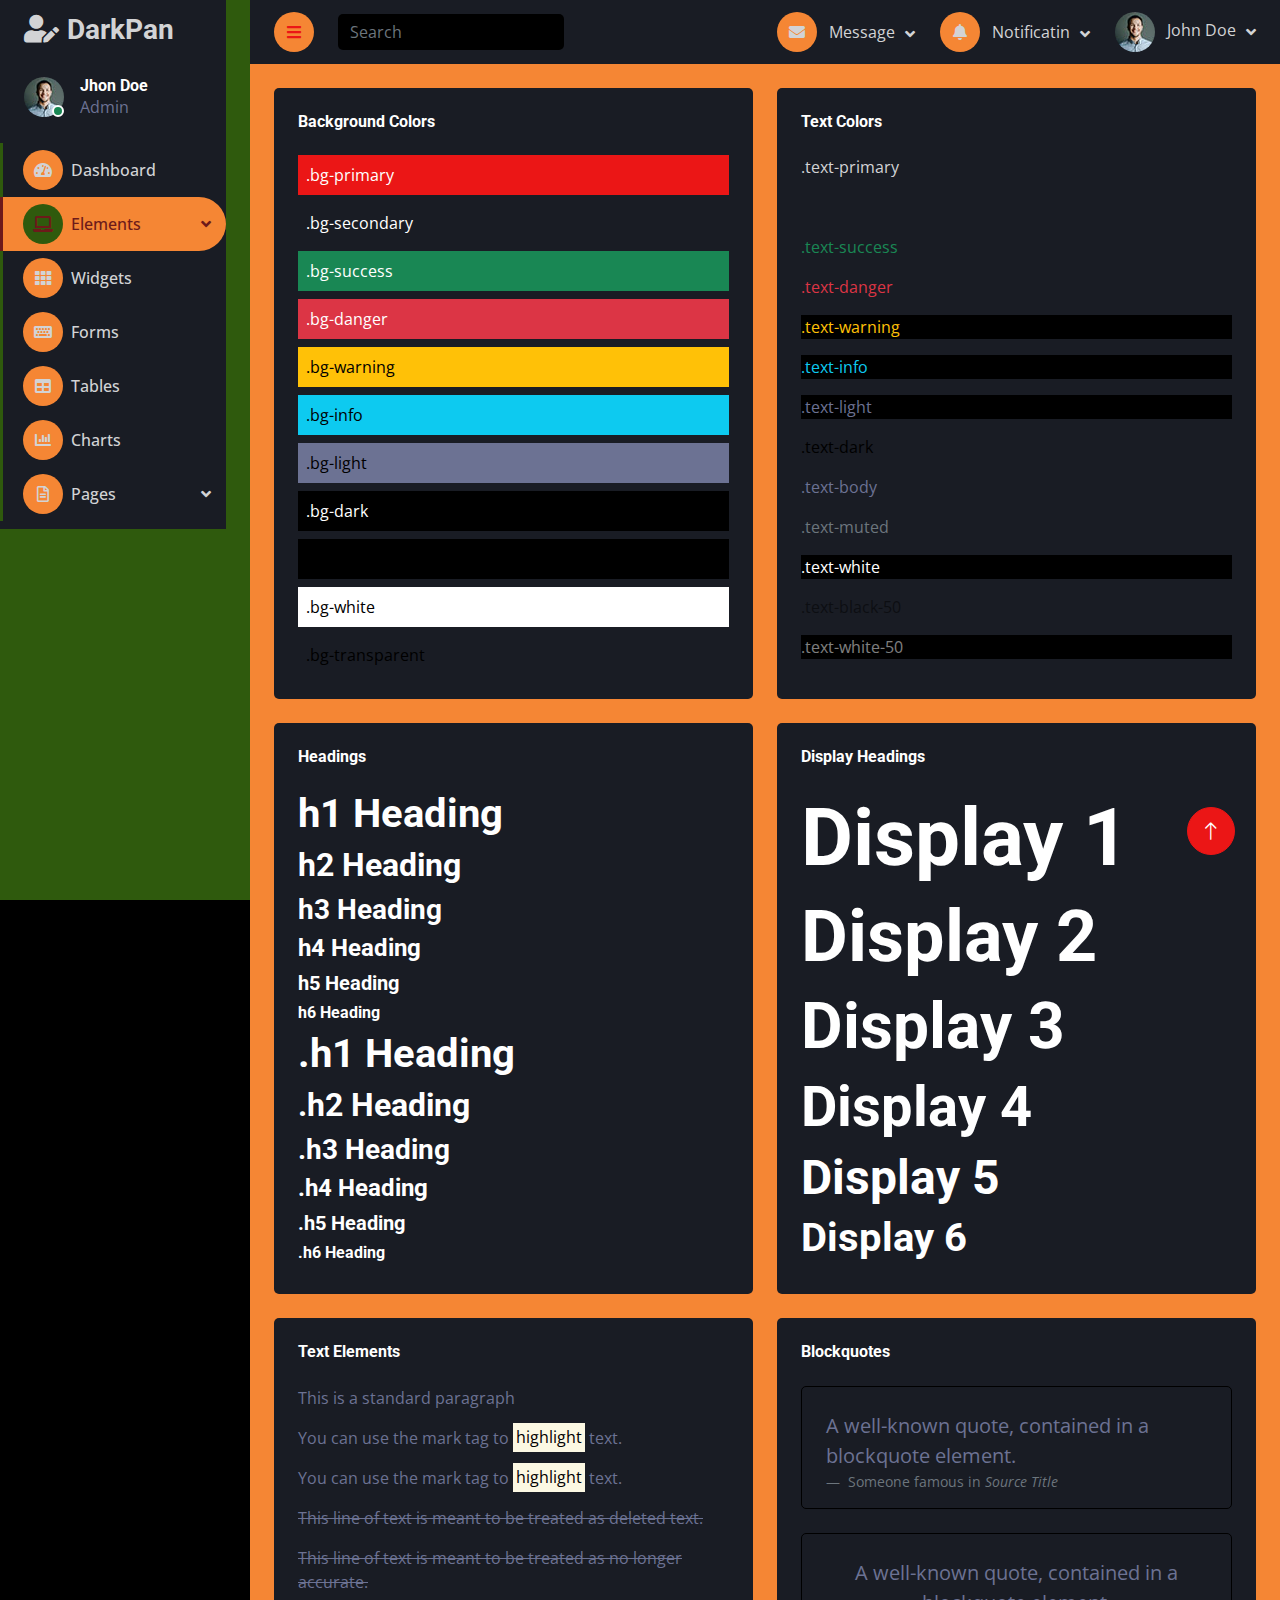
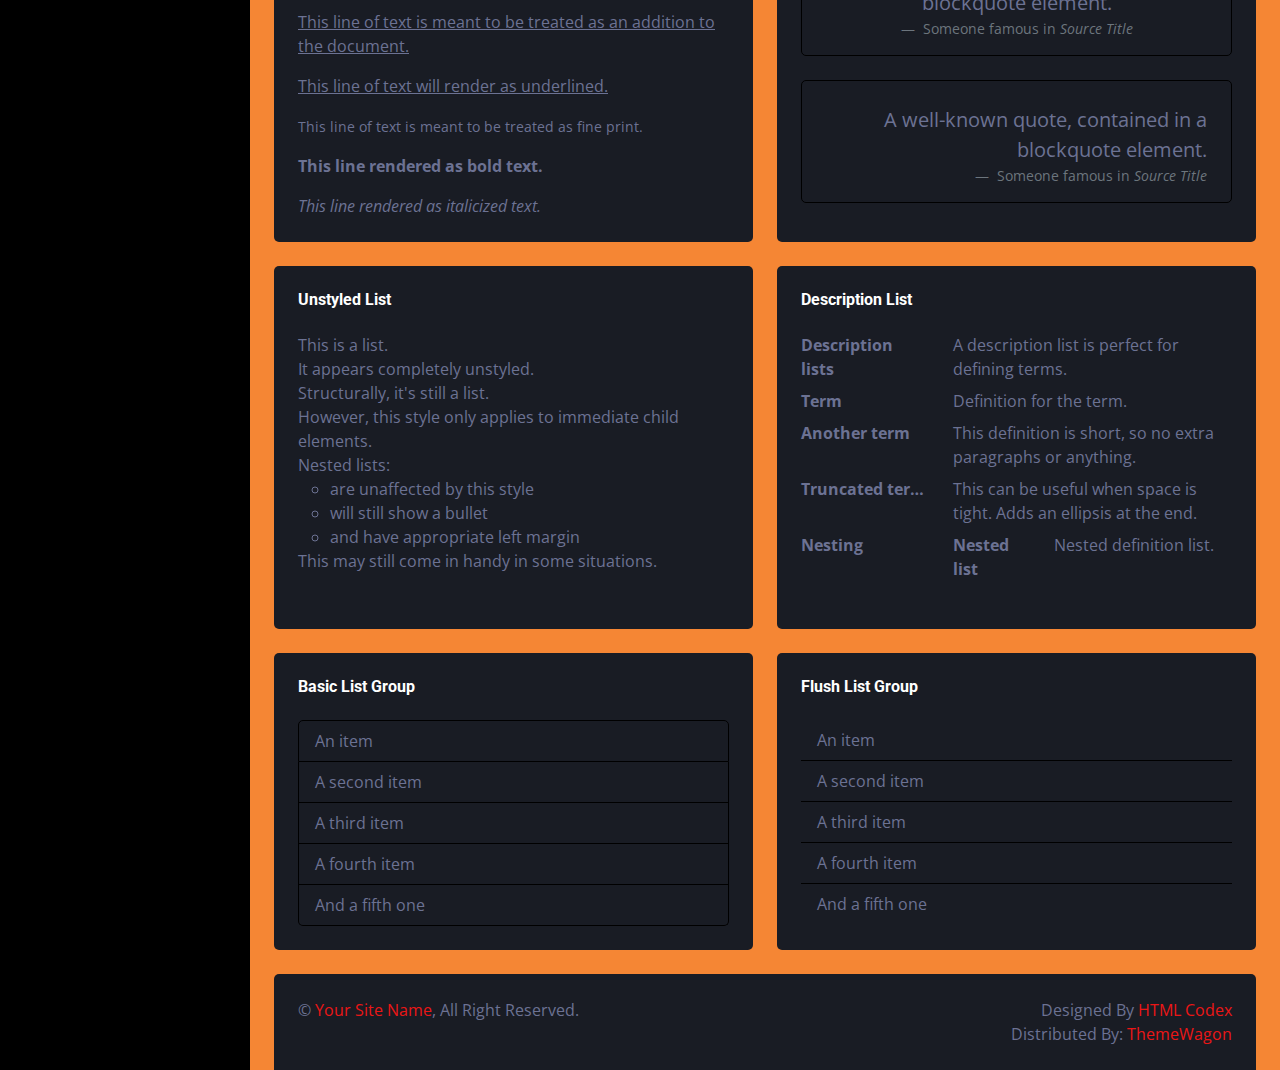
<file: typography.html>
<!DOCTYPE html>
<html lang="en">

<head>
    <meta charset="utf-8">
    <title>DarkPan - Bootstrap 5 Admin Template</title>
    <meta content="width=device-width, initial-scale=1.0" name="viewport">
    <meta content="" name="keywords">
    <meta content="" name="description">

    <!-- Favicon -->
    <link href="img/favicon.ico" rel="icon">

    <!-- Google Web Fonts -->
    <link rel="preconnect" href="https://fonts.googleapis.com">
    <link rel="preconnect" href="https://fonts.gstatic.com" crossorigin>
    <link href="https://fonts.googleapis.com/css2?family=Open+Sans:wght@400;600&family=Roboto:wght@500;700&display=swap" rel="stylesheet"> 
    
    <!-- Icon Font Stylesheet -->
    <link href="https://cdnjs.cloudflare.com/ajax/libs/font-awesome/5.10.0/css/all.min.css" rel="stylesheet">
    <link href="https://cdn.jsdelivr.net/npm/bootstrap-icons@1.4.1/font/bootstrap-icons.css" rel="stylesheet">

    <!-- Libraries Stylesheet -->
    <link href="lib/owlcarousel/assets/owl.carousel.min.css" rel="stylesheet">
    <link href="lib/tempusdominus/css/tempusdominus-bootstrap-4.min.css" rel="stylesheet" />

    <!-- Customized Bootstrap Stylesheet -->
    <link href="css/bootstrap.min.css" rel="stylesheet">

    <!-- Template Stylesheet -->
    <link href="css/style.css" rel="stylesheet">
</head>

<body>
    <div class="container-fluid position-relative d-flex p-0">
        <!-- Spinner Start -->
        <div id="spinner" class="show bg-dark position-fixed translate-middle w-100 vh-100 top-50 start-50 d-flex align-items-center justify-content-center">
            <div class="spinner-border text-primary" style="width: 3rem; height: 3rem;" role="status">
                <span class="sr-only">Loading...</span>
            </div>
        </div>
        <!-- Spinner End -->


        <!-- Sidebar Start -->
        <div class="sidebar pe-4 pb-3">
            <nav class="navbar bg-secondary navbar-dark">
                <a href="index.html" class="navbar-brand mx-4 mb-3">
                    <h3 class="text-primary"><i class="fa fa-user-edit me-2"></i>DarkPan</h3>
                </a>
                <div class="d-flex align-items-center ms-4 mb-4">
                    <div class="position-relative">
                        <img class="rounded-circle" src="img/user.jpg" alt="" style="width: 40px; height: 40px;">
                        <div class="bg-success rounded-circle border border-2 border-white position-absolute end-0 bottom-0 p-1"></div>
                    </div>
                    <div class="ms-3">
                        <h6 class="mb-0">Jhon Doe</h6>
                        <span>Admin</span>
                    </div>
                </div>
                <div class="navbar-nav w-100">
                    <a href="index.html" class="nav-item nav-link"><i class="fa fa-tachometer-alt me-2"></i>Dashboard</a>
                    <div class="nav-item dropdown">
                        <a href="#" class="nav-link dropdown-toggle active" data-bs-toggle="dropdown"><i class="fa fa-laptop me-2"></i>Elements</a>
                        <div class="dropdown-menu bg-transparent border-0">
                            <a href="button.html" class="dropdown-item">Buttons</a>
                            <a href="typography.html" class="dropdown-item active">Typography</a>
                            <a href="element.html" class="dropdown-item">Other Elements</a>
                        </div>
                    </div>
                    <a href="widget.html" class="nav-item nav-link"><i class="fa fa-th me-2"></i>Widgets</a>
                    <a href="form.html" class="nav-item nav-link"><i class="fa fa-keyboard me-2"></i>Forms</a>
                    <a href="table.html" class="nav-item nav-link"><i class="fa fa-table me-2"></i>Tables</a>
                    <a href="chart.html" class="nav-item nav-link"><i class="fa fa-chart-bar me-2"></i>Charts</a>
                    <div class="nav-item dropdown">
                        <a href="#" class="nav-link dropdown-toggle" data-bs-toggle="dropdown"><i class="far fa-file-alt me-2"></i>Pages</a>
                        <div class="dropdown-menu bg-transparent border-0">
                            <a href="signin.html" class="dropdown-item">Sign In</a>
                            <a href="signup.html" class="dropdown-item">Sign Up</a>
                            <a href="404.html" class="dropdown-item">404 Error</a>
                            <a href="blank.html" class="dropdown-item">Blank Page</a>
                        </div>
                    </div>
                </div>
            </nav>
        </div>
        <!-- Sidebar End -->


        <!-- Content Start -->
        <div class="content">
            <!-- Navbar Start -->
            <nav class="navbar navbar-expand bg-secondary navbar-dark sticky-top px-4 py-0">
                <a href="index.html" class="navbar-brand d-flex d-lg-none me-4">
                    <h2 class="text-primary mb-0"><i class="fa fa-user-edit"></i></h2>
                </a>
                <a href="#" class="sidebar-toggler flex-shrink-0">
                    <i class="fa fa-bars"></i>
                </a>
                <form class="d-none d-md-flex ms-4">
                    <input class="form-control bg-dark border-0" type="search" placeholder="Search">
                </form>
                <div class="navbar-nav align-items-center ms-auto">
                    <div class="nav-item dropdown">
                        <a href="#" class="nav-link dropdown-toggle" data-bs-toggle="dropdown">
                            <i class="fa fa-envelope me-lg-2"></i>
                            <span class="d-none d-lg-inline-flex">Message</span>
                        </a>
                        <div class="dropdown-menu dropdown-menu-end bg-secondary border-0 rounded-0 rounded-bottom m-0">
                            <a href="#" class="dropdown-item">
                                <div class="d-flex align-items-center">
                                    <img class="rounded-circle" src="img/user.jpg" alt="" style="width: 40px; height: 40px;">
                                    <div class="ms-2">
                                        <h6 class="fw-normal mb-0">Jhon send you a message</h6>
                                        <small>15 minutes ago</small>
                                    </div>
                                </div>
                            </a>
                            <hr class="dropdown-divider">
                            <a href="#" class="dropdown-item">
                                <div class="d-flex align-items-center">
                                    <img class="rounded-circle" src="img/user.jpg" alt="" style="width: 40px; height: 40px;">
                                    <div class="ms-2">
                                        <h6 class="fw-normal mb-0">Jhon send you a message</h6>
                                        <small>15 minutes ago</small>
                                    </div>
                                </div>
                            </a>
                            <hr class="dropdown-divider">
                            <a href="#" class="dropdown-item">
                                <div class="d-flex align-items-center">
                                    <img class="rounded-circle" src="img/user.jpg" alt="" style="width: 40px; height: 40px;">
                                    <div class="ms-2">
                                        <h6 class="fw-normal mb-0">Jhon send you a message</h6>
                                        <small>15 minutes ago</small>
                                    </div>
                                </div>
                            </a>
                            <hr class="dropdown-divider">
                            <a href="#" class="dropdown-item text-center">See all message</a>
                        </div>
                    </div>
                    <div class="nav-item dropdown">
                        <a href="#" class="nav-link dropdown-toggle" data-bs-toggle="dropdown">
                            <i class="fa fa-bell me-lg-2"></i>
                            <span class="d-none d-lg-inline-flex">Notificatin</span>
                        </a>
                        <div class="dropdown-menu dropdown-menu-end bg-secondary border-0 rounded-0 rounded-bottom m-0">
                            <a href="#" class="dropdown-item">
                                <h6 class="fw-normal mb-0">Profile updated</h6>
                                <small>15 minutes ago</small>
                            </a>
                            <hr class="dropdown-divider">
                            <a href="#" class="dropdown-item">
                                <h6 class="fw-normal mb-0">New user added</h6>
                                <small>15 minutes ago</small>
                            </a>
                            <hr class="dropdown-divider">
                            <a href="#" class="dropdown-item">
                                <h6 class="fw-normal mb-0">Password changed</h6>
                                <small>15 minutes ago</small>
                            </a>
                            <hr class="dropdown-divider">
                            <a href="#" class="dropdown-item text-center">See all notifications</a>
                        </div>
                    </div>
                    <div class="nav-item dropdown">
                        <a href="#" class="nav-link dropdown-toggle" data-bs-toggle="dropdown">
                            <img class="rounded-circle me-lg-2" src="img/user.jpg" alt="" style="width: 40px; height: 40px;">
                            <span class="d-none d-lg-inline-flex">John Doe</span>
                        </a>
                        <div class="dropdown-menu dropdown-menu-end bg-secondary border-0 rounded-0 rounded-bottom m-0">
                            <a href="#" class="dropdown-item">My Profile</a>
                            <a href="#" class="dropdown-item">Settings</a>
                            <a href="#" class="dropdown-item">Log Out</a>
                        </div>
                    </div>
                </div>
            </nav>
            <!-- Navbar End -->


            <!-- Typography Start -->
            <div class="container-fluid pt-4 px-4">
                <div class="row g-4">
                    <div class="col-sm-12 col-xl-6">
                        <div class="bg-secondary rounded h-100 p-4">
                            <h6 class="mb-4">Background Colors</h6>
                            <div class="p-2 mb-2 bg-primary text-white">.bg-primary</div>
                            <div class="p-2 mb-2 bg-secondary text-white">.bg-secondary</div>
                            <div class="p-2 mb-2 bg-success text-white">.bg-success</div>
                            <div class="p-2 mb-2 bg-danger text-white">.bg-danger</div>
                            <div class="p-2 mb-2 bg-warning text-dark">.bg-warning</div>
                            <div class="p-2 mb-2 bg-info text-dark">.bg-info</div>
                            <div class="p-2 mb-2 bg-light text-dark">.bg-light</div>
                            <div class="p-2 mb-2 bg-dark text-white">.bg-dark</div>
                            <div class="p-2 mb-2 bg-body text-dark">.bg-body</div>
                            <div class="p-2 mb-2 bg-white text-dark">.bg-white</div>
                            <div class="p-2 mb-0 bg-transparent text-dark">.bg-transparent</div>
                        </div>
                    </div>
                    <div class="col-sm-12 col-xl-6">
                        <div class="bg-secondary rounded h-100 p-4">
                            <h6 class="mb-4">Text Colors</h6>
                            <p class="text-primary">.text-primary</p>
                            <p class="text-secondary">.text-secondary</p>
                            <p class="text-success">.text-success</p>
                            <p class="text-danger">.text-danger</p>
                            <p class="text-warning bg-dark">.text-warning</p>
                            <p class="text-info bg-dark">.text-info</p>
                            <p class="text-light bg-dark">.text-light</p>
                            <p class="text-dark">.text-dark</p>
                            <p class="text-body">.text-body</p>
                            <p class="text-muted">.text-muted</p>
                            <p class="text-white bg-dark">.text-white</p>
                            <p class="text-black-50">.text-black-50</p>
                            <p class="text-white-50 bg-dark mb-0">.text-white-50</p>
                        </div>
                    </div>
                    <div class="col-sm-12 col-xl-6">
                        <div class="bg-secondary rounded h-100 p-4">
                            <h6 class="mb-4">Headings</h6>
                            <h1>h1 Heading</h1>
                            <h2>h2 Heading</h2>
                            <h3>h3 Heading</h3>
                            <h4>h4 Heading</h4>
                            <h5>h5 Heading</h5>
                            <h6>h6 Heading</h6>
                            <p class="h1">.h1 Heading</p>
                            <p class="h2">.h2 Heading</p>
                            <p class="h3">.h3 Heading</p>
                            <p class="h4">.h4 Heading</p>
                            <p class="h5">.h5 Heading</p>
                            <p class="h6">.h6 Heading</p>
                        </div>
                    </div>
                    <div class="col-sm-12 col-xl-6">
                        <div class="bg-secondary rounded h-100 p-4">
                            <h6 class="mb-4">Display Headings</h6>
                            <h1 class="display-1">Display 1</h1>
                            <h1 class="display-2">Display 2</h1>
                            <h1 class="display-3">Display 3</h1>
                            <h1 class="display-4">Display 4</h1>
                            <h1 class="display-5">Display 5</h1>
                            <h1 class="display-6 mb-0">Display 6</h1>
                        </div>
                    </div>
                    <div class="col-sm-12 col-xl-6">
                        <div class="bg-secondary rounded h-100 p-4">
                            <h6 class="mb-4">Text Elements</h6>
                            <p>This is a standard paragraph</p>
                            <p>You can use the mark tag to <mark>highlight</mark> text.</p>
                            <p>You can use the mark tag to <mark>highlight</mark> text.</p>
                            <p><del>This line of text is meant to be treated as deleted text.</del></p>
                            <p><s>This line of text is meant to be treated as no longer accurate.</s></p>
                            <p><ins>This line of text is meant to be treated as an addition to the document.</ins></p>
                            <p><u>This line of text will render as underlined.</u></p>
                            <p><small>This line of text is meant to be treated as fine print.</small></p>
                            <p><strong>This line rendered as bold text.</strong></p>
                            <p class="mb-0"><em>This line rendered as italicized text.</em></p>
                        </div>
                    </div>
                    <div class="col-sm-12 col-xl-6">
                        <div class="bg-secondary rounded h-100 p-4">
                            <h6 class="mb-4">Blockquotes</h6>
                            <div class="border rounded p-4 pb-0 mb-4">
                                <figure>
                                    <blockquote class="blockquote">
                                        <p>A well-known quote, contained in a blockquote element.</p>
                                    </blockquote>
                                    <figcaption class="blockquote-footer">
                                        Someone famous in <cite title="Source Title">Source Title</cite>
                                    </figcaption>
                                </figure>
                            </div>
                            <div class="border rounded p-4 pb-0 mb-4">
                                <figure class="text-center">
                                    <blockquote class="blockquote">
                                        <p>A well-known quote, contained in a blockquote element.</p>
                                    </blockquote>
                                    <figcaption class="blockquote-footer">
                                        Someone famous in <cite title="Source Title">Source Title</cite>
                                    </figcaption>
                                </figure>
                            </div>
                            <div class="border rounded p-4 pb-0 mb-0">
                                <figure class="text-end">
                                    <blockquote class="blockquote">
                                        <p>A well-known quote, contained in a blockquote element.</p>
                                    </blockquote>
                                    <figcaption class="blockquote-footer">
                                        Someone famous in <cite title="Source Title">Source Title</cite>
                                    </figcaption>
                                </figure>
                            </div>
                        </div>
                    </div>
                    <div class="col-sm-12 col-xl-6">
                        <div class="bg-secondary rounded h-100 p-4">
                            <h6 class="mb-4">Unstyled List</h6>
                            <ul class="list-unstyled mb-0">
                                <li>This is a list.</li>
                                <li>It appears completely unstyled.</li>
                                <li>Structurally, it's still a list.</li>
                                <li>However, this style only applies to immediate child elements.</li>
                                <li>Nested lists:
                                    <ul>
                                        <li>are unaffected by this style</li>
                                        <li>will still show a bullet</li>
                                        <li>and have appropriate left margin</li>
                                    </ul>
                                </li>
                                <li>This may still come in handy in some situations.</li>
                            </ul>
                        </div>
                    </div>
                    <div class="col-sm-12 col-xl-6">
                        <div class="bg-secondary rounded h-100 p-4">
                            <h6 class="mb-4">Description List</h6>
                            <dl class="row mb-0">
                                <dt class="col-sm-4">Description lists</dt>
                                <dd class="col-sm-8">A description list is perfect for defining terms.</dd>

                                <dt class="col-sm-4">Term</dt>
                                <dd class="col-sm-8">Definition for the term.</dd>

                                <dt class="col-sm-4">Another term</dt>
                                <dd class="col-sm-8">This definition is short, so no extra paragraphs or anything.</dd>

                                <dt class="col-sm-4 text-truncate">Truncated term is truncated</dt>
                                <dd class="col-sm-8">This can be useful when space is tight. Adds an ellipsis at the
                                    end.</dd>

                                <dt class="col-sm-4">Nesting</dt>
                                <dd class="col-sm-8">
                                    <dl class="row">
                                        <dt class="col-sm-4">Nested list</dt>
                                        <dd class="col-sm-8">Nested definition list.</dd>
                                    </dl>
                                </dd>
                            </dl>
                        </div>
                    </div>
                    <div class="col-sm-12 col-xl-6">
                        <div class="bg-secondary rounded h-100 p-4">
                            <h6 class="mb-4">Basic List Group</h6>
                            <ul class="list-group">
                                <li class="list-group-item bg-transparent">An item</li>
                                <li class="list-group-item bg-transparent">A second item</li>
                                <li class="list-group-item bg-transparent">A third item</li>
                                <li class="list-group-item bg-transparent">A fourth item</li>
                                <li class="list-group-item bg-transparent">And a fifth one</li>
                            </ul>
                        </div>
                    </div>
                    <div class="col-sm-12 col-xl-6">
                        <div class="bg-secondary rounded h-100 p-4">
                            <h6 class="mb-4">Flush List Group</h6>
                            <ul class="list-group list-group-flush">
                                <li class="list-group-item bg-transparent">An item</li>
                                <li class="list-group-item bg-transparent">A second item</li>
                                <li class="list-group-item bg-transparent">A third item</li>
                                <li class="list-group-item bg-transparent">A fourth item</li>
                                <li class="list-group-item bg-transparent">And a fifth one</li>
                            </ul>
                        </div>
                    </div>
                </div>
            </div>
            <!-- Typography End -->


            <!-- Footer Start -->
            <div class="container-fluid pt-4 px-4">
                <div class="bg-secondary rounded-top p-4">
                    <div class="row">
                        <div class="col-12 col-sm-6 text-center text-sm-start">
                            &copy; <a href="#">Your Site Name</a>, All Right Reserved. 
                        </div>
                        <div class="col-12 col-sm-6 text-center text-sm-end">
                            <!--/*** This template is free as long as you keep the footer author’s credit link/attribution link/backlink. If you'd like to use the template without the footer author’s credit link/attribution link/backlink, you can purchase the Credit Removal License from "https://htmlcodex.com/credit-removal". Thank you for your support. ***/-->
                            Designed By <a href="https://htmlcodex.com">HTML Codex</a>
                            <br>Distributed By: <a href="https://themewagon.com" target="_blank">ThemeWagon</a>
                        </div>
                    </div>
                </div>
            </div>
            <!-- Footer End -->
        </div>
        <!-- Content End -->


        <!-- Back to Top -->
        <a href="#" class="btn btn-lg btn-primary btn-lg-square back-to-top"><i class="bi bi-arrow-up"></i></a>
    </div>

    <!-- JavaScript Libraries -->
    <script src="https://code.jquery.com/jquery-3.4.1.min.js"></script>
    <script src="https://cdn.jsdelivr.net/npm/bootstrap@5.0.0/dist/js/bootstrap.bundle.min.js"></script>
    <script src="lib/chart/chart.min.js"></script>
    <script src="lib/easing/easing.min.js"></script>
    <script src="lib/waypoints/waypoints.min.js"></script>
    <script src="lib/owlcarousel/owl.carousel.min.js"></script>
    <script src="lib/tempusdominus/js/moment.min.js"></script>
    <script src="lib/tempusdominus/js/moment-timezone.min.js"></script>
    <script src="lib/tempusdominus/js/tempusdominus-bootstrap-4.min.js"></script>

    <!-- Template Javascript -->
    <script src="js/main.js"></script>
</body>

</html>
</file>
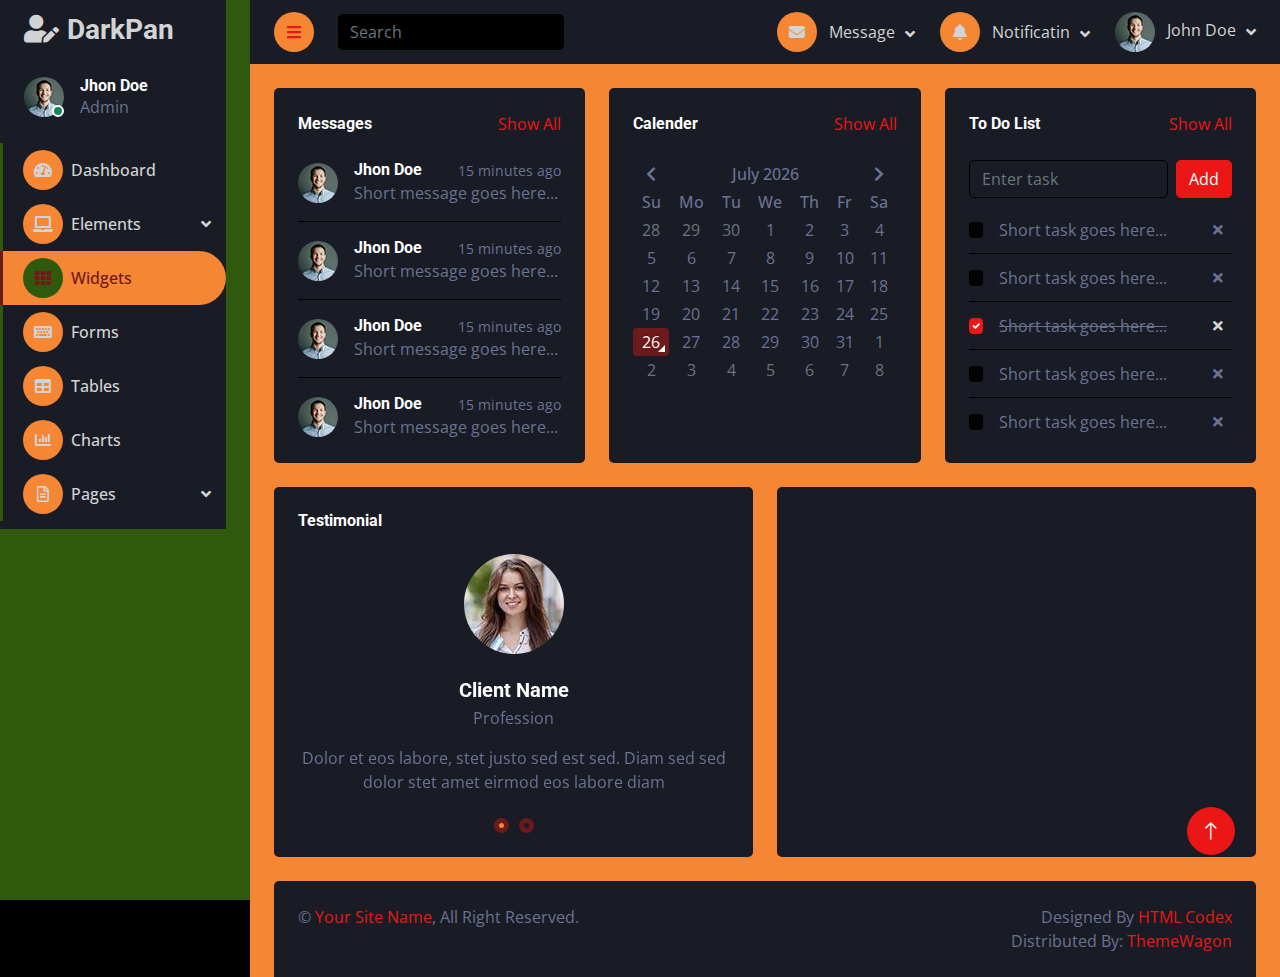
<file: widget.html>
<!DOCTYPE html>
<html lang="en">

<head>
    <meta charset="utf-8">
    <title>DarkPan - Bootstrap 5 Admin Template</title>
    <meta content="width=device-width, initial-scale=1.0" name="viewport">
    <meta content="" name="keywords">
    <meta content="" name="description">

    <!-- Favicon -->
    <link href="img/favicon.ico" rel="icon">

    <!-- Google Web Fonts -->
    <link rel="preconnect" href="https://fonts.googleapis.com">
    <link rel="preconnect" href="https://fonts.gstatic.com" crossorigin>
    <link href="https://fonts.googleapis.com/css2?family=Open+Sans:wght@400;600&family=Roboto:wght@500;700&display=swap" rel="stylesheet"> 
    
    <!-- Icon Font Stylesheet -->
    <link href="https://cdnjs.cloudflare.com/ajax/libs/font-awesome/5.10.0/css/all.min.css" rel="stylesheet">
    <link href="https://cdn.jsdelivr.net/npm/bootstrap-icons@1.4.1/font/bootstrap-icons.css" rel="stylesheet">

    <!-- Libraries Stylesheet -->
    <link href="lib/owlcarousel/assets/owl.carousel.min.css" rel="stylesheet">
    <link href="lib/tempusdominus/css/tempusdominus-bootstrap-4.min.css" rel="stylesheet" />

    <!-- Customized Bootstrap Stylesheet -->
    <link href="css/bootstrap.min.css" rel="stylesheet">

    <!-- Template Stylesheet -->
    <link href="css/style.css" rel="stylesheet">
</head>

<body>
    <div class="container-fluid position-relative d-flex p-0">
        <!-- Spinner Start -->
        <div id="spinner" class="show bg-dark position-fixed translate-middle w-100 vh-100 top-50 start-50 d-flex align-items-center justify-content-center">
            <div class="spinner-border text-primary" style="width: 3rem; height: 3rem;" role="status">
                <span class="sr-only">Loading...</span>
            </div>
        </div>
        <!-- Spinner End -->


        <!-- Sidebar Start -->
        <div class="sidebar pe-4 pb-3">
            <nav class="navbar bg-secondary navbar-dark">
                <a href="index.html" class="navbar-brand mx-4 mb-3">
                    <h3 class="text-primary"><i class="fa fa-user-edit me-2"></i>DarkPan</h3>
                </a>
                <div class="d-flex align-items-center ms-4 mb-4">
                    <div class="position-relative">
                        <img class="rounded-circle" src="img/user.jpg" alt="" style="width: 40px; height: 40px;">
                        <div class="bg-success rounded-circle border border-2 border-white position-absolute end-0 bottom-0 p-1"></div>
                    </div>
                    <div class="ms-3">
                        <h6 class="mb-0">Jhon Doe</h6>
                        <span>Admin</span>
                    </div>
                </div>
                <div class="navbar-nav w-100">
                    <a href="index.html" class="nav-item nav-link"><i class="fa fa-tachometer-alt me-2"></i>Dashboard</a>
                    <div class="nav-item dropdown">
                        <a href="#" class="nav-link dropdown-toggle" data-bs-toggle="dropdown"><i class="fa fa-laptop me-2"></i>Elements</a>
                        <div class="dropdown-menu bg-transparent border-0">
                            <a href="button.html" class="dropdown-item">Buttons</a>
                            <a href="typography.html" class="dropdown-item">Typography</a>
                            <a href="element.html" class="dropdown-item">Other Elements</a>
                        </div>
                    </div>
                    <a href="widget.html" class="nav-item nav-link active"><i class="fa fa-th me-2"></i>Widgets</a>
                    <a href="form.html" class="nav-item nav-link"><i class="fa fa-keyboard me-2"></i>Forms</a>
                    <a href="table.html" class="nav-item nav-link"><i class="fa fa-table me-2"></i>Tables</a>
                    <a href="chart.html" class="nav-item nav-link"><i class="fa fa-chart-bar me-2"></i>Charts</a>
                    <div class="nav-item dropdown">
                        <a href="#" class="nav-link dropdown-toggle" data-bs-toggle="dropdown"><i class="far fa-file-alt me-2"></i>Pages</a>
                        <div class="dropdown-menu bg-transparent border-0">
                            <a href="signin.html" class="dropdown-item">Sign In</a>
                            <a href="signup.html" class="dropdown-item">Sign Up</a>
                            <a href="404.html" class="dropdown-item">404 Error</a>
                            <a href="blank.html" class="dropdown-item">Blank Page</a>
                        </div>
                    </div>
                </div>
            </nav>
        </div>
        <!-- Sidebar End -->


        <!-- Content Start -->
        <div class="content">
            <!-- Navbar Start -->
            <nav class="navbar navbar-expand bg-secondary navbar-dark sticky-top px-4 py-0">
                <a href="index.html" class="navbar-brand d-flex d-lg-none me-4">
                    <h2 class="text-primary mb-0"><i class="fa fa-user-edit"></i></h2>
                </a>
                <a href="#" class="sidebar-toggler flex-shrink-0">
                    <i class="fa fa-bars"></i>
                </a>
                <form class="d-none d-md-flex ms-4">
                    <input class="form-control bg-dark border-0" type="search" placeholder="Search">
                </form>
                <div class="navbar-nav align-items-center ms-auto">
                    <div class="nav-item dropdown">
                        <a href="#" class="nav-link dropdown-toggle" data-bs-toggle="dropdown">
                            <i class="fa fa-envelope me-lg-2"></i>
                            <span class="d-none d-lg-inline-flex">Message</span>
                        </a>
                        <div class="dropdown-menu dropdown-menu-end bg-secondary border-0 rounded-0 rounded-bottom m-0">
                            <a href="#" class="dropdown-item">
                                <div class="d-flex align-items-center">
                                    <img class="rounded-circle" src="img/user.jpg" alt="" style="width: 40px; height: 40px;">
                                    <div class="ms-2">
                                        <h6 class="fw-normal mb-0">Jhon send you a message</h6>
                                        <small>15 minutes ago</small>
                                    </div>
                                </div>
                            </a>
                            <hr class="dropdown-divider">
                            <a href="#" class="dropdown-item">
                                <div class="d-flex align-items-center">
                                    <img class="rounded-circle" src="img/user.jpg" alt="" style="width: 40px; height: 40px;">
                                    <div class="ms-2">
                                        <h6 class="fw-normal mb-0">Jhon send you a message</h6>
                                        <small>15 minutes ago</small>
                                    </div>
                                </div>
                            </a>
                            <hr class="dropdown-divider">
                            <a href="#" class="dropdown-item">
                                <div class="d-flex align-items-center">
                                    <img class="rounded-circle" src="img/user.jpg" alt="" style="width: 40px; height: 40px;">
                                    <div class="ms-2">
                                        <h6 class="fw-normal mb-0">Jhon send you a message</h6>
                                        <small>15 minutes ago</small>
                                    </div>
                                </div>
                            </a>
                            <hr class="dropdown-divider">
                            <a href="#" class="dropdown-item text-center">See all message</a>
                        </div>
                    </div>
                    <div class="nav-item dropdown">
                        <a href="#" class="nav-link dropdown-toggle" data-bs-toggle="dropdown">
                            <i class="fa fa-bell me-lg-2"></i>
                            <span class="d-none d-lg-inline-flex">Notificatin</span>
                        </a>
                        <div class="dropdown-menu dropdown-menu-end bg-secondary border-0 rounded-0 rounded-bottom m-0">
                            <a href="#" class="dropdown-item">
                                <h6 class="fw-normal mb-0">Profile updated</h6>
                                <small>15 minutes ago</small>
                            </a>
                            <hr class="dropdown-divider">
                            <a href="#" class="dropdown-item">
                                <h6 class="fw-normal mb-0">New user added</h6>
                                <small>15 minutes ago</small>
                            </a>
                            <hr class="dropdown-divider">
                            <a href="#" class="dropdown-item">
                                <h6 class="fw-normal mb-0">Password changed</h6>
                                <small>15 minutes ago</small>
                            </a>
                            <hr class="dropdown-divider">
                            <a href="#" class="dropdown-item text-center">See all notifications</a>
                        </div>
                    </div>
                    <div class="nav-item dropdown">
                        <a href="#" class="nav-link dropdown-toggle" data-bs-toggle="dropdown">
                            <img class="rounded-circle me-lg-2" src="img/user.jpg" alt="" style="width: 40px; height: 40px;">
                            <span class="d-none d-lg-inline-flex">John Doe</span>
                        </a>
                        <div class="dropdown-menu dropdown-menu-end bg-secondary border-0 rounded-0 rounded-bottom m-0">
                            <a href="#" class="dropdown-item">My Profile</a>
                            <a href="#" class="dropdown-item">Settings</a>
                            <a href="#" class="dropdown-item">Log Out</a>
                        </div>
                    </div>
                </div>
            </nav>
            <!-- Navbar End -->


            <!-- Widget Start -->
            <div class="container-fluid pt-4 px-4">
                <div class="row g-4">
                    <div class="col-sm-12 col-md-6 col-xl-4">
                        <div class="h-100 bg-secondary rounded p-4">
                            <div class="d-flex align-items-center justify-content-between mb-2">
                                <h6 class="mb-0">Messages</h6>
                                <a href="">Show All</a>
                            </div>
                            <div class="d-flex align-items-center border-bottom py-3">
                                <img class="rounded-circle flex-shrink-0" src="img/user.jpg" alt="" style="width: 40px; height: 40px;">
                                <div class="w-100 ms-3">
                                    <div class="d-flex w-100 justify-content-between">
                                        <h6 class="mb-0">Jhon Doe</h6>
                                        <small>15 minutes ago</small>
                                    </div>
                                    <span>Short message goes here...</span>
                                </div>
                            </div>
                            <div class="d-flex align-items-center border-bottom py-3">
                                <img class="rounded-circle flex-shrink-0" src="img/user.jpg" alt="" style="width: 40px; height: 40px;">
                                <div class="w-100 ms-3">
                                    <div class="d-flex w-100 justify-content-between">
                                        <h6 class="mb-0">Jhon Doe</h6>
                                        <small>15 minutes ago</small>
                                    </div>
                                    <span>Short message goes here...</span>
                                </div>
                            </div>
                            <div class="d-flex align-items-center border-bottom py-3">
                                <img class="rounded-circle flex-shrink-0" src="img/user.jpg" alt="" style="width: 40px; height: 40px;">
                                <div class="w-100 ms-3">
                                    <div class="d-flex w-100 justify-content-between">
                                        <h6 class="mb-0">Jhon Doe</h6>
                                        <small>15 minutes ago</small>
                                    </div>
                                    <span>Short message goes here...</span>
                                </div>
                            </div>
                            <div class="d-flex align-items-center pt-3">
                                <img class="rounded-circle flex-shrink-0" src="img/user.jpg" alt="" style="width: 40px; height: 40px;">
                                <div class="w-100 ms-3">
                                    <div class="d-flex w-100 justify-content-between">
                                        <h6 class="mb-0">Jhon Doe</h6>
                                        <small>15 minutes ago</small>
                                    </div>
                                    <span>Short message goes here...</span>
                                </div>
                            </div>
                        </div>
                    </div>
                    <div class="col-sm-12 col-md-6 col-xl-4">
                        <div class="h-100 bg-secondary rounded p-4">
                            <div class="d-flex align-items-center justify-content-between mb-4">
                                <h6 class="mb-0">Calender</h6>
                                <a href="">Show All</a>
                            </div>
                            <div id="calender"></div>
                        </div>
                    </div>
                    <div class="col-sm-12 col-md-6 col-xl-4">
                        <div class="h-100 bg-secondary rounded p-4">
                            <div class="d-flex align-items-center justify-content-between mb-4">
                                <h6 class="mb-0">To Do List</h6>
                                <a href="">Show All</a>
                            </div>
                            <div class="d-flex mb-2">
                                <input class="form-control bg-transparent" type="text" placeholder="Enter task">
                                <button type="button" class="btn btn-primary ms-2">Add</button>
                            </div>
                            <div class="d-flex align-items-center border-bottom py-2">
                                <input class="form-check-input m-0" type="checkbox">
                                <div class="w-100 ms-3">
                                    <div class="d-flex w-100 align-items-center justify-content-between">
                                        <span>Short task goes here...</span>
                                        <button class="btn btn-sm"><i class="fa fa-times"></i></button>
                                    </div>
                                </div>
                            </div>
                            <div class="d-flex align-items-center border-bottom py-2">
                                <input class="form-check-input m-0" type="checkbox">
                                <div class="w-100 ms-3">
                                    <div class="d-flex w-100 align-items-center justify-content-between">
                                        <span>Short task goes here...</span>
                                        <button class="btn btn-sm"><i class="fa fa-times"></i></button>
                                    </div>
                                </div>
                            </div>
                            <div class="d-flex align-items-center border-bottom py-2">
                                <input class="form-check-input m-0" type="checkbox" checked>
                                <div class="w-100 ms-3">
                                    <div class="d-flex w-100 align-items-center justify-content-between">
                                        <span><del>Short task goes here...</del></span>
                                        <button class="btn btn-sm text-primary"><i class="fa fa-times"></i></button>
                                    </div>
                                </div>
                            </div>
                            <div class="d-flex align-items-center border-bottom py-2">
                                <input class="form-check-input m-0" type="checkbox">
                                <div class="w-100 ms-3">
                                    <div class="d-flex w-100 align-items-center justify-content-between">
                                        <span>Short task goes here...</span>
                                        <button class="btn btn-sm"><i class="fa fa-times"></i></button>
                                    </div>
                                </div>
                            </div>
                            <div class="d-flex align-items-center pt-2">
                                <input class="form-check-input m-0" type="checkbox">
                                <div class="w-100 ms-3">
                                    <div class="d-flex w-100 align-items-center justify-content-between">
                                        <span>Short task goes here...</span>
                                        <button class="btn btn-sm"><i class="fa fa-times"></i></button>
                                    </div>
                                </div>
                            </div>
                        </div>
                    </div>
                    <div class="col-sm-12 col-xl-6">
                        <div class="bg-secondary rounded h-100 p-4">
                            <h6 class="mb-4">Testimonial</h6>
                            <div class="owl-carousel testimonial-carousel">
                                <div class="testimonial-item text-center">
                                    <img class="img-fluid rounded-circle mx-auto mb-4" src="img/testimonial-1.jpg" style="width: 100px; height: 100px;">
                                    <h5 class="mb-1">Client Name</h5>
                                    <p>Profession</p>
                                    <p class="mb-0">Dolor et eos labore, stet justo sed est sed. Diam sed sed dolor stet amet eirmod eos labore diam</p>
                                </div>
                                <div class="testimonial-item text-center">
                                    <img class="img-fluid rounded-circle mx-auto mb-4" src="img/testimonial-2.jpg" style="width: 100px; height: 100px;">
                                    <h5 class="mb-1">Client Name</h5>
                                    <p>Profession</p>
                                    <p class="mb-0">Dolor et eos labore, stet justo sed est sed. Diam sed sed dolor stet amet eirmod eos labore diam</p>
                                </div>
                            </div>
                        </div>
                    </div>
                    <div class="col-sm-12 col-xl-6">
                        <div class="bg-secondary rounded h-100 p-4">
                            <iframe class="position-relative rounded w-100 h-100"
                            src="https://www.google.com/maps/embed?pb=!1m18!1m12!1m3!1d3001156.4288297426!2d-78.01371936852176!3d42.72876761954724!2m3!1f0!2f0!3f0!3m2!1i1024!2i768!4f13.1!3m3!1m2!1s0x4ccc4bf0f123a5a9%3A0xddcfc6c1de189567!2sNew%20York%2C%20USA!5e0!3m2!1sen!2sbd!4v1603794290143!5m2!1sen!2sbd"
                            frameborder="0" allowfullscreen="" aria-hidden="false"
                            tabindex="0" style="filter: grayscale(100%) invert(92%) contrast(83%); border: 0;"></iframe>
                        </div>
                    </div>
                </div>
            </div>
            <!-- Widget End -->


            <!-- Footer Start -->
            <div class="container-fluid pt-4 px-4">
                <div class="bg-secondary rounded-top p-4">
                    <div class="row">
                        <div class="col-12 col-sm-6 text-center text-sm-start">
                            &copy; <a href="#">Your Site Name</a>, All Right Reserved. 
                        </div>
                        <div class="col-12 col-sm-6 text-center text-sm-end">
                            <!--/*** This template is free as long as you keep the footer author’s credit link/attribution link/backlink. If you'd like to use the template without the footer author’s credit link/attribution link/backlink, you can purchase the Credit Removal License from "https://htmlcodex.com/credit-removal". Thank you for your support. ***/-->
                            Designed By <a href="https://htmlcodex.com">HTML Codex</a>
                            <br>Distributed By: <a href="https://themewagon.com" target="_blank">ThemeWagon</a>
                        </div>
                    </div>
                </div>
            </div>
            <!-- Footer End -->
        </div>
        <!-- Content End -->


        <!-- Back to Top -->
        <a href="#" class="btn btn-lg btn-primary btn-lg-square back-to-top"><i class="bi bi-arrow-up"></i></a>
    </div>

    <!-- JavaScript Libraries -->
    <script src="https://code.jquery.com/jquery-3.4.1.min.js"></script>
    <script src="https://cdn.jsdelivr.net/npm/bootstrap@5.0.0/dist/js/bootstrap.bundle.min.js"></script>
    <script src="lib/chart/chart.min.js"></script>
    <script src="lib/easing/easing.min.js"></script>
    <script src="lib/waypoints/waypoints.min.js"></script>
    <script src="lib/owlcarousel/owl.carousel.min.js"></script>
    <script src="lib/tempusdominus/js/moment.min.js"></script>
    <script src="lib/tempusdominus/js/moment-timezone.min.js"></script>
    <script src="lib/tempusdominus/js/tempusdominus-bootstrap-4.min.js"></script>

    <!-- Template Javascript -->
    <script src="js/main.js"></script>
</body>

</html>
</file>
<file: css/style.css>
/********** Template CSS **********/
:root {
    --primary: #6d1a1a;
    --secondary: #2f5a0d;
    --light: #d2d3d5;
    --dark:#f58634;
}

.back-to-top {
    position: fixed;
    display: none;
    right: 45px;
    bottom: 45px;
    z-index: 99;
}


/*** Spinner ***/
#spinner {
    opacity: 0;
    visibility: hidden;
    transition: opacity .5s ease-out, visibility 0s linear .5s;
    z-index: 99999;
}

#spinner.show {
    transition: opacity .5s ease-out, visibility 0s linear 0s;
    visibility: visible;
    opacity: 1;
}


/*** Button ***/
.btn {
    transition: .5s;
}

.btn-square {
    width: 38px;
    height: 38px;
}

.btn-sm-square {
    width: 32px;
    height: 32px;
}

.btn-lg-square {
    width: 48px;
    height: 48px;
}

.btn-square,
.btn-sm-square,
.btn-lg-square {
    padding: 0;
    display: inline-flex;
    align-items: center;
    justify-content: center;
    font-weight: normal;
    border-radius: 50px;
}


/*** Layout ***/
.sidebar {
    position: fixed;
    top: 0;
    left: 0;
    bottom: 0;
    width: 250px;
    height: 100vh;
    overflow-y: auto;
    background: var(--secondary);
    transition: 0.5s;
    z-index: 999;
}

.content {
    margin-left: 250px;
    min-height: 100vh;
    background: var(--dark);
    transition: 0.5s;
}

@media (min-width: 992px) {
    .sidebar {
        margin-left: 0;
    }

    .sidebar.open {
        margin-left: -250px;
    }

    .content {
        width: calc(100% - 250px);
    }

    .content.open {
        width: 100%;
        margin-left: 0;
    }
}

@media (max-width: 991.98px) {
    .sidebar {
        margin-left: -250px;
    }

    .sidebar.open {
        margin-left: 0;
    }

    .content {
        width: 100%;
        margin-left: 0;
    }
}


/*** Navbar ***/
.sidebar .navbar .navbar-nav .nav-link {
    padding: 7px 20px;
    color: var(--light);
    font-weight: 500;
    border-left: 3px solid var(--secondary);
    border-radius: 0 30px 30px 0;
    outline: none;
}

.sidebar .navbar .navbar-nav .nav-link:hover,
.sidebar .navbar .navbar-nav .nav-link.active {
    color: var(--primary);
    background: var(--dark);
    border-color: var(--primary);
}

.sidebar .navbar .navbar-nav .nav-link i {
    width: 40px;
    height: 40px;
    display: inline-flex;
    align-items: center;
    justify-content: center;
    background: var(--dark);
    border-radius: 40px;
}

.sidebar .navbar .navbar-nav .nav-link:hover i,
.sidebar .navbar .navbar-nav .nav-link.active i {
    background: var(--secondary);
}

.sidebar .navbar .dropdown-toggle::after {
    position: absolute;
    top: 15px;
    right: 15px;
    border: none;
    content: "\f107";
    font-family: "Font Awesome 5 Free";
    font-weight: 900;
    transition: .5s;
}

.sidebar .navbar .dropdown-toggle[aria-expanded=true]::after {
    transform: rotate(-180deg);
}

.sidebar .navbar .dropdown-item {
    padding-left: 25px;
    border-radius: 0 30px 30px 0;
    color: var(--light);
}

.sidebar .navbar .dropdown-item:hover,
.sidebar .navbar .dropdown-item.active {
    background: var(--dark);
}

.content .navbar .navbar-nav .nav-link {
    margin-left: 25px;
    padding: 12px 0;
    color: var(--light);
    outline: none;
}

.content .navbar .navbar-nav .nav-link:hover,
.content .navbar .navbar-nav .nav-link.active {
    color: var(--primary);
}

.content .navbar .sidebar-toggler,
.content .navbar .navbar-nav .nav-link i {
    width: 40px;
    height: 40px;
    display: inline-flex;
    align-items: center;
    justify-content: center;
    background: var(--dark);
    border-radius: 40px;
}

.content .navbar .dropdown-item {
    color: var(--light);
}

.content .navbar .dropdown-item:hover,
.content .navbar .dropdown-item.active {
    background: var(--dark);
}

.content .navbar .dropdown-toggle::after {
    margin-left: 6px;
    vertical-align: middle;
    border: none;
    content: "\f107";
    font-family: "Font Awesome 5 Free";
    font-weight: 900;
    transition: .5s;
}

.content .navbar .dropdown-toggle[aria-expanded=true]::after {
    transform: rotate(-180deg);
}

@media (max-width: 575.98px) {
    .content .navbar .navbar-nav .nav-link {
        margin-left: 15px;
    }
}


/*** Date Picker ***/
.bootstrap-datetimepicker-widget.bottom {
    top: auto !important;
}

.bootstrap-datetimepicker-widget .table * {
    border-bottom-width: 0px;
}

.bootstrap-datetimepicker-widget .table th {
    font-weight: 500;
}

.bootstrap-datetimepicker-widget.dropdown-menu {
    padding: 10px;
    border-radius: 2px;
}

.bootstrap-datetimepicker-widget table td.active,
.bootstrap-datetimepicker-widget table td.active:hover {
    background: var(--primary);
}

.bootstrap-datetimepicker-widget table td.today::before {
    border-bottom-color: var(--primary);
}


/*** Testimonial ***/
.progress .progress-bar {
    width: 0px;
    transition: 2s;
}


/*** Testimonial ***/
.testimonial-carousel .owl-dots {
    margin-top: 24px;
    display: flex;
    align-items: flex-end;
    justify-content: center;
}

.testimonial-carousel .owl-dot {
    position: relative;
    display: inline-block;
    margin: 0 5px;
    width: 15px;
    height: 15px;
    border: 5px solid var(--primary);
    border-radius: 15px;
    transition: .5s;
}

.testimonial-carousel .owl-dot.active {
    background: var(--dark);
    border-color: var(--primary);
}
</file>
